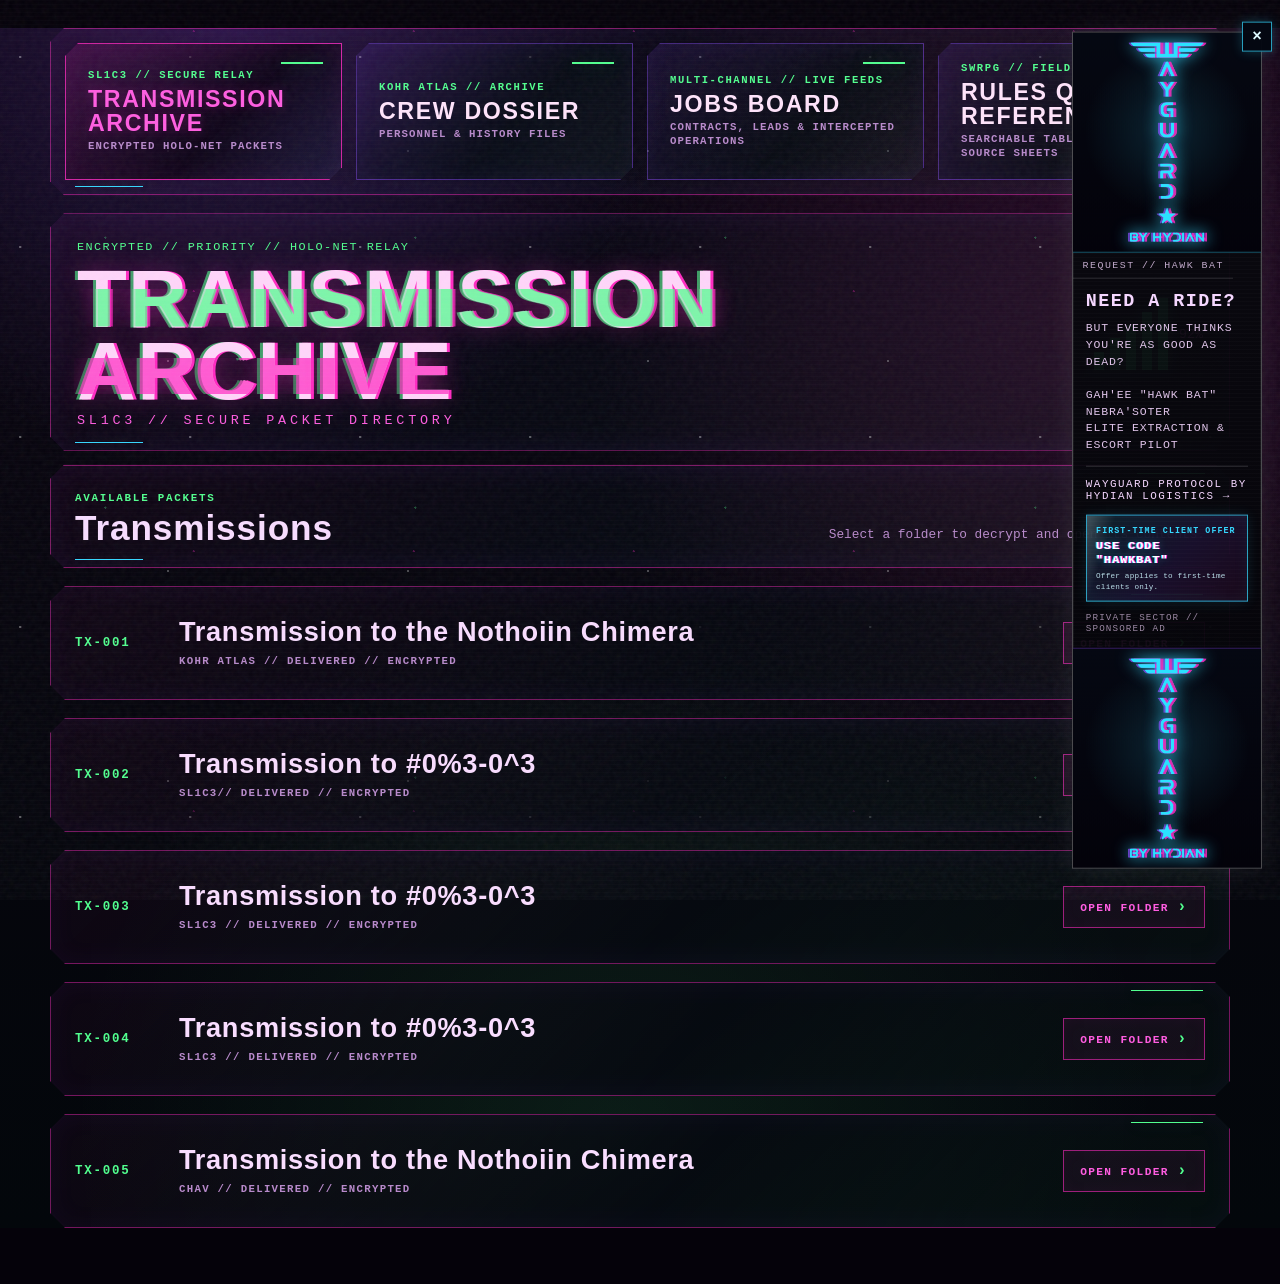
<file: index.html>
<!DOCTYPE html>
<html lang="en">
 <head>
  <meta charset="utf-8"/>
  <meta content="width=device-width, initial-scale=1" name="viewport"/>
  <meta content="#09020f" name="theme-color"/>
  <title>
   SL1C3 Transmission Archive
  </title>
  <link href="styles.css" rel="stylesheet"/>
 </head>
 <body class="archive-page">
  <aside aria-label="Hydian Logistics Wayguard Protocol advertisement" class="hawkbat-rail" id="hawkbatRail">
   <button aria-label="Dismiss Hawk Bat advertisement" class="hawkbat-rail-close" id="hawkbatRailClose" type="button">
    ×
   </button>
   <button aria-controls="hawkbatModal" aria-haspopup="dialog" class="hawkbat-ad" id="hawkbatAd" type="button">
    <span class="hawkbat-image-slot hawkbat-image-slot-top">
     <img alt="Hydian Logistics Wayguard Protocol logo" class="hawkbat-logo" src="assets/wp_logo.png"/>
    </span>
    <span class="hawkbat-ad-top">
     REQUEST // HAWK BAT
    </span>
    <span class="hawkbat-ad-body">
     <strong class="hawkbat-ad-name">
      NEED A RIDE?
     </strong>
     <span class="hawkbat-ad-tagline">
      but everyone thinks you're as good as dead?
      <br/>
      <br/>
      Gah'ee "Hawk Bat" Nebra'Soter
      <br/>
      Elite Extraction &amp; Escort Pilot
     </span>
     <span class="hawkbat-ad-cta">
      Wayguard Protocol by Hydian Logistics →
     </span>
     <span class="hawkbat-discount">
      <span class="hawkbat-discount-label">
       FIRST-TIME CLIENT OFFER
      </span>
      <strong>
       USE CODE "HAWKBAT"
      </strong>
      <small>
       Offer applies to first-time clients only.
      </small>
     </span>
     <span class="hawkbat-ad-status">
      PRIVATE SECTOR // SPONSORED AD
     </span>
    </span>
    <span class="hawkbat-image-slot hawkbat-image-slot-bottom">
     <img alt="Hydian Logistics Wayguard Protocol logo" class="hawkbat-logo" src="assets/wp_logo.png"/>
    </span>
   </button>
  </aside>
  <div aria-labelledby="hawkbatTitle" aria-modal="true" class="hawkbat-modal" hidden="" id="hawkbatModal" role="dialog">
   <div class="hawkbat-modal-card">
    <button aria-label="Close recovery transmission" class="hawkbat-close" id="hawkbatClose" type="button">
     ×
    </button>
    <h2 id="hawkbatTitle">
     Gah'ee Nebra'Soter
    </h2>
    <p class="hawkbat-modal-sub">
     WAYGUARD PROTOCOL // PILOT EN ROUTE
    </p>
    <p class="hawkbat-message">
     Oh… no… You got yourself in trouble because you made poor choices in your life, and now you’re facing the consequences of your actions. Who could’ve seen that coming? I did. - Gah’ee NebraSoter, Wayguard Pilot-Rank 1
     <br/>
     <br/>
     Thank you for contacting Hydian Logistics - Wayguard Protocol. We provide the services others dare not take.
     <br/>
     <br/>
     <li>
      If you’re currently in need of immediate emergency assistance,
      <strong>
       press 1
      </strong>
     </li>
     <li>
      For Rate inquiries,
      <strong>
       press 2
      </strong>
     </li>
     <li>
      To schedule a future service,
      <strong>
       press 3
      </strong>
     </li>
     <li>
      Returning Customers, input your
      <strong>
       membership number
      </strong>
      now
     </li>
    </p>
    <p class="hawkbat-signoff">
     ETA // SOON ENOUGH
    </p>
   </div>
  </div>
  <div aria-hidden="true" class="signal-noise">
  </div>
  <div aria-hidden="true" class="scanlines">
  </div>
  <main class="transmission-shell">
   <nav aria-label="Main archive navigation" class="primary-nav hud-frame">
    <a aria-current="page" class="nav-button active" href="index.html">
     <span class="nav-kicker">
      SL1C3 // SECURE RELAY
     </span>
     <strong>
      TRANSMISSION ARCHIVE
     </strong>
     <small>
      Encrypted Holo-Net packets
     </small>
    </a>
    <a class="nav-button" href="dossier.html">
     <span class="nav-kicker">
      KOHR ATLAS // ARCHIVE
     </span>
     <strong>
      CREW DOSSIER
     </strong>
     <small>
      Personnel &amp; history files
     </small>
    </a>
    <a class="nav-button" href="jobs.html">
     <span class="nav-kicker">
      MULTI-CHANNEL // LIVE FEEDS
     </span>
     <strong>
      JOBS BOARD
     </strong>
     <small>
      Contracts, leads &amp; intercepted operations
     </small>
    </a>
    <a class="nav-button" href="rules.html">
     <span class="nav-kicker">
      SWRPG // FIELD MANUAL
     </span>
     <strong>
      RULES QUICK REFERENCE
     </strong>
     <small>
      Searchable table rules &amp; source sheets
     </small>
    </a>
   </nav>
   <header class="masthead archive-masthead hud-frame">
    <div>
     <p class="eyebrow">
      ENCRYPTED // PRIORITY // HOLO-NET RELAY
     </p>
     <h1 class="glitch-title" data-text="TRANSMISSION ARCHIVE">
      TRANSMISSION ARCHIVE
     </h1>
     <p class="subhead">
      SL1C3 // SECURE PACKET DIRECTORY
     </p>
    </div>
    <div aria-label="signal integrity 92 percent" class="signal-meter">
     <span>
     </span>
     <span>
     </span>
     <span>
     </span>
     <span>
     </span>
     <span>
     </span>
     <small>
      92%
     </small>
    </div>
   </header>
   <section class="archive-directory-heading hud-frame">
    <div>
     <span class="directory-code">
      AVAILABLE PACKETS
     </span>
     <h2>
      Transmissions
     </h2>
    </div>
    <p>
     Select a folder to decrypt and open its contents.
    </p>
   </section>
   <section aria-label="Transmission folders" class="archive-folders">
    <!-- TX-001 // Transmission to the Nothoiin Chimera -->
    <details class="archive-folder transmission-folder">
     <summary>
      <span class="folder-index">
       TX-001
      </span>
      <span class="folder-copy">
       <strong class="folder-title">
        Transmission to the Nothoiin Chimera
       </strong>
       <small>
        KOHR ATLAS // DELIVERED // ENCRYPTED
       </small>
      </span>
      <span aria-hidden="true" class="folder-action">
      </span>
     </summary>
     <div class="folder-content transmission-content">
      <header class="masthead hud-frame">
       <div>
        <p class="eyebrow">
         ENCRYPTED // PRIORITY // HOLO-NET RELAY
        </p>
        <h1 class="glitch-title" data-text="KOHR ATLAS TRANSMISSION">
         KOHR ATLAS TRANSMISSION
        </h1>
        <p class="subhead">
         Transmission to the Nothoiin Chimera
        </p>
       </div>
       <div aria-label="signal integrity 92 percent" class="signal-meter">
        <span>
        </span>
        <span>
        </span>
        <span>
        </span>
        <span>
        </span>
        <span>
        </span>
        <small>
         92%
        </small>
       </div>
      </header>
      <section class="routing hud-frame">
       <div>
        <span>
         TO:
        </span>
        <strong>
         CAPTAIN VISTO*
        </strong>
       </div>
       <div>
        <span>
         CC:
        </span>
        KOHR ATLAS
       </div>
       <div>
        <span>
         CHANNEL:
        </span>
        NOTHOIIN CHIMERA
       </div>
       <div>
        <span>
         ENCRYPTION:
        </span>
        <em>
         VERIFIED
        </em>
       </div>
      </section>
      <section class="grid hero-grid">
       <article class="message-card hud-frame">
        <div class="section-code">
         01 // GREETING
        </div>
        <h2>
         Captain Visto,
        </h2>
        <p>
         please forward this to the rest of KOHR Atlas at your earliest convenience. Looks like I’ll be seeing you again soon. I look forward to the Nothoiin Chimera’s ardent dedication to hospitality.
        </p>
       </article>
       <figure class="glitch-media lip-media" style="--glitch-image: url('assets/kisskiss.png');">
        <img alt="Magenta lip print appearing as a corrupted holographic attachment" src="assets/kisskiss.png">
         <figcaption>
          ATTACHMENT // SIGNAL BREAKUP
         </figcaption>
        </img>
       </figure>
      </section>
      <section class="grid split-grid">
       <figure class="glitch-media" style="--glitch-image: url('assets/k-9s.png');">
        <img alt="Two K-9 series hunting droids, one purple and one pink" src="assets/k-9s.png">
         <figcaption>
          K-9 SERIES // SECURITY ESCORT
         </figcaption>
        </img>
       </figure>
       <article class="message-card hud-frame">
        <div class="section-code">
         02 // PROTECTION
        </div>
        <p>
         I hope this message finds your group of roughians in good standing. You’ll all be delighted to know that I have procured
         <strong>
          two K-9 series hunting droids
         </strong>
         as protection and am not so easily a killable target anymore.
        </p>
       </article>
      </section>
      <section class="message-card hud-frame replication">
       <div class="section-code">
        03 // REPLICATION UPDATE
       </div>
       <p>
        Wonderful news to report. We have already replicated 2 of the data spikes, and things seem to be going very smoothly with no issues. I am confident we can easily create enough for everyone in Kohr Atlas.
       </p>
      </section>
      <aside class="warning-banner" role="note">
       <span class="warning-icon">
        !
       </span>
       <p>
        <strong>
         Ojoh, don't kill me.
        </strong>
        I didn't know the following until recently; Killbolt only just told me.
       </p>
      </aside>
      <section class="mission hud-frame">
       <div class="section-code">
        04 // FINAL ASSIGNMENT
       </div>
       <div class="mission-layout">
        <div>
         <p>
          I was directed to inform you all that once we have the data spikes fully replicated, I will be joining you once again for a final assignment.
         </p>
         <p>
          The data spikes are unfortunately not just usable anywhere; it will require infiltrating a hidden
          <strong>
           ISB data vault stronghold
          </strong>
          in the fringes of
          <strong>
           Wild Space
          </strong>
          ,
          <strong>
           II-0810 Satellite Station
          </strong>
          .
         </p>
         <p>
          This is where all Holo-net monitoring and data farming is kept, and that is where you'll be able to wipe yourself from the net, making yourself a
          <strong>
           ghost in the galaxy.
          </strong>
         </p>
        </div>
        <div aria-label="II-0810 Satellite Station tactical display" class="station-graphic">
         <div class="orbit orbit-a">
         </div>
         <div class="orbit orbit-b">
         </div>
         <div class="orbit orbit-c">
         </div>
         <div class="station-core">
         </div>
         <span class="station-label">
          II-0810
          <br/>
          <small>
           SATELLITE STATION
          </small>
         </span>
        </div>
       </div>
      </section>
      <section class="grid kesh-grid">
       <article class="message-card hud-frame">
        <div class="section-code">
         05 // CHISS ARCHIVE
        </div>
        <p>
         <strong>
          Kesh:
         </strong>
         Isn’t this adorable? Who knew Chiss royalty took such cute baby pictures?
        </p>
        <p class="archive-note">
         SOURCE // CHISS DATABASE // CLASSIFIED
        </p>
       </article>
       <figure class="glitch-media" style="--glitch-image: url('assets/babykesh.png');">
        <img alt="Baby Kesh in ornate Chiss royal garments from a classified archive" src="assets/babykesh.png"/>
        <figcaption>
         ARCHIVE FEED // DATA FRAGMENTED
        </figcaption>
       </figure>
      </section>
      <section class="chess-command hud-frame">
       <span class="prompt">
        TACTICAL INSERT:
       </span>
       <strong>
        SAVRIP B4 TO A4
       </strong>
      </section>
      <footer class="signature-zone">
       <div class="signature-glitch" data-text="SL1C3">
        SL1C3
       </div>
       <div class="footer-meta">
        <span>
         END TRANSMISSION
        </span>
        <span>
         STATUS: DELIVERED // TO BE DICED ADVENTURES
        </span>
        <span>
         https://www.youtube.com/@tobedicedadv
        </span>
       </div>
      </footer>
      <section aria-label="Reply from Kesh" class="reply-thread">
       <article class="reply-card hud-frame">
        <div class="section-code">
         INCOMING // REPLY // KESH
        </div>
        <div class="reply-sender">
         <strong>
          KESH
         </strong>
         <span>
          KOHR ATLAS COMMUNICATION
         </span>
        </div>
        <p>
         <strong>
          REACTION:
         </strong>
         👍 // 👎
        </p>
        <p class="reply-message">
         <strong>
          MESSAGE:
         </strong>
         Where did you get that classified information picture??
        </p>
        <p class="reply-message">
         <strong>
          MESSAGE:
         </strong>
         that is highly inaccurate... there is way more ivory usually
        </p>
        <p class="reply-message">
         <strong>
          MESSAGE:
         </strong>
         the baby is cute though
        </p>
        <p class="archive-note reply-end">
         END TRANSMISSION
        </p>
       </article>
      </section>
     </div>
    </details>
    <!-- TX-002 // Transmission to #0%3-0^3 -->
    <details class="archive-folder transmission-folder">
     <summary>
      <span class="folder-index">
       TX-002
      </span>
      <span class="folder-copy">
       <strong class="folder-title">
        Transmission to #0%3-0^3
       </strong>
       <small>
        SL1C3// DELIVERED // ENCRYPTED
       </small>
      </span>
      <span aria-hidden="true" class="folder-action">
      </span>
     </summary>
     <div class="folder-content transmission-content">
      <header class="masthead hud-frame">
       <div>
        <p class="eyebrow">
         ENCRYPTED // PRIORITY // HOLO-NET RELAY
        </p>
        <h1 class="glitch-title" data-text="SL1C3 TRANSMISSION">
         SL1C3
         <br/>
         TRANSMISSION
        </h1>
        <p class="subhead">
         Transmission to #0%3-0^3
        </p>
       </div>
       <div aria-label="signal integrity 92 percent" class="signal-meter">
        <span>
        </span>
        <span>
        </span>
        <span>
        </span>
        <span>
        </span>
        <span>
        </span>
        <small>
         92%
        </small>
       </div>
      </header>
      <section class="routing hud-frame">
       <div>
        <span>
         TO:
        </span>
        <strong>
         SL1C3*
        </strong>
       </div>
       <div>
        <span>
         CC:
        </span>
        #0%3-0^3
       </div>
       <div>
        <span>
         CHANNEL:
        </span>
        NOTHOIIN CHIMERA
       </div>
       <div>
        <span>
         ENCRYPTION:
        </span>
        <em>
         VERIFIED
        </em>
       </div>
      </section>
      <section class="grid hero-grid">
       <article class="message-card hud-frame">
        <div class="section-code">
         01 //
        </div>
        <h2>
         Hope you're surviving,
        </h2>
        <p>
         Nearly lost a team member, Don't die on me.
        </p>
       </article>
       <figure class="glitch-media lip-media" style="--glitch-image: url('assets/kesh.png');">
        <img alt="Kesh" src="assets/kesh.png"/>
        <figcaption>
         ATTACHMENT // SIGNAL BREAKUP
        </figcaption>
       </figure>
      </section>
      <section class="chess-command hud-frame">
       <span class="prompt">
        TACTICAL INSERT:
       </span>
       <strong>
        ROOK TO G-9
       </strong>
      </section>
      <footer class="signature-zone">
       <div class="signature-kesh" data-text="KESH">
        KESH
       </div>
       <div class="footer-meta">
        <span>
         END TRANSMISSION
        </span>
        <span>
         STATUS: DELIVERED // TO BE DICED ADVENTURES
        </span>
        <span>
         https://www.youtube.com/@tobedicedadv
        </span>
       </div>
      </footer>
      <section aria-label="Reply from Kesh" class="reply-thread">
       <article class="reply-card hud-frame">
        <div class="section-code">
         INCOMING // REPLY // SL1C3
        </div>
        <div class="reply-sender">
         <strong>
          SL1C3
         </strong>
         <span>
          #0%3-0^3 COMMUNICATION
         </span>
        </div>
        <p class="reply-message">
         <strong>
          MESSAGE:
         </strong>
         Who almost died?! I have no plans to run head first into immanent danger any time soon, promise.
        </p>
        <p class="reply-message">
         <strong>
          MESSAGE: Something to cheer you up -
         </strong>
         Because I am absolutely brilliant we have managed to replicate enough data spikes for the entire crew and a few extra if needed. Currently working on reconnaissance for II-0810.
        </p>
        <p class="archive-note reply-end">
         END TRANSMISSION
        </p>
       </article>
      </section>
     </div>
    </details>
    <!-- TX-003 // Transmission to #0%3-0^3 -->
    <details class="archive-folder transmission-folder">
     <summary>
      <span class="folder-index">
       TX-003
      </span>
      <span class="folder-copy">
       <strong class="folder-title">
        Transmission to #0%3-0^3
       </strong>
       <small>
        SL1C3  // DELIVERED // ENCRYPTED
       </small>
      </span>
      <span aria-hidden="true" class="folder-action">
      </span>
     </summary>
     <div class="folder-content transmission-content">
      <header class="masthead hud-frame">
       <div>
        <p class="eyebrow">
         ENCRYPTED // PRIORITY // HOLO-NET RELAY
        </p>
        <h1 class="glitch-title" data-text="EGO TRANSMISSION">
         EGO TRANSMISSION
        </h1>
        <p class="subhead">
         Glittering Starlight // Tour Invitation
        </p>
       </div>
       <div aria-label="signal integrity 92 percent" class="signal-meter">
        <span>
        </span>
        <span>
        </span>
        <span>
        </span>
        <span>
        </span>
        <span>
        </span>
        <small>
         92%
        </small>
       </div>
      </header>
      <section class="routing hud-frame">
       <div>
        <span>
         TO:
        </span>
        <strong>
         SL1C3
        </strong>
       </div>
       <div>
        <span>
         CC:
        </span>
        KOHR ATLAS
       </div>
       <div>
        <span>
         CHANNEL:
        </span>
        PRIVATE HOLO-NET
       </div>
       <div>
        <span>
         ENCRYPTION:
        </span>
        <em>
         VERIFIED
        </em>
       </div>
      </section>
      <section class="message-card hud-frame replication">
       <div class="section-code">
        01 // RAPID PACKETS
       </div>
       <p>
        Sli
       </p>
       <p>
        SLUCDE
       </p>
       <p>
        COMEBTIO THE TOER
       </p>
       <p>
        GLITRERNG STOELLIGHT
       </p>
       <p>
        Ryloth CONTOUR
       </p>
       <p>
        WalT
       </p>
      </section>
      <section class="message-card hud-frame replication">
       <div class="section-code">
        02 // TICKET ATTACHMENT
       </div>
       <div aria-label="Glittering Starlight tour ticket" class="ticket-insert">
        <div class="ticket-row">
         <span class="ticket-label">
          ADMISSION
         </span>
         <strong class="ticket-main">
          500 CREDITS
         </strong>
        </div>
        <div class="ticket-row">
         <span class="ticket-label">
          TICKET TYPE
         </span>
         <strong class="ticket-main">
          GENERAL ADMISSION
         </strong>
        </div>
        <h3>
         GLITTERING STARLIGHT TOUR
        </h3>
        <p>
         See Isadora perform
         <em>
          Solar Fracture
         </em>
         , the breakout song that launched her into the galactic spotlight.
        </p>
        <div class="ticket-label">
         TOUR DATES
        </div>
        <p class="ticket-dates">
         RYLOTH // MONTH 4 // DAY 37
        </p>
        <p class="ticket-dates">
         TATOOINE // MONTH 4 // DAY 39
        </p>
       </div>
      </section>
      <footer class="signature-zone">
       <div class="signature-ego" data-text="EGO">
        EGO
       </div>
       <div class="footer-meta">
        <span>
         END TRANSMISSION
        </span>
        <span>
         STATUS: DELIVERED // SECURE HOLO-NET
        </span>
       </div>
      </footer>
     </div>
    </details>
    <!-- TX-004 // Transmission to #0%3-0^3 -->
    <details class="archive-folder transmission-folder">
     <summary>
      <span class="folder-index">
       TX-004
      </span>
      <span class="folder-copy">
       <strong class="folder-title">
        Transmission to #0%3-0^3
       </strong>
       <small>
        SL1C3 // DELIVERED // ENCRYPTED
       </small>
      </span>
      <span aria-hidden="true" class="folder-action">
      </span>
     </summary>
     <div class="folder-content transmission-content">
      <header class="masthead hud-frame">
       <div>
        <p class="eyebrow">
         ENCRYPTED // PRIORITY // HOLO-NET RELAY
        </p>
        <h1 class="glitch-title" data-text="KESH TRANSMISSION">
         KESH TRANSMISSION
        </h1>
        <p class="subhead">
         Unstable holo-net signal // Concert Plans
        </p>
       </div>
       <div aria-label="signal integrity 92 percent" class="signal-meter">
        <span>
        </span>
        <span>
        </span>
        <span>
        </span>
        <span>
        </span>
        <span>
        </span>
        <small>
         92%
        </small>
       </div>
      </header>
      <section class="routing hud-frame">
       <div>
        <span>
         TO:
        </span>
        <strong>
         SL1C3
        </strong>
       </div>
       <div>
        <span>
         CC:
        </span>
        KOHR ATLAS
       </div>
       <div>
        <span>
         CHANNEL:
        </span>
        PRIVATE HOLO-NET
       </div>
       <div>
        <span>
         ENCRYPTION:
        </span>
        <em>
         VERIFIED
        </em>
       </div>
      </section>
      <section class="message-card hud-frame replication">
       <div class="section-code">
        01 // VOICE TRANSCRIPTION
       </div>
       <p>
        Hello Sl-Tu'vunn, you are important, and hanbsduio... I'm seeing trails in fire right now and they're majestic, like your computer skills, stars are pretty tonight...
       </p>
       <p>
        I broke a Vibrosword, hand isn't hurt, I hurt though
       </p>
       <p>
        [streams of laughter]
       </p>
       <p>
        I agreed to see a show, I don't know much about music, not a thing where I'm from, but hakjojhsdhsdk el'cere does it sound fascinating
       </p>
      </section>
      <section class="message-card hud-frame replication">
       <div class="section-code">
        02 // CSILLAN LANGUAGE FRAGMENTS
       </div>
       <p class="packet-noise">
        [untranslated Csillan-language fragments // incoherent]
       </p>
       <p class="packet-noise">
        “Ch’ezh… khir’oh… zhe’la—”
       </p>
       <p class="packet-noise">
        “Tch’iri vel… nza’kesh… ahahaha”
       </p>
       <p class="packet-noise">
        [additional unintelligible voice-to-text; laughter detected]
       </p>
      </section>
      <footer class="signature-zone">
       <div class="signature-kesh" data-text="KESH">
        KESH
       </div>
       <div class="footer-meta">
        <span>
         END TRANSMISSION
        </span>
        <span>
         STATUS: DELIVERED // SECURE HOLO-NET
        </span>
       </div>
      </footer>
      <section aria-label="Reply from SL1C3" class="reply-thread">
       <article class="reply-card hud-frame">
        <div class="section-code">
         INCOMING // REPLY // SL1C3
        </div>
        <div class="reply-sender">
         <strong>
          SL1C3
         </strong>
         <span>
          SECURE HOLO-NET COMMUNICATION
         </span>
        </div>
        <p class="reply-message">
         <strong>
          MESSAGE:
         </strong>
         Seems like you are having a well-deserved fun time; please find some water and a comfortable bed. Ego sent me the tickets; I can take a break from reconnaissance to come to the concert. I'll see you there!
        </p>
        <p class="reply-message">
         <strong>
          MESSAGE:
         </strong>
         Should I try and hack in to upgrade our tickets to VIP?
        </p>
        <p class="archive-note reply-end">
         END TRANSMISSION
        </p>
       </article>
      </section>
     </div>
    </details>
    <!-- TX-005 // Transmission to the Nothoiin Chimera -->
    <details class="archive-folder transmission-folder">
     <summary>
      <span class="folder-index">
       TX-005
      </span>
      <span class="folder-copy">
       <strong class="folder-title">
        Transmission to the Nothoiin Chimera
       </strong>
       <small>
        CHAV // DELIVERED // ENCRYPTED
       </small>
      </span>
      <span aria-hidden="true" class="folder-action">
      </span>
     </summary>
     <div class="folder-content transmission-content">
      <header class="masthead hud-frame">
       <div>
        <p class="eyebrow">
         ENCRYPTED // PRIORITY // HOLO-NET RELAY
        </p>
        <h1 class="glitch-title" data-text="SL1C3 TRANSMISSION">
         SL1C3 TRANSMISSION
        </h1>
        <p class="subhead">
         Private correspondence // Captain Visto
        </p>
       </div>
       <div aria-label="signal integrity 92 percent" class="signal-meter">
        <span>
        </span>
        <span>
        </span>
        <span>
        </span>
        <span>
        </span>
        <span>
        </span>
        <small>
         92%
        </small>
       </div>
      </header>
      <section class="routing hud-frame">
       <div>
        <span>
         TO:
        </span>
        <strong>
         CAPTAIN VISTO
        </strong>
       </div>
       <div>
        <span>
         CC:
        </span>
        PRIVATE
       </div>
       <div>
        <span>
         CHANNEL:
        </span>
        NOTHOIIN CHIMERA
       </div>
       <div>
        <span>
         ENCRYPTION:
        </span>
        <em>
         VERIFIED
        </em>
       </div>
      </section>
      <section class="message-card hud-frame replication">
       <div class="section-code">
        01 // PRIVATE INVITATION
       </div>
       <p>
        Greetings
        <strong>
         Captain
        </strong>
        ,
       </p>
       <p>
        Ego and Kesh pinged me about the concert. I’ve gathered enough intel on the other project to take a little leave out of my schedule, so looks like I’ll be making the trip to Ryloth.
       </p>
       <p>
        Excited to catching up with you and the rest of the crew. I was poking around the ticket options and spotted some private booths. Better seats and a little privacy. Figured I’d see if you were interested in splitting one.
       </p>
       <p>
        —
       </p>
       <aside aria-label="Character roleplay context" class="roleplay-reference hud-frame">
        <span class="section-code">
         SUPPLEMENTAL ARCHIVE // ROLEPLAY CONTEXT
        </span>
        <h3>
         SL1C3 + CHAV // CONTEXT LOG
        </h3>
        <p>
         Related character roleplay and context for this private correspondence.
        </p>
        <a href="https://docs.google.com/document/d/1Kl0d4kpsun1QlcrwW1YrQOXwGSkkIil1EBwc9yl0-2A/edit?tab=t.0" rel="noopener noreferrer" target="_blank">
         OPEN ROLEPLAY TRANSCRIPT ↗
        </a>
       </aside>
      </section>
      <footer class="signature-zone">
       <div class="signature-glitch" data-text="SL1C3">
        SL1C3
       </div>
       <div class="footer-meta">
        <span>
         END TRANSMISSION
        </span>
        <span>
         STATUS: DELIVERED // SECURE HOLO-NET
        </span>
       </div>
      </footer>
      <section aria-label="Reply from CHAV" class="reply-thread">
       <article class="reply-card hud-frame">
        <div class="section-code">
         INCOMING // REPLY // CHAV
        </div>
        <div class="reply-sender">
         <strong>
          CHAV
         </strong>
         <span>
          SECURE HOLO-NET COMMUNICATION
         </span>
        </div>
        <p class="reply-message">
         <strong>
          MESSAGE:
         </strong>
         My my, that sounds incredibly tempting. I've been wondering if you would be interested in another punching lesson. Unfortunately... I kind of got my hands full with about 25 new "employees" from our most recent job out here that has quite a bit of logistics involved with it, so... I paid for the crew to go while I sort things out here. I'm sorry.
        </p>
        <p class="archive-note reply-end">
         END TRANSMISSION
        </p>
       </article>
      </section>
      <section aria-label="Reply from SL1C3" class="reply-thread">
       <article class="reply-card hud-frame">
        <div class="section-code">
         INCOMING // REPLY // SL1C3
        </div>
        <div class="reply-sender">
         <strong>
          SL1C3
         </strong>
         <span>
          SECURE HOLO-NET COMMUNICATION
         </span>
        </div>
        <p class="reply-message">
         <strong>
          MESSAGE:
         </strong>
         Well that’s thoroughly disappointing, but I’m glad you can finally outfit the Chimera properly with a full crew. Where on earth did you find 25 hooligans to join your merry band of renegades? I’ll assume my part time Astrgoation position has been filled for now. I also have some upgrades you might be interested in, but I’ll save those details for next time I see you. Ehem also just for clarity are our ‘punching lessons’ exclusive?
        </p>
        <p class="archive-note reply-end">
         END TRANSMISSION
        </p>
       </article>
      </section>
      <section aria-label="Reply from SL1C3" class="reply-thread">
       <article class="reply-card hud-frame">
        <div class="section-code">
         INCOMING // REPLY // SL1C3
        </div>
        <div class="reply-sender">
         <strong>
          SL1C3
         </strong>
         <span>
          SECURE HOLO-NET COMMUNICATION // 00:30 AFTER PREVIOUS PACKET
         </span>
        </div>
        <p class="reply-message">
         <strong>
          MESSAGE:
         </strong>
         I’m realizing that could be taken as if I wanted to bring someone else into our punching lessons and not if we are having punching lessons separately with other people.
        </p>
        <p class="archive-note reply-end">
         END TRANSMISSION
        </p>
       </article>
      </section>
      <section aria-label="Reply from SL1C3" class="reply-thread">
       <article class="reply-card hud-frame">
        <div class="section-code">
         INCOMING // REPLY // SL1C3
        </div>
        <div class="reply-sender">
         <strong>
          SL1C3
         </strong>
         <span>
          SECURE HOLO-NET COMMUNICATION // 01:00 AFTER PREVIOUS PACKET
         </span>
        </div>
        <p class="reply-message">
         <strong>
          MESSAGE:
         </strong>
         The punching lessons are sex right? This innuendo is frustrating.
        </p>
        <p class="archive-note reply-end">
         END TRANSMISSION
        </p>
       </article>
      </section>
      <section aria-label="Reply from CHAV" class="reply-thread">
       <article class="reply-card hud-frame">
        <div class="section-code">
         INCOMING // REPLY // CHAV
        </div>
        <div class="reply-sender">
         <strong>
          CHAV
         </strong>
         <span>
          SECURE HOLO-NET COMMUNICATION
         </span>
        </div>
        <div class="media-placeholder">
         <span class="section-code">
          ATTACHMENT // VIDEO FOOTAGE
         </span>
         <strong>
          PIRATE BASE ASSAULT // SURVIVORS
         </strong>
         <p>
          VIDEO FILE NOT YET ATTACHED // Insert footage here when available.
         </p>
        </div>
        <p class="reply-message">
         <strong>
          MESSAGE:
         </strong>
         the survivors.
        </p>
        <p class="reply-message">
         <strong>
          MESSAGE:
         </strong>
         RE: PUNCHING LESSONS
        </p>
        <p class="reply-message">
         <strong>
          MESSAGE:
         </strong>
         .............do you want to exclusively have sex with each other?
        </p>
        <p class="archive-note reply-end">
         END TRANSMISSION
        </p>
       </article>
      </section>
      <section aria-label="Reply from SL1C3" class="reply-thread">
       <article class="reply-card hud-frame">
        <div class="section-code">
         INCOMING // REPLY // SL1C3
        </div>
        <div class="reply-sender">
         <strong>
          SL1C3
         </strong>
         <span>
          SECURE HOLO-NET COMMUNICATION
         </span>
        </div>
        <p class="reply-message">
         <strong>
          MESSAGE:
         </strong>
         RE VIDEO:
        </p>
        <p class="reply-message">
         <strong>
          MESSAGE:
         </strong>
         Oh…that was…thorough.
        </p>
        <p class="reply-message">
         <strong>
          MESSAGE:
         </strong>
         RE PUNCHING LESSONS:
        </p>
        <p class="reply-message">
         <strong>
          MESSAGE:
         </strong>
         Me? I wasn’t insinuating I would prefer either answer! I didn’t want to make any kind of social faux pas.
        </p>
        <p class="reply-message">
         <strong>
          MESSAGE:
         </strong>
         Given your rather endearing delusions of grandeur and hubris of truly impressive proportions, I thought it best to inquire whether possessiveness was another charming Nothoiin trait.
        </p>
        <p class="reply-message">
         <strong>
          MESSAGE:
         </strong>
         If YOU wanted to be exclusive then I would be happy to oblige. I’m perfectly fine either way.
        </p>
        <p class="archive-note reply-end">
         END TRANSMISSION
        </p>
       </article>
      </section>
      <section aria-label="Reply from CHAV" class="reply-thread">
       <article class="reply-card hud-frame">
        <div class="section-code">
         INCOMING // REPLY // CHAV
        </div>
        <div class="reply-sender">
         <strong>
          CHAV
         </strong>
         <span>
          SECURE HOLO-NET COMMUNICATION
         </span>
        </div>
        <p class="reply-message">
         <strong>
          MESSAGE:
         </strong>
         I wouldn't say my traits and Nothoiin traits are exactly flying in formation. Otherwise I would've stayed back home and been oppressed by the empire.
        </p>
        <p class="reply-message">
         <strong>
          MESSAGE:
         </strong>
         Semantics.
        </p>
        <p class="reply-message">
         <strong>
          MESSAGE:
         </strong>
         Exclusivity with me would mean a lot of things. Namely traveling around the galaxy on a freighter, dodging the empire, Kesh's cooking, and whatever crazy plot Kohr Atlas is wrapped up in at the time that by all rights should get us killed. And that's not ideal for a lot of people. So, in any kind of relationship, I don't expect exclusivity.
        </p>
        <p class="reply-message">
         <strong>
          MESSAGE:
         </strong>
         On your end... You have that boss I want to eject into the nearest star. And besides that, I don't really know what your five cycle plan might be at the moment.
        </p>
        <p class="archive-note reply-end">
         END TRANSMISSION
        </p>
       </article>
      </section>
      <section aria-label="Reply from SL1C3" class="reply-thread">
       <article class="reply-card hud-frame">
        <div class="section-code">
         INCOMING // REPLY // SL1C3
        </div>
        <div class="reply-sender">
         <strong>
          SL1C3
         </strong>
         <span>
          SECURE HOLO-NET COMMUNICATION
         </span>
        </div>
        <p class="reply-message">
         <strong>
          MESSAGE:
         </strong>
         You make it sound like I’m offering a binding ceremony, but if traveling with the crew is a requirement for dating I’ll have to refrain for now. My current life plan does not account for more than a couple standard hours…it’s a work in progress. And I’ll be stationed with my current employer at least until the data spike situation is resolved, so professional working relationship it is I suppose.
        </p>
        <p class="reply-message">
         <strong>
          MESSAGE:
         </strong>
         It would have been nice to see you regardless, I wanted to introduce you to my pilot friend who is giving me transport over. Maybe next time.
        </p>
        <p class="archive-note reply-end">
         END TRANSMISSION
        </p>
       </article>
      </section>
      <section aria-label="Reply from CHAV" class="reply-thread">
       <article class="reply-card hud-frame">
        <div class="section-code">
         INCOMING // REPLY // CHAV
        </div>
        <div class="reply-sender">
         <strong>
          CHAV
         </strong>
         <span>
          SECURE HOLO-NET COMMUNICATION
         </span>
        </div>
        <p class="reply-message">
         <strong>
          MESSAGE:
         </strong>
         I didn't mean for it to come off so intense, written communication is dead. I was just emphasizing that I'm on the move a lot. So, it wouldn't be like we were meeting up for dinner every night or anything (unless you were traveling with me). But, if you wanted something more casual and the distance/time isn't a problem, then that's fine for me.
        </p>
        <p class="reply-message">
         <strong>
          MESSAGE:
         </strong>
         And for the record, exclusivity isn't part of any of what I just said. So... Go nuts?
        </p>
        <p class="reply-message">
         <strong>
          MESSAGE:
         </strong>
         You want me to meet your pilot friend? Are they also looking for punching lessons? I didn't know this talk of exclusivity was going to end with you inviting a third.
        </p>
        <p class="reply-message">
         <strong>
          MESSAGE:
         </strong>
         😜
        </p>
        <p class="archive-note reply-end">
         END TRANSMISSION
        </p>
       </article>
      </section>
      <section aria-label="Reply from SL1C3" class="reply-thread">
       <article class="reply-card hud-frame">
        <div class="section-code">
         INCOMING // REPLY // SL1C3
        </div>
        <div class="reply-sender">
         <strong>
          SL1C3
         </strong>
         <span>
          SECURE HOLO-NET COMMUNICATION
         </span>
        </div>
        <p class="reply-message">
         <strong>
          MESSAGE:
         </strong>
         I’m not really the ‘dinner every night’ kind of girl anyways. Casual sounds…nice.
        </p>
        <p class="reply-message">
         <strong>
          MESSAGE:
         </strong>
         Also, not that kind of friend you scoundrel. Though who knows maybe you two would hit it off.
        </p>
        <p class="reply-message">
         <strong>
          MESSAGE:
         </strong>
         I have some more work to finish up before I can take leave from here.
        </p>
        <p class="reply-message">
         <strong>
          MESSAGE:
         </strong>
         Safe Travels Captain. 💋
        </p>
        <p class="archive-note reply-end">
         END TRANSMISSION
        </p>
       </article>
      </section>
     </div>
    </details>
   </section>
  </main>
  <script>
   (() => {
      const rail = document.getElementById("hawkbatRail");
      const ad = document.getElementById("hawkbatAd");
      const modal = document.getElementById("hawkbatModal");
      const close = document.getElementById("hawkbatClose");
      const railClose = document.getElementById("hawkbatRailClose");

      function openHawkBat() {
        modal.hidden = false;
        close.focus();
      }

      function closeHawkBat() {
        modal.hidden = true;
        ad.focus();
      }

      ad.addEventListener("click", openHawkBat);
      close.addEventListener("click", closeHawkBat);

      railClose.addEventListener("click", (event) => {
        event.stopPropagation();
        rail.hidden = true;
      });

      modal.addEventListener("click", (event) => {
        if (event.target === modal) closeHawkBat();
      });

      document.addEventListener("keydown", (event) => {
        if (event.key === "Escape" && !modal.hidden) closeHawkBat();
      });
    })();
  </script>
 </body>
</html>
</file>
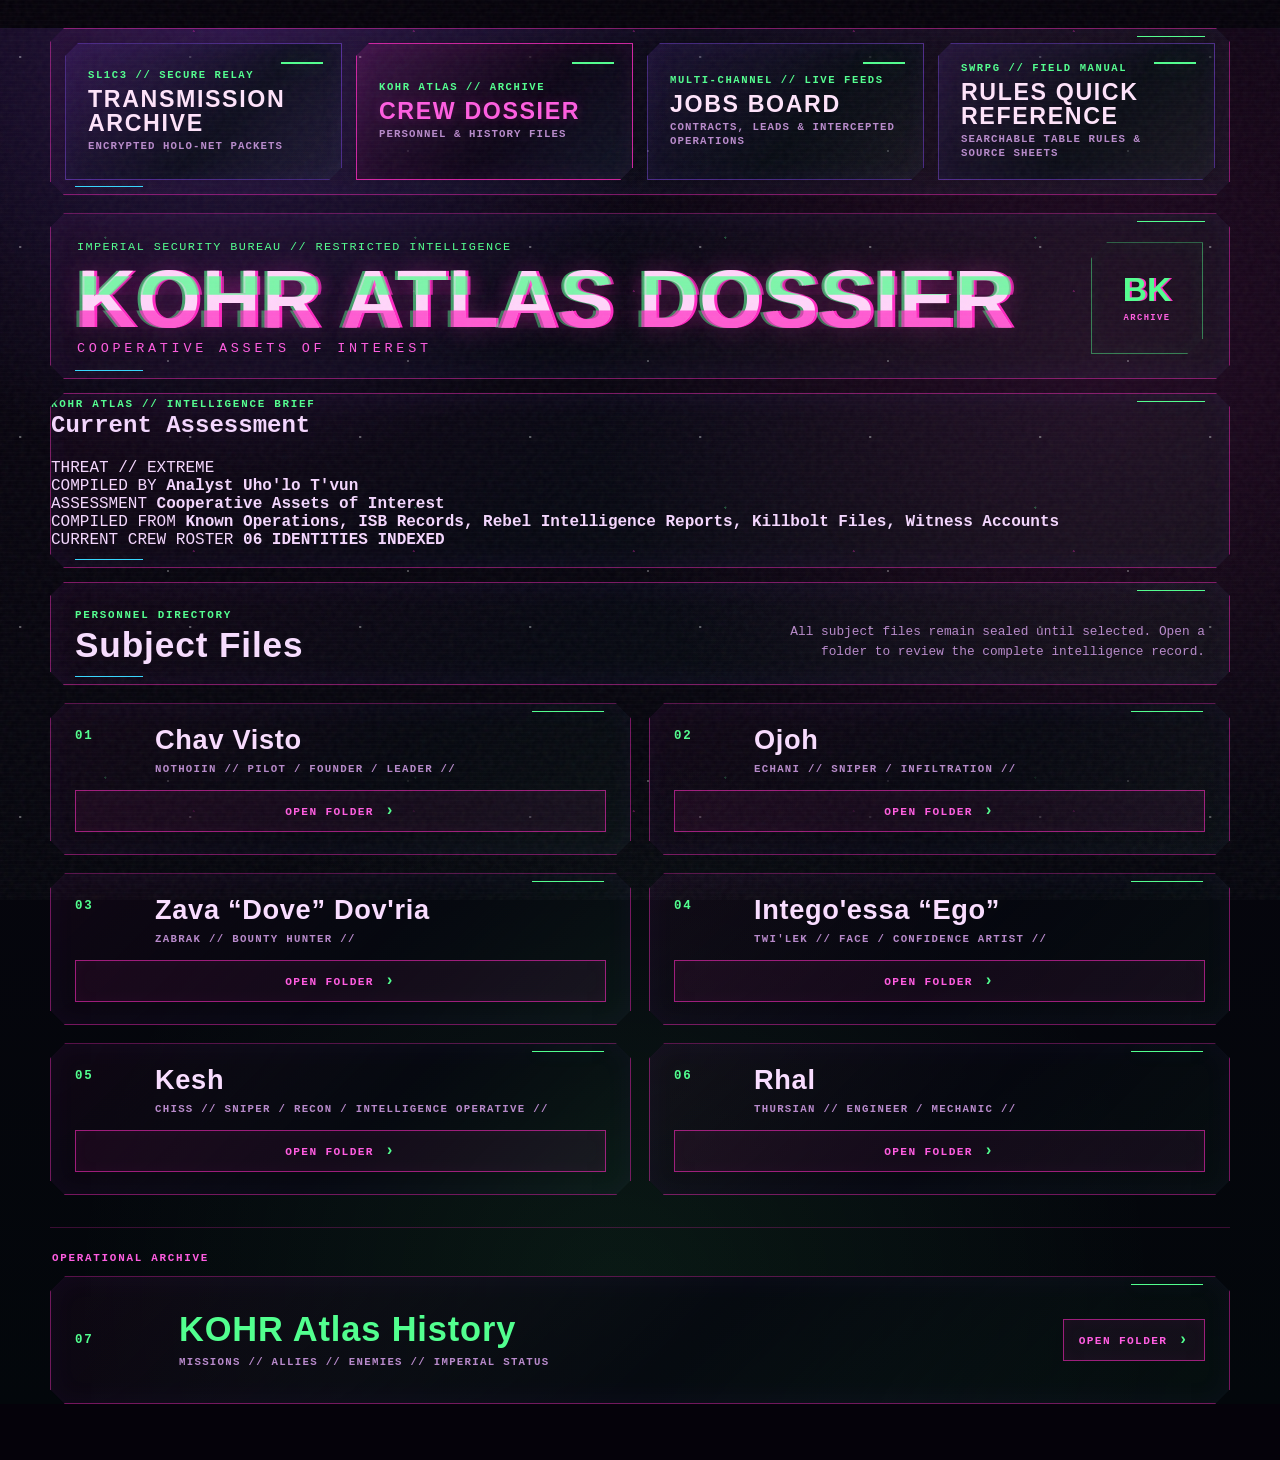
<file: dossier.html>
<!doctype html>
<html lang="en">
<head>
  <meta charset="utf-8" />
  <meta name="viewport" content="width=device-width, initial-scale=1" />
  <meta name="theme-color" content="#09020f" />
  <title>ISB Dossier: KOHR Atlas</title>
  <link rel="stylesheet" href="styles.css" />
</head>
<body class="dossier-page">
  <div class="signal-noise" aria-hidden="true"></div>
  <div class="scanlines" aria-hidden="true"></div>

  <main class="transmission-shell">
<nav class="primary-nav hud-frame" aria-label="Main archive navigation">
  <a class="nav-button" href="index.html">
    <span class="nav-kicker">SL1C3 // SECURE RELAY</span>
    <strong>TRANSMISSION ARCHIVE</strong>
    <small>Encrypted Holo-Net packets</small>
  </a>
  <a class="nav-button active" href="dossier.html" aria-current="page">
    <span class="nav-kicker">KOHR ATLAS // ARCHIVE</span>
    <strong>CREW DOSSIER</strong>
    <small>Personnel &amp; history files</small>
  </a>
  <a class="nav-button" href="jobs.html">
    <span class="nav-kicker">MULTI-CHANNEL // LIVE FEEDS</span>
    <strong>JOBS BOARD</strong>
    <small>Contracts, leads &amp; intercepted operations</small>
  </a>
  <a class="nav-button" href="rules.html">
    <span class="nav-kicker">SWRPG // FIELD MANUAL</span>
    <strong>RULES QUICK REFERENCE</strong>
    <small>Searchable table rules &amp; source sheets</small>
  </a>
</nav>

    <header class="masthead archive-masthead hud-frame">
      <div>
        <p class="eyebrow">IMPERIAL SECURITY BUREAU // RESTRICTED INTELLIGENCE</p>
        <h1 class="glitch-title dossier-display" data-text="KOHR ATLAS DOSSIER">KOHR ATLAS DOSSIER</h1>
        <p class="subhead">COOPERATIVE ASSETS OF INTEREST</p>
      </div>
      <div class="dossier-node" aria-hidden="true">
        <span>BK</span>
        <small>ARCHIVE</small>
      </div>
    </header>

    <section class="intel-brief hud-frame" aria-labelledby="brief-title">
      <div class="brief-topline">
        <div>
          <span class="directory-code">KOHR ATLAS // INTELLIGENCE BRIEF</span>
          <h2 id="brief-title">Current Assessment</h2>
        </div>
        <span class="brief-threat">THREAT // EXTREME</span>
      </div>

      <div class="brief-grid">
        <div class="brief-metadata">
          <div class="meta-row"><span>COMPILED BY</span><strong> Analyst Uho'lo T'vun</strong></div>
          <div class="meta-row"><span>ASSESSMENT</span><strong> Cooperative Assets of Interest</strong></div>
          <div class="meta-row meta-source"><span>COMPILED FROM</span><strong> Known Operations, ISB Records, Rebel Intelligence Reports, Killbolt Files, Witness Accounts</strong></div>
        </div>

        <div class="roster-panel">
          <div class="roster-heading">
            <span>CURRENT CREW ROSTER</span>
            <strong>06 IDENTITIES INDEXED</strong>
            <br>
            <br>
          </div>
          </div>
        </div>
      </div>
    </section>

    <section class="archive-directory-heading hud-frame">
      <div>
        <span class="directory-code">PERSONNEL DIRECTORY</span>
        <h2>Subject Files</h2>
      </div>
      <p>All subject files remain sealed until selected. Open a folder to review the complete intelligence record.</p>
    </section>

    <section class="dossier-folder-grid" aria-label="KOHR Atlas crew folders">
      <details class="archive-folder dossier-folder">
        <summary>
          <span class="folder-index">01</span>
          <span class="folder-copy">
            <strong class="folder-title">Chav Visto</strong>
            <small>NOTHOIIN // PILOT / FOUNDER / LEADER //</small>
          </span>
          <span class="folder-action" aria-hidden="true"></span>
        </summary>
        <div class="folder-content subject-file">
          <div class="subject-header">
            <div>
              <span class="subject-code">SUBJECT // 01</span>
              <h3>CHAV VISTO</h3>
            </div>
          </div>
          <div class="subject-facts">
            <div><span>SPECIES</span><strong>Nothoiin</strong></div>
            <div><span>ROLE</span><strong>Pilot / Founder / Leader</strong></div>
          </div>
          <div class="intel-columns">
            <section class="intel-block">
              <h4>Known History</h4>
              <ul>
                <li>Former Imperial Naval Academy cadet.</li>
                <li>Expelled after theft/crash of prototype vessel.</li>
                <li>Former ISB operative under alias <strong>Agent Lancer</strong>.</li>
                <li>Former Rebel Commander known as <strong>Golden Ghost</strong>.</li>
                <li>Founder of KOHR Atlas.</li>
                <li>Survivor of Killbolt's cortex bomb.</li>
              </ul>
            </section>
            <section class="intel-block">
              <h4>Notable Operations</h4>
              <ul>
                <li>Jewel of Yavin theft.</li>
                <li>Battle of Nothoiin.</li>
                <li>Multiple prison breaks.</li>
                <li>Imperial station raid.</li>
                <li>Slave liberation operations.</li>
              </ul>
            </section>
            <section class="intel-block strengths">
              <h4>Strengths</h4>
              <ul>
                <li>Elite pilot.</li>
                <li>Exceptional improviser.</li>
                <li>Natural leadership ability.</li>
                <li>High social influence.</li>
                <li>Operates effectively under extreme pressure.</li>
              </ul>
            </section>
            <section class="intel-block weaknesses">
              <h4>Weaknesses</h4>
              <ul>
                <li>Protects crew at personal cost.</li>
                <li>Competitive.</li>
                <li>Refuses to retreat when prudent.</li>
              </ul>
            </section>
          </div>
          <div class="assessment-grid">
            <blockquote><span>ANALYST REMARKS</span>Subject demonstrates an alarming tendency to survive situations that should result in termination.</blockquote>
            <blockquote class="uho-note"><span>UHO ASSESSMENT</span>Former ISB. Former Rebel Commander. Extremely dangerous. Potential source of intelligence regarding Killbolt.</blockquote>
          </div>
        </div>
      </details>

      <details class="archive-folder dossier-folder">
        <summary>
          <span class="folder-index">02</span>
          <span class="folder-copy">
            <strong class="folder-title">Ojoh</strong>
            <small>ECHANI // SNIPER / INFILTRATION //</small>
          </span>
          <span class="folder-action" aria-hidden="true"></span>
        </summary>
        <div class="folder-content subject-file">
          <div class="subject-header">
            <div><span class="subject-code">SUBJECT // 02</span><h3>OJOH</h3></div>
          </div>
          <div class="subject-facts">
            <div><span>SPECIES</span><strong>Echani</strong></div>
            <div><span>ROLE</span><strong>Sniper / Infiltration Specialist</strong></div>
            <div><span>FORCE SENSITIVE</span><strong>Potential from visual feeds, unconfirmed</strong></div>
          </div>
          <div class="intel-columns">
            <section class="intel-block">
              <h4>Known History</h4>
              <ul>
                <li>One of “The Brothers.”</li>
                <li>Former Pathfinder.</li>
                <li>Former Krill Squad / Nexu Prowlers.</li>
                <li>Officially listed deceased after Yavin.</li>
                <li>Subject of long-term Killbolt investigation.</li>
              </ul>
            </section>
            <section class="intel-block">
              <h4>Known Activities</h4>
              <ul>
                <li>Imperial station infiltration.</li>
                <li>Successfully impersonated an Imperial Moff.</li>
                <li>Numerous anti-Imperial operations.</li>
              </ul>
            </section>
            <section class="intel-block strengths">
              <h4>Strengths</h4>
              <ul>
                <li>Reconnaissance.</li>
                <li>Sniping.</li>
                <li>Stealth.</li>
                <li>Patience.</li>
                <li>Force sensitivity.</li>
              </ul>
            </section>
            <section class="intel-block weaknesses">
              <h4>Weaknesses</h4>
              <ul>
                <li>Loyalty to crew.</li>
                <li>Loyalty to Rhal.</li>
              </ul>
            </section>
          </div>
          <div class="assessment-grid">
            <blockquote><span>ANALYST REMARKS</span>Subject routinely exceeds projected operational capability.</blockquote>
            <blockquote class="uho-note"><span>UHO ASSESSMENT</span>Highly effective insurgent operative. Force sensitivity introduces significant unpredictability.</blockquote>
          </div>
        </div>
      </details>

      <details class="archive-folder dossier-folder">
        <summary>
          <span class="folder-index">03</span>
          <span class="folder-copy">
            <strong class="folder-title">Zava “Dove” Dov'ria</strong>
            <small>ZABRAK // BOUNTY HUNTER //</small>
          </span>
          <span class="folder-action" aria-hidden="true"></span>
        </summary>
        <div class="folder-content subject-file">
          <div class="subject-header">
            <div><span class="subject-code">SUBJECT // 03</span><h3>ZAVA “DOVE” DOV'RIA</h3></div>
          </div>
          <div class="subject-facts">
            <div><span>SPECIES</span><strong>Zabrak</strong></div>
            <div><span>ROLE</span><strong>Bounty Hunter</strong></div>
          </div>
          <div class="intel-columns">
            <section class="intel-block">
              <h4>Known History</h4>
              <ul>
                <li>Professional bounty hunter.</li>
                <li>Early KOHR Atlas associate.</li>
                <li>Extensive underworld connections.</li>
                <li>Significant Hutt-world experience.</li>
              </ul>
            </section>
            <section class="intel-block">
              <h4>Notable Intelligence</h4>
              <ul>
                <li>Assisted in slave liberation operations.</li>
                <li>Maintains numerous criminal and mercenary contacts.</li>
                <li>Possesses potentially valuable information on Hutt activities.</li>
              </ul>
            </section>
            <section class="intel-block strengths">
              <h4>Strengths</h4>
              <ul><li>Combat.</li><li>Tracking.</li><li>Survival.</li><li>Underworld intelligence.</li></ul>
            </section>
            <section class="intel-block weaknesses">
              <h4>Weaknesses</h4>
              <ul><li>Pride.</li><li>Independence.</li></ul>
            </section>
          </div>
          <div class="outstanding-note"><span>OUTSTANDING NOTE</span>Crew continues referencing a 60,000 credit debt owed to Chav.</div>
          <div class="assessment-grid">
            <blockquote><span>ANALYST REMARKS</span>Subject's network may be more dangerous than the subject herself.</blockquote>
            <blockquote class="uho-note"><span>UHO ASSESSMENT</span>Skilled hunter. Valuable source of underworld intelligence.</blockquote>
          </div>
        </div>
      </details>

      <details class="archive-folder dossier-folder">
        <summary>
          <span class="folder-index">04</span>
          <span class="folder-copy">
            <strong class="folder-title">Intego'essa “Ego”</strong>
            <small>TWI'LEK // FACE / CONFIDENCE ARTIST //</small>
          </span>
          <span class="folder-action" aria-hidden="true"></span>
        </summary>
        <div class="folder-content subject-file">
          <div class="subject-header">
            <div><span class="subject-code">SUBJECT // 04</span><h3>INTEGO'ESSA “EGO”</h3></div>
          </div>
          <div class="subject-facts">
            <div><span>SPECIES</span><strong>Twi'lek</strong></div>
            <div><span>ROLE</span><strong>Face / Confidence Artist</strong></div>
          </div>
          <div class="intel-columns">
            <section class="intel-block">
              <h4>Known History</h4>
              <ul>
                <li>Longtime associate of Dove.</li>
                <li>Joined during Jewel of Yavin operation.</li>
                <li>Instrumental in social infiltration operations.</li>
              </ul>
            </section>
            <section class="intel-block">
              <h4>Notable Operations</h4>
              <ul>
                <li>Assisted Jewel of Yavin infiltration.</li>
                <li>Multiple confidence schemes.</li>
                <li>Numerous successful negotiations.</li>
              </ul>
            </section>
            <section class="intel-block strengths">
              <h4>Strengths</h4>
              <ul><li>Negotiation.</li><li>Deception.</li><li>Social engineering.</li><li>Persuasion.</li></ul>
            </section>
            <section class="intel-block weaknesses">
              <h4>Weaknesses</h4>
              <ul>
                <li>Emotional attachments.</li>
                <li>Preference for diplomacy over direct action.</li>
                <li>Documented attraction to Ojoh.</li>
              </ul>
            </section>
          </div>
          <div class="assessment-grid">
            <blockquote><span>ANALYST REMARKS</span>Subject weaponizes trust more effectively than most weaponize blasters.</blockquote>
            <blockquote class="uho-note"><span>UHO ASSESSMENT</span>Professional liar. Verification recommended.</blockquote>
          </div>
        </div>
      </details>

      <details class="archive-folder dossier-folder">
        <summary>
          <span class="folder-index">05</span>
          <span class="folder-copy">
            <strong class="folder-title">Kesh</strong>
            <small>CHISS // SNIPER / RECON / INTELLIGENCE OPERATIVE //</small>
          </span>
          <span class="folder-action" aria-hidden="true"></span>
        </summary>
        <div class="folder-content subject-file">
          <div class="subject-header">
            <div><span class="subject-code">SUBJECT // 05</span><h3>KESH</h3></div>
          </div>
          <div class="subject-facts">
            <div><span>SPECIES</span><strong>Chiss</strong></div>
            <div><span>ROLE</span><strong>Sniper / Recon / Intelligence Operative</strong></div>
          </div>
          <div class="intel-columns">
            <section class="intel-block">
              <h4>Known History</h4>
              <ul>
                <li>Appeared alongside Auruk Squad.</li>
                <li>Background remains largely classified or unknown.</li>
                <li>Demonstrates professional intelligence tradecraft.</li>
              </ul>
            </section>
            <section class="intel-block">
              <h4>Investigation Leads</h4>
              <ul>
                <li>Auruk Squad records.</li>
                <li>Chiss Ascendancy connections.</li>
                <li>Original mission parameters.</li>
              </ul>
            </section>
            <section class="intel-block strengths">
              <h4>Strengths</h4>
              <ul>
                <li>Counter-surveillance.</li>
                <li>Reconnaissance.</li>
                <li>Long-range marksmanship.</li>
                <li>Operational planning.</li>
              </ul>
            </section>
            <section class="intel-block weaknesses">
              <h4>Weaknesses</h4>
              <ul><li>Unknown agenda.</li><li>Incomplete intelligence profile.</li></ul>
            </section>
          </div>
          <div class="assessment-grid">
            <blockquote><span>ANALYST REMARKS</span>Subject behaves like a trained intelligence operative rather than a mercenary.</blockquote>
            <blockquote class="uho-note"><span>UHO ASSESSMENT</span>Most professionally familiar individual within crew structure. Continue observation.</blockquote>
          </div>
        </div>
      </details>

      <details class="archive-folder dossier-folder">
        <summary>
          <span class="folder-index">06</span>
          <span class="folder-copy">
            <strong class="folder-title">Rhal</strong>
            <small>THURSIAN // ENGINEER / MECHANIC //</small>
          </span>
          <span class="folder-action" aria-hidden="true"></span>
        </summary>
        <div class="folder-content subject-file">
          <div class="subject-header">
            <div><span class="subject-code">SUBJECT // 06</span><h3>RHAL</h3></div>
          </div>
          <div class="subject-facts">
            <div><span>SPECIES</span><strong>Thursian</strong></div>
            <div><span>ROLE</span><strong>Engineer / Mechanic</strong></div>
            <div><span>FORCE SENSITIVE</span><strong>Potential from visual feeds, unconfirmed</strong></div>
          </div>
          <div class="intel-columns">
            <section class="intel-block">
              <h4>Known History</h4>
              <ul>
                <li>Adopted brother of Ojoh.</li>
                <li>Former Rebel operative.</li>
                <li>Former Pathfinder.</li>
                <li>Former Krill Squad / Nexu Prowlers.</li>
                <li>Officially presumed dead after Yavin.</li>
              </ul>
            </section>
            <section class="intel-block strengths">
              <h4>Strengths</h4>
              <ul><li>Engineering.</li><li>Repairs.</li><li>Improvisation.</li><li>Technical problem solving.</li></ul>
            </section>
            <section class="intel-block weaknesses">
              <h4>Weaknesses</h4>
              <ul><li>Temper.</li><li>Stubbornness.</li><li>Loyalty to Ojoh.</li></ul>
            </section>
          </div>
          <div class="assessment-grid">
            <blockquote><span>ANALYST REMARKS</span>Underestimating technical specialists remains one of the Empire's most common mistakes.</blockquote>
            <blockquote class="uho-note"><span>UHO ASSESSMENT</span>Mechanic on paper. Operational force multiplier in practice.</blockquote>
          </div>
        </div>
      </details>
    </section>

    <section class="history-section" aria-label="KOHR Atlas history folder">
      <div class="history-label">OPERATIONAL ARCHIVE</div>
      <details class="archive-folder history-folder">
        <summary>
          <span class="folder-index">07</span>
          <span class="folder-copy">
            <strong class="folder-title">KOHR Atlas History</strong>
            <small>MISSIONS // ALLIES // ENEMIES // IMPERIAL STATUS</small>
          </span>
          <span class="folder-action" aria-hidden="true"></span>
        </summary>
        <div class="folder-content history-file">
          <section class="history-overview">
            <div class="history-title-row">
              <div><span class="subject-code">KOHR ATLAS // OPERATIONAL RECORD</span><h3>Job History</h3></div>
              <span class="threat-badge extreme">EXTREME</span>
            </div>

            <div class="classification-grid">
              <article class="classification-card success-card">
                <h4>Major Successes</h4>
                <ul>
                  <li>Jewel of Yavin theft.</li>
                  <li>Belsavis prison break.</li>
                  <li>Imperial station raid.</li>
                  <li>Battle of Nothoiin.</li>
                  <li>Slave liberation on Batuu.</li>
                  <li>Multiple successful Rebel operations.</li>
                </ul>
              </article>
              <article class="classification-card failure-card">
                <h4>Major Failures</h4>
                <ul>
                  <li>Droid Mine catastrophe.</li>
                  <li>Watcher 7 Incident.</li>
                  <li>Crew capture by Imperial forces.</li>
                </ul>
              </article>
              <article class="classification-card imperial-card">
                <h4>Imperial Classification</h4>
                <ul><li>Terrorists</li><li>Insurgents</li><li>Rebel operatives</li><li>Prison breakers</li><li>Fleet action participants</li></ul>
              </article>
              <article class="classification-card rebel-card">
                <h4>Rebel Classification</h4>
                <ul><li>Heroes</li><li>Privateers</li><li>Special operators</li><li>Valuable assets</li></ul>
              </article>
            </div>
          </section>

          <section class="history-group">
            <div class="history-group-heading"><span>01</span><h3>Known Operations</h3></div>
            <div class="operation-grid">
              <article class="operation-card">
                <span class="op-code">OP // 01</span><h4>Droid Uprising Mine Job</h4>
                <dl><div><dt>CLIENT</dt><dd>Unnamed Hutt</dd></div><div><dt>OBJECTIVE</dt><dd>Restore mining operation.</dd></div><div><dt>PROFIT</dt><dd>~100,000+ credits</dd></div></dl>
                <h5>Outcome</h5><ul><li>Droid uprising destroyed</li><li>Miners mostly killed</li><li>Vault robbed</li><li>Hutt shorted payment</li></ul>
              </article>

              <article class="operation-card featured-op">
                <span class="op-code">OP // 02</span><h4>Jewel of Yavin</h4>
                <dl><div><dt>CLIENT</dt><dd>Pantoran Benefactor</dd></div><div><dt>LOCATION</dt><dd>Bespin</dd></div><div><dt>OBJECTIVE</dt><dd>Steal Jewel of Yavin</dd></div></dl>
                <h5>Outcome</h5><ul><li>Chav wins Cloud Car Grand Prix</li><li>Crew gains auction access</li><li>Gem stolen</li><li>2.5 million credits intercepted</li><li>Rival framed</li><li>Huge payday</li></ul>
              </article>

              <article class="operation-card">
                <span class="op-code">OP // 03</span><h4>Derelict Vessel Expedition</h4>
                <dl><div><dt>LOCATION</dt><dd>The Wheel</dd></div><div><dt>OBJECTIVE</dt><dd>Recover Mandalorian artifact</dd></div></dl>
                <h5>Outcome</h5><ul><li>Chav critically injured</li><li>Cybernetic arm acquired</li><li>Archie leaves with artifact and beskar</li></ul>
              </article>

              <article class="operation-card">
                <span class="op-code">OP // 04</span><h4>Cortex Bomb Crisis</h4>
                <dl><div><dt>OBJECTIVE</dt><dd>Remove Killbolt's cortex bomb from Chav</dd></div></dl>
                <h5>Outcome</h5><ul><li>Killbolt exposed</li><li>ISO-Tech incident</li><li>TIE Squadron destroyed</li><li>Dr. Kratala rescued</li></ul>
              </article>

              <article class="operation-card">
                <span class="op-code">OP // 05</span><h4>Hospital Extraction</h4>
                <dl><div><dt>OBJECTIVE</dt><dd>Save Dr. Kratala</dd></div></dl>
                <h5>Outcome</h5><ul><li>Emergency surgery successful</li><li>Imperial authorities evaded</li><li>Doctor extracted</li></ul>
              </article>

              <article class="operation-card compact-op">
                <span class="op-code">OP // 06</span><h4>Rebel Tank Theft</h4>
                <dl><div><dt>LOCATION</dt><dd>Falleen</dd></div><div><dt>OUTCOME</dt><dd>Success</dd></div></dl>
              </article>

              <article class="operation-card compact-op">
                <span class="op-code">OP // 07</span><h4>Batuu Slave Liberation</h4>
                <dl><div><dt>CLIENT</dt><dd>Hondo Ohnaka</dd></div><div><dt>OUTCOME</dt><dd>~300 slaves freed</dd></div></dl>
              </article>

              <article class="operation-card">
                <span class="op-code">OP // 08</span><h4>Imperial Station Raid</h4>
                <dl><div><dt>OBJECTIVE</dt><dd>Rescue Rebel prisoner</dd></div></dl>
                <h5>Outcome</h5><ul><li>Ojoh impersonates Moff</li><li>Prisoner recovered</li><li>Station destroyed</li><li>Black Sun framed Killbolt</li></ul>
              </article>

              <article class="operation-card compact-op">
                <span class="op-code">OP // 09</span><h4>Belsavis Prison Break</h4>
                <dl><div><dt>OBJECTIVE</dt><dd>Free prisoners</dd></div><div><dt>OUTCOME</dt><dd>Success</dd></div></dl>
              </article>

              <article class="operation-card featured-op">
                <span class="op-code">OP // 10</span><h4>Battle of Nothoiin</h4>
                <h5>Outcome</h5><ul><li>Admiral Tazin killed</li><li>Saber Squadron destroyed</li><li>Assertor-Class Dreadnought crippled/destroyed</li><li>Rebel victory</li></ul>
              </article>

              <article class="operation-card danger-op">
                <span class="op-code">OP // 11</span><h4>Watcher 7 Incident</h4>
                <h5>Outcome</h5><ul><li>Rebel fleet annihilated</li><li>Entire crew captured</li><li>Escaped captivity</li><li>Final break with Killbolt</li></ul>
              </article>
            </div>
          </section>

          <section class="history-group">
            <div class="history-group-heading"><span>02</span><h3>Allies</h3></div>
            <div class="contact-grid allies-grid">
              <article class="contact-card"><span>STRONG ALLY</span><h4>Dr. Kratala</h4><p>ISO-Tech surgeon.<br>Saved Chav's life.</p></article>
              <article class="contact-card"><span>STRONG ALLY</span><h4>Hondo Ohnaka</h4><p>Mutual business interests.</p></article>
              <article class="contact-card"><span>STRONG ALLY</span><h4>Rebel Alliance</h4><p>Current operational partners.</p></article>
              <article class="contact-card"><span>STRONG ALLY</span><h4>Various Hutt Contacts</h4><p>Mostly through Dove and Chav.</p></article>
            </div>
          </section>

          <section class="history-group">
            <div class="history-group-heading hostile-heading"><span>03</span><h3>Enemies</h3></div>
            <div class="contact-grid enemies-grid">
              <article class="contact-card enemy-contact"><span>HOSTILE</span><h4>Killbolt</h4><p>Former ally.<br>Current status: Extremely hostile.<br>Knows nearly everything about crew.</p></article>
              <article class="contact-card enemy-contact"><span>PRIMARY ANTAGONIST</span><h4>Watcher 7</h4><p>Responsible for:</p><ul><li>Rebel fleet destruction</li><li>Crew capture</li></ul></article>
              <article class="contact-card enemy-contact"><span>IMPERIAL TARGETING</span><h4>Imperial Security Bureau</h4><p>Targets:</p><ul><li>Chav</li><li>Uho'lo</li><li>Dove</li></ul></article>
              <article class="contact-card enemy-contact"><span>HOSTILE CONTACTS</span><h4>Surviving Hutts</h4><p>Several have been:</p><ul><li>Robbed</li><li>Manipulated</li><li>Humiliated</li></ul></article>
              <article class="contact-card enemy-contact"><span>LIKELY RETALIATION</span><h4>Admiral Tazin Loyalists</h4><p>Likely remaining Imperial personnel seeking revenge.</p></article>
            </div>
          </section>

          <section class="wanted-panel">
            <div><span class="subject-code">IMPERIAL WANTED STATUS</span><h3>Active Classification</h3></div>
            <p>Crew members involved in:</p>
            <div class="wanted-tags"><span>REBELLION</span><span>PRISON BREAKS</span><span>FLEET ACTIONS</span><span>TERRORISM // IMPERIAL CLASSIFICATION</span></div>
          </section>
        </div>
      </details>
    </section>
  </main>
</body>
</html>
</file>
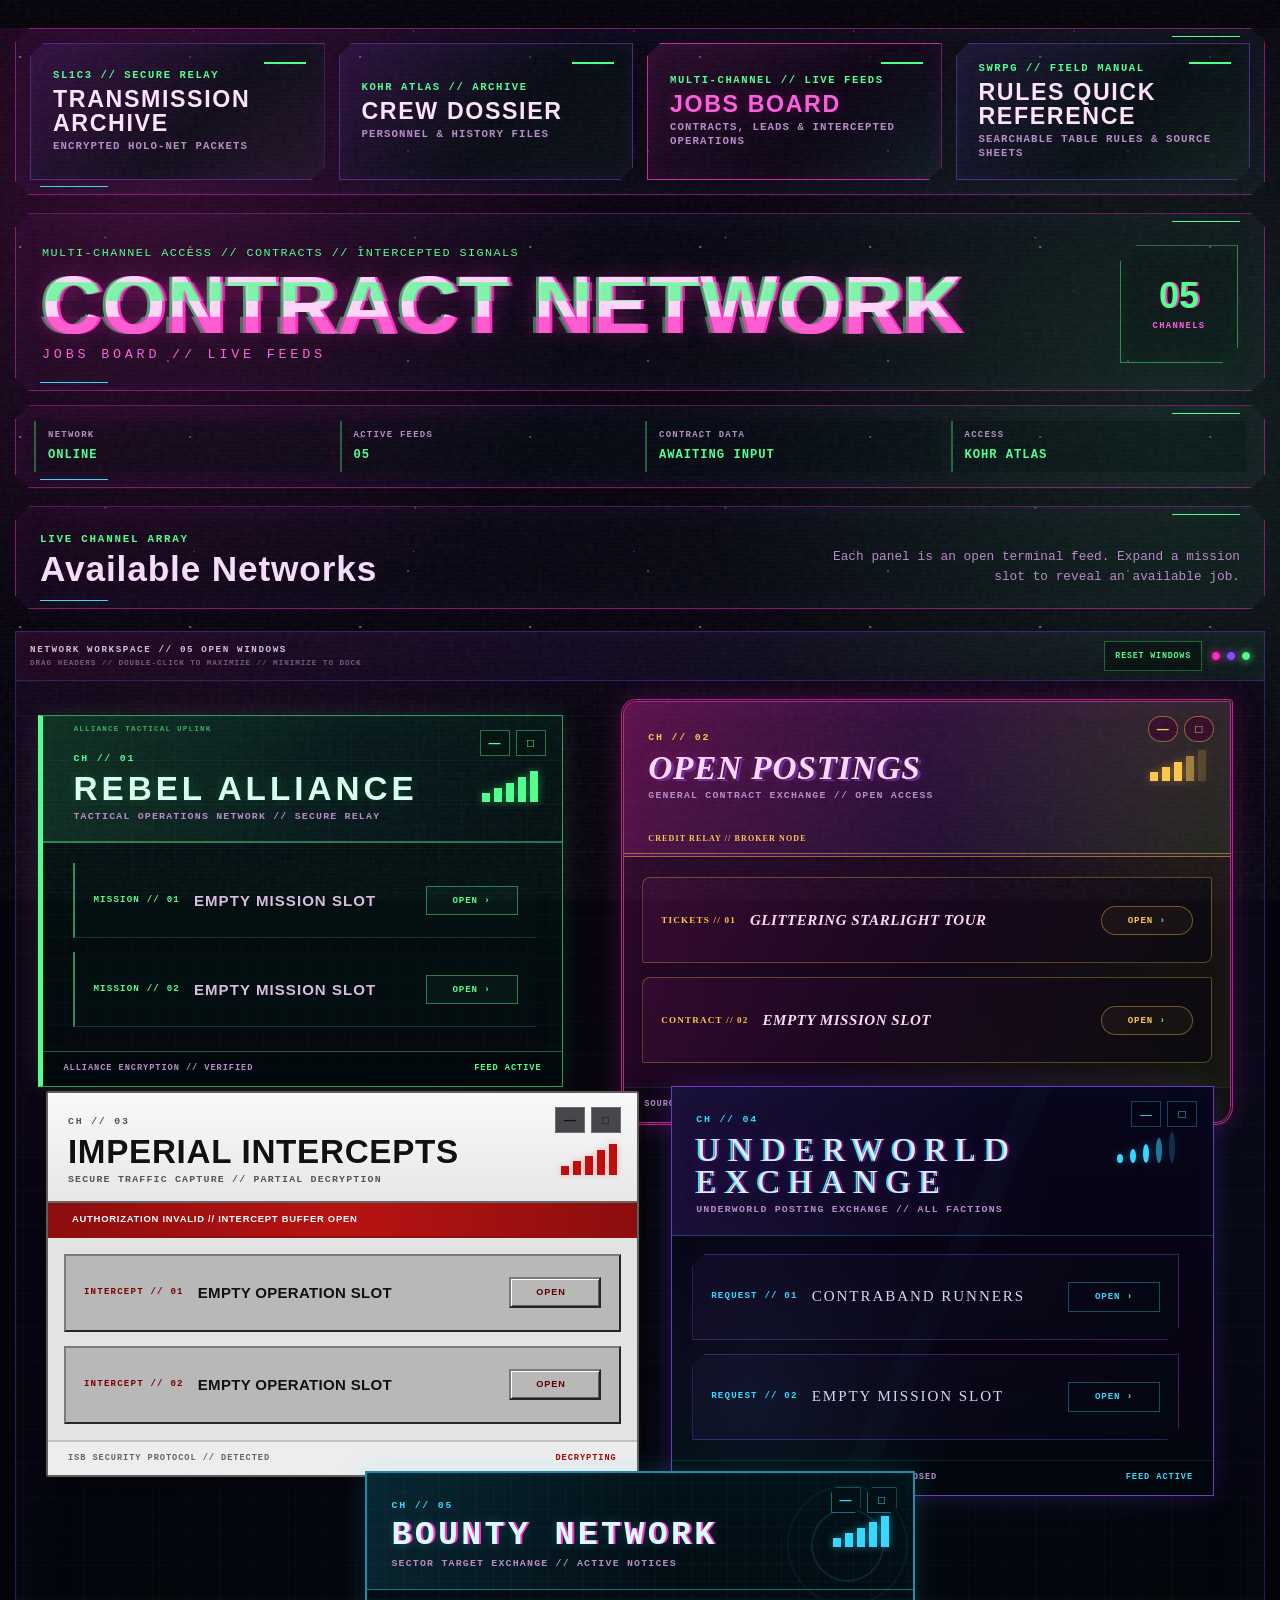
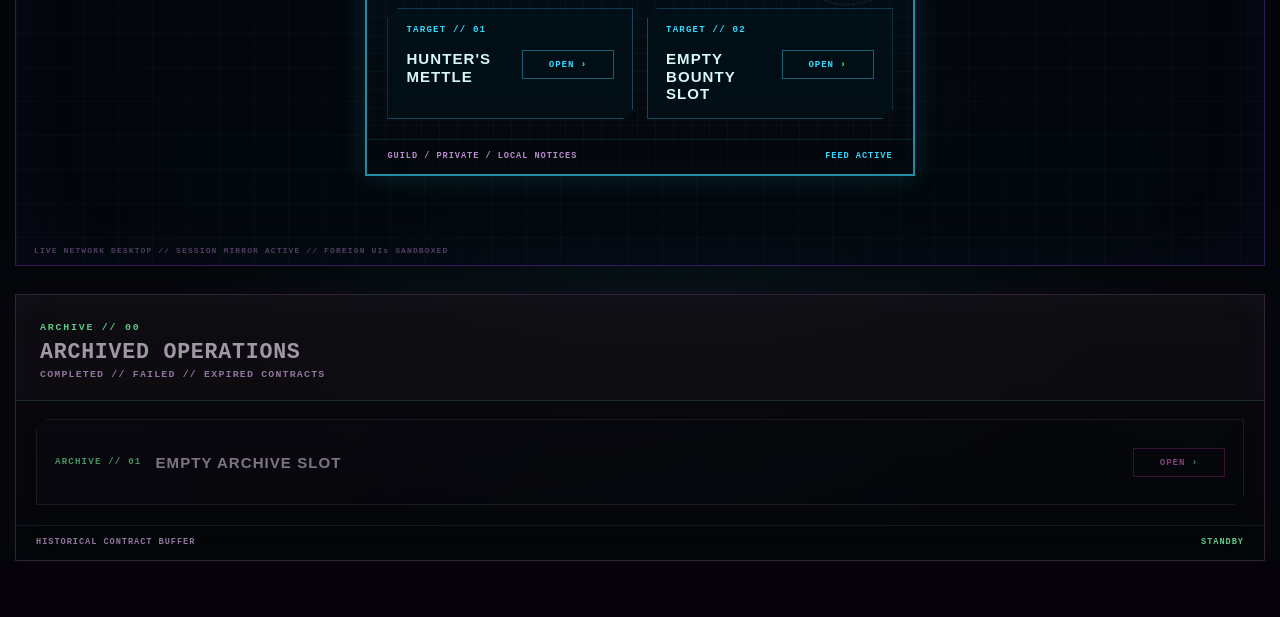
<file: jobs.html>
<!doctype html>
<html lang="en">
<head>
  <meta charset="utf-8" />
  <meta name="viewport" content="width=device-width, initial-scale=1" />
  <meta name="theme-color" content="#09020f" />
  <title>Contract Network // Jobs Board</title>
  <link rel="stylesheet" href="styles.css" />
</head>
<body class="jobs-page">
  <div class="signal-noise" aria-hidden="true"></div>
  <div class="scanlines" aria-hidden="true"></div>

  <main class="transmission-shell jobs-shell">

    <!-- =====================================================
         MAIN SITE NAVIGATION
         This is the JOBS BOARD version, so that button is active.
         ===================================================== -->
    <nav class="primary-nav hud-frame" aria-label="Main archive navigation">
      <a class="nav-button" href="index.html">
        <span class="nav-kicker">SL1C3 // SECURE RELAY</span>
        <strong>TRANSMISSION ARCHIVE</strong>
        <small>Encrypted Holo-Net packets</small>
      </a>
      <a class="nav-button" href="dossier.html">
        <span class="nav-kicker">KOHR ATLAS // ARCHIVE</span>
        <strong>CREW DOSSIER</strong>
        <small>Personnel &amp; history files</small>
      </a>
      <a class="nav-button active" href="jobs.html" aria-current="page">
        <span class="nav-kicker">MULTI-CHANNEL // LIVE FEEDS</span>
        <strong>JOBS BOARD</strong>
        <small>Contracts, leads &amp; intercepted operations</small>
      </a>
      <a class="nav-button" href="rules.html">
        <span class="nav-kicker">SWRPG // FIELD MANUAL</span>
        <strong>RULES QUICK REFERENCE</strong>
        <small>Searchable table rules &amp; source sheets</small>
      </a>
    </nav>

    <header class="masthead archive-masthead jobs-masthead hud-frame">
      <div>
        <p class="eyebrow">MULTI-CHANNEL ACCESS // CONTRACTS // INTERCEPTED SIGNALS</p>
        <h1 class="glitch-title dossier-display" data-text="CONTRACT NETWORK">CONTRACT NETWORK</h1>
        <p class="subhead">JOBS BOARD // LIVE FEEDS</p>
      </div>
      <div class="jobs-node" aria-hidden="true">
        <span>05</span>
        <small>CHANNELS</small>
      </div>
    </header>

    <section class="jobs-status-strip hud-frame" aria-label="Contract network status">
      <div><span>NETWORK</span><strong>ONLINE</strong></div>
      <div><span>ACTIVE FEEDS</span><strong>05</strong></div>
      <div><span>CONTRACT DATA</span><strong>AWAITING INPUT</strong></div>
      <div><span>ACCESS</span><strong>KOHR ATLAS</strong></div>
    </section>

    <section class="archive-directory-heading hud-frame jobs-heading">
      <div>
        <span class="directory-code">LIVE CHANNEL ARRAY</span>
        <h2>Available Networks</h2>
      </div>
      <p>Each panel is an open terminal feed. Expand a mission slot to reveal an available job.</p>
    </section>

    <div class="network-workspace-bar">
      <div class="workspace-title">
        <span>NETWORK WORKSPACE // 05 OPEN WINDOWS</span>
        <small>DRAG HEADERS // DOUBLE-CLICK TO MAXIMIZE // MINIMIZE TO DOCK</small>
      </div>
      <div class="workspace-tools">
        <div class="window-dock" id="windowDock" aria-label="Minimized terminal windows"></div>
        <button class="workspace-reset" id="resetWindows" type="button">RESET WINDOWS</button>
        <div class="workspace-lights" aria-hidden="true"><i></i><i></i><i></i></div>
      </div>
    </div>

    <section class="multi-terminal-grid" aria-label="Faction contract terminals">

      <!-- =====================================================
           FACTION TERMINAL 01 — REBEL ALLIANCE
           Add, remove, or duplicate MISSION TEMPLATE blocks below.
           ===================================================== -->
      <article class="faction-terminal terminal-rebel hud-frame terminal-wide" data-window-id="rebel" data-window-title="Rebel Alliance">
        <header class="terminal-header">
          <div>
            <span class="terminal-channel">CH // 01</span>
            <h2>REBEL ALLIANCE</h2>
            <p>TACTICAL OPERATIONS NETWORK // SECURE RELAY</p>
          </div>
          <div class="terminal-signal" aria-hidden="true"><i></i><i></i><i></i><i></i><i></i></div>
        </header>

        <div class="terminal-feed">
          <!-- ================= MISSION TEMPLATE START =================
               REBEL ALLIANCE MISSION SLOT 01
               Replace the placeholder title and fields below.
               Duplicate this entire <details> block to add another mission.
               ========================================================= -->
          <details class="job-slot">
            <summary>
              <span class="job-slot-code">MISSION // 01</span>
              <span class="job-slot-title">EMPTY MISSION SLOT</span>
              <span class="job-slot-action"></span>
            </summary>
            <div class="job-slot-body">
              <div class="job-fields">
                <div><span>EMPLOYER</span><strong>[ ADD EMPLOYER ]</strong></div>
                <div><span>LOCATION</span><strong>[ ADD LOCATION ]</strong></div>
                <div><span>REWARD</span><strong>[ ADD REWARD ]</strong></div>
                <div><span>STATUS</span><strong>[ AVAILABLE / NEW / ACTIVE ]</strong></div>
              </div>
              <section class="job-text-block"><h3>Briefing</h3><p>[ ADD PLAYER-FACING MISSION BRIEFING HERE ]</p></section>
              <section class="job-text-block"><h3>Known Intelligence</h3><p>[ ADD KNOWN INFORMATION HERE ]</p></section>
              <section class="job-text-block"><h3>Leads</h3><p>[ ADD PEOPLE, LOCATIONS, SIGNALS, OR INVESTIGATION LEADS HERE ]</p></section>
            </div>
          </details>
          <!-- ================== MISSION TEMPLATE END ================== -->

          <!-- ================= MISSION TEMPLATE START =================
               REBEL ALLIANCE MISSION SLOT 02
               ========================================================= -->
          <details class="job-slot">
            <summary><span class="job-slot-code">MISSION // 02</span><span class="job-slot-title">EMPTY MISSION SLOT</span><span class="job-slot-action"></span></summary>
            <div class="job-slot-body"><p class="template-note">[ DUPLICATE THE FULL MISSION TEMPLATE ABOVE OR ADD JOB CONTENT HERE ]</p></div>
          </details>
          <!-- ================== MISSION TEMPLATE END ================== -->
        </div>

        <footer class="terminal-footer"><span>ALLIANCE ENCRYPTION // VERIFIED</span><b>FEED ACTIVE</b></footer>
      </article>

      <!-- =====================================================
           FACTION TERMINAL 02 — OPEN POSTINGS
           ===================================================== -->
      <article class="faction-terminal terminal-hutt hud-frame" data-window-id="hutt" data-window-title="Open Postings">
        <header class="terminal-header">
          <div><span class="terminal-channel">CH // 02</span><h2>OPEN POSTINGS</h2><p>GENERAL CONTRACT EXCHANGE // OPEN ACCESS</p></div>
          <div class="terminal-signal signal-mid" aria-hidden="true"><i></i><i></i><i></i><i></i><i></i></div>
        </header>
        <div class="terminal-feed">
          <!-- ================= MISSION TEMPLATE START =================
               OPEN POSTING SLOT 01
               Duplicate this <details> block for additional open postings.
               ========================================================= -->
          <details class="job-slot">
  <summary>
    <span class="job-slot-code">TICKETS // 01</span>
    <span class="job-slot-title">GLITTERING STARLIGHT TOUR</span>
    <span class="job-slot-action"></span>
  </summary>

  <div class="job-slot-body">
    <div class="job-fields">
      <div>
        <span>PERFORMER</span>
        <strong>ISADORA</strong>
      </div>

      <div>
        <span>FEATURED SONG</span>
        <strong>SOLAR FRACTURE</strong>
      </div>

      <div>
        <span>ADMISSION</span>
        <strong>500 CREDITS</strong>
      </div>

      <div>
        <span>TICKET TYPE</span>
        <strong>GENERAL ADMISSION</strong>
      </div>
    </div>

    <section class="job-text-block">
      <h3>Glittering Starlight Tour</h3>
      <p>
        See Isadora perform <strong>Solar Fracture</strong>, the breakout song
        that launched her into the galactic spotlight.
      </p>
    </section>

    <section class="job-text-block">
      <h3>Tour Dates</h3>
      <p>
        <strong>RYLOTH</strong> // MONTH 4 // DAY 37<br>
        <strong>TATOOINE</strong> // MONTH 4 // DAY 39
      </p>
    </section>

    <section class="job-text-block">
      <h3>Ticket Information</h3>
      <p>
        General Admission // <strong>500 CREDITS</strong><br>
        VIP box tickets with celebrity signing // <strong>1500 CREDITS</strong>
      </p>
    </section>
  </div>
</details>
          <!-- ================== MISSION TEMPLATE END ================== -->

          <!-- ================= MISSION TEMPLATE START =================
               OPEN POSTING SLOT 02
               ========================================================= -->
          <details class="job-slot"><summary><span class="job-slot-code">CONTRACT // 02</span><span class="job-slot-title">EMPTY MISSION SLOT</span><span class="job-slot-action"></span></summary><div class="job-slot-body"><p class="template-note">[ ADD CONTRACT CONTENT HERE ]</p></div></details>
          <!-- ================== MISSION TEMPLATE END ================== -->
        </div>
        <footer class="terminal-footer"><span>SOURCE AUTHENTICATION // VARIABLE</span><b>FEED ACTIVE</b></footer>
      </article>

      <!-- =====================================================
           FACTION TERMINAL 03 — IMPERIAL INTERCEPTS
           These are intercepted operations, not necessarily jobs offered
           directly to KOHR Atlas.
           ===================================================== -->
      <article class="faction-terminal terminal-imperial hud-frame terminal-wide terminal-offset" data-window-id="imperial" data-window-title="Imperial Intercepts">
        <header class="terminal-header">
          <div><span class="terminal-channel">CH // 03</span><h2>IMPERIAL INTERCEPTS</h2><p>SECURE TRAFFIC CAPTURE // PARTIAL DECRYPTION</p></div>
          <div class="terminal-signal signal-corrupt" aria-hidden="true"><i></i><i></i><i></i><i></i><i></i></div>
        </header>
        <div class="terminal-alert-line">AUTHORIZATION INVALID // INTERCEPT BUFFER OPEN</div>
        <div class="terminal-feed">
          <!-- ================= MISSION TEMPLATE START =================
               IMPERIAL INTERCEPT SLOT 01
               Use this for Imperial operations the players may investigate,
               sabotage, intercept, or exploit.
               ========================================================= -->
          <details class="job-slot">
            <summary><span class="job-slot-code">INTERCEPT // 01</span><span class="job-slot-title">EMPTY OPERATION SLOT</span><span class="job-slot-action"></span></summary>
            <div class="job-slot-body">
              <div class="job-fields"><div><span>ORIGIN</span><strong>[ ADD IMPERIAL SOURCE ]</strong></div><div><span>LOCATION</span><strong>[ ADD LOCATION ]</strong></div><div><span>DECRYPTION</span><strong>[ ADD % / STATUS ]</strong></div><div><span>PRIORITY</span><strong>[ ADD PRIORITY ]</strong></div></div>
              <section class="job-text-block"><h3>Recovered Intelligence</h3><p>[ ADD THE INTERCEPTED INFORMATION HERE ]</p></section>
              <section class="job-text-block"><h3>Potential Leads</h3><p>[ ADD WAYS THE CREW COULD INTERFERE OR INVESTIGATE ]</p></section>
            </div>
          </details>
          <!-- ================== MISSION TEMPLATE END ================== -->

          <!-- ================= MISSION TEMPLATE START =================
               IMPERIAL INTERCEPT SLOT 02
               ========================================================= -->
          <details class="job-slot"><summary><span class="job-slot-code">INTERCEPT // 02</span><span class="job-slot-title">EMPTY OPERATION SLOT</span><span class="job-slot-action"></span></summary><div class="job-slot-body"><p class="template-note">[ ADD INTERCEPTED OPERATION HERE ]</p></div></details>
          <!-- ================== MISSION TEMPLATE END ================== -->
        </div>
        <footer class="terminal-footer"><span>ISB SECURITY PROTOCOL // DETECTED</span><b>DECRYPTING</b></footer>
      </article>

      <!-- =====================================================
           FACTION TERMINAL 04 — UNDERWORLD EXCHANGE
           ===================================================== -->
      <article class="faction-terminal terminal-blacksun hud-frame" data-window-id="blacksun" data-window-title="Underworld Exchange">
        <header class="terminal-header">
          <div><span class="terminal-channel">CH // 04</span><h2>UNDERWORLD EXCHANGE</h2><p>UNDERWORLD POSTING EXCHANGE // ALL FACTIONS</p></div>
          <div class="terminal-signal signal-mid" aria-hidden="true"><i></i><i></i><i></i><i></i><i></i></div>
        </header>
        <div class="terminal-feed">
          <!-- ================= MISSION TEMPLATE START =================
               UNDERWORLD POSTING SLOT 01
               ========================================================= -->
          <details class="job-slot"><summary><span class="job-slot-code">REQUEST // 01</span><span class="job-slot-title">Contraband Runners</span><span class="job-slot-action"></span></summary><div class="job-slot-body"><div class="job-fields"><div><span>CLIENT</span><strong>[ Captain Tren Valoway ]</strong></div><div><span>LOCATION</span><strong>[ Naboo ]</strong></div><div><span>PAYMENT</span><strong>[ 198,000 credits ]</strong></div><div><span>STATUS</span><strong>[ OPEN ]</strong></div></div><section class="job-text-block"><h3>Request</h3><p>[ Job: Smuggling 15 Personal Stealth Field generators. <br> Target: Shre’Kavar Mandalorian Clan Leader Clan Fett <br> Target Location: Nevarro <br> Mission Parameters: Don’t lose the cargo/don’t get caught through Trandoshan pirate controlled space. Protect millions of credits worth of product. ]</p></section><section class="job-text-block"><h3>Known Intelligence</h3><p>[ Pointmen: Yorrick ]</p></section></div></details>
          <!-- ================== MISSION TEMPLATE END ================== -->

          <!-- ================= MISSION TEMPLATE START =================
               UNDERWORLD POSTING SLOT 02
               ========================================================= -->
          <details class="job-slot"><summary><span class="job-slot-code">REQUEST // 02</span><span class="job-slot-title">EMPTY MISSION SLOT</span><span class="job-slot-action"></span></summary><div class="job-slot-body"><p class="template-note">[ ADD REQUEST CONTENT HERE ]</p></div></details>
          <!-- ================== MISSION TEMPLATE END ================== -->
        </div>
        <footer class="terminal-footer"><span>ROUTING MASKED // PAYMENT CHANNEL CLOSED</span><b>FEED ACTIVE</b></footer>
      </article>

      <!-- =====================================================
           FACTION TERMINAL 05 — BOUNTY NETWORK
           ===================================================== -->
      <article class="faction-terminal terminal-bounty hud-frame terminal-wide" data-window-id="bounty" data-window-title="Bounty Network">
        <header class="terminal-header">
          <div><span class="terminal-channel">CH // 05</span><h2>BOUNTY NETWORK</h2><p>SECTOR TARGET EXCHANGE // ACTIVE NOTICES</p></div>
          <div class="terminal-signal" aria-hidden="true"><i></i><i></i><i></i><i></i><i></i></div>
        </header>
        <div class="terminal-feed job-slot-grid">
          <!-- ================= MISSION TEMPLATE START =================
               BOUNTY / TARGET SLOT 01
               ========================================================= -->
          <details class="job-slot"><summary><span class="job-slot-code">TARGET // 01</span><span class="job-slot-title">Hunter's Mettle</span><span class="job-slot-action"></span></summary><div class="job-slot-body"><div class="job-fields"><div><span>TARGET</span><strong>[ Zakeg ]</strong></div><div><span>LAST KNOWN</span><strong>[ Dxun Hunting Grounds ]</strong></div><div><span>REWARD</span><strong>[  25,000 ]</strong></div><div><span>CONDITION</span><strong>[ DEAD ]</strong></div></div><section class="job-text-block"><h3>Notice</h3><p>[ Point of Contact: K'aren Ordo // Hunt and kill a notorious Zakeg, an infamous creature that is resistant to blaster fire and rumored to deflect lightsaber blows. Taking the beast down requires cunning and skill. ]</p></section><section class="job-text-block"><h3>Known Associates</h3><p>[ UNKNOWN ]</p></section></div></details>
          <!-- ================== MISSION TEMPLATE END ================== -->

          <!-- ================= MISSION TEMPLATE START =================
               BOUNTY / TARGET SLOT 02
               ========================================================= -->
          <details class="job-slot"><summary><span class="job-slot-code">TARGET // 02</span><span class="job-slot-title">EMPTY BOUNTY SLOT</span><span class="job-slot-action"></span></summary><div class="job-slot-body"><p class="template-note">[ ADD BOUNTY CONTENT HERE ]</p></div></details>
          <!-- ================== MISSION TEMPLATE END ================== -->
        </div>
        <footer class="terminal-footer"><span>GUILD / PRIVATE / LOCAL NOTICES</span><b>FEED ACTIVE</b></footer>
      </article>


    </section>

    <!-- =====================================================
         ARCHIVED OPERATIONS
         Keep completed / failed / expired jobs here later.
         ===================================================== -->
    <section class="jobs-archive-section">
      <article class="faction-terminal terminal-archive hud-frame terminal-wide">
        <header class="terminal-header">
          <div><span class="terminal-channel">ARCHIVE // 00</span><h2>ARCHIVED OPERATIONS</h2><p>COMPLETED // FAILED // EXPIRED CONTRACTS</p></div>
        </header>
        <div class="terminal-feed">
          <!-- ================= ARCHIVED MISSION TEMPLATE START =================
               Move completed jobs here later, or duplicate this placeholder.
               ================================================================ -->
          <details class="job-slot archived-slot"><summary><span class="job-slot-code">ARCHIVE // 01</span><span class="job-slot-title">EMPTY ARCHIVE SLOT</span><span class="job-slot-action"></span></summary><div class="job-slot-body"><p class="template-note">[ MOVE COMPLETED / FAILED / EXPIRED MISSION CONTENT HERE ]</p></div></details>
          <!-- ================== ARCHIVED MISSION TEMPLATE END ================== -->
        </div>
        <footer class="terminal-footer"><span>HISTORICAL CONTRACT BUFFER</span><b>STANDBY</b></footer>
      </article>
    </section>

  </main>
  <script>
(() => {
  const workspace = document.querySelector('.multi-terminal-grid');
  const dock = document.getElementById('windowDock');
  const resetButton = document.getElementById('resetWindows');
  if (!workspace || !dock) return;

  const terminals = [...workspace.querySelectorAll('.faction-terminal[data-window-id]')];
  const desktopQuery = window.matchMedia('(min-width: 901px)');
  const STORAGE_KEY = 'kohr-atlas-job-window-layout-v3';

  /*
   * DEFAULT DESKTOP COMPOSITION
   * -------------------------------
   * Matches the intended two-column screenshot arrangement:
   * Rebel / Hutt on top, Imperial / Black Sun in the middle,
   * Bounty / Unknown Signals on the bottom. Values are proportional
   * to the workspace width so the composition scales cleanly.
   */
  const DEFAULT_LAYOUT = {
    rebel:    { left: 0.018, top: 34,  width: 0.420 },
    hutt:     { left: 0.485, top: 18,  width: 0.490 },
    imperial: { left: 0.024, top: 410, width: 0.475 },
    blacksun: { left: 0.525, top: 405, width: 0.435 },
    bounty:   { left: 0.280, top: 790, width: 0.440 }
  };

  let desktopMode = false;
  let topZ = 40;

  const safeLoad = () => {
    try { return JSON.parse(localStorage.getItem(STORAGE_KEY) || '{}'); }
    catch { return {}; }
  };

  const safeSave = (state) => {
    try { localStorage.setItem(STORAGE_KEY, JSON.stringify(state)); }
    catch { /* Storage is optional; window controls still work without it. */ }
  };

  /*
   * MOVEMENT SHELL
   * -------------------------------
   * The faction terminal itself keeps ALL of its faction CSS.
   * This wrapper alone is translated while dragging, which prevents
   * drag transforms from fighting with decorative terminal effects.
   */
  const makeWindowShell = (terminal) => {
    if (terminal.parentElement?.classList.contains('window-position')) {
      return terminal.parentElement;
    }

    const shell = document.createElement('div');
    shell.className = 'window-position';
    shell.dataset.windowId = terminal.dataset.windowId;
    shell.dataset.windowTitle = terminal.dataset.windowTitle || terminal.dataset.windowId;
    terminal.parentNode.insertBefore(shell, terminal);
    shell.appendChild(terminal);
    return shell;
  };

  const shells = terminals.map(makeWindowShell);

  const getTerminal = (shell) => shell.querySelector('.faction-terminal');

  const setOffset = (shell, x, y) => {
    shell.dataset.x = String(x);
    shell.dataset.y = String(y);
    shell.style.setProperty('--window-x', `${x}px`);
    shell.style.setProperty('--window-y', `${y}px`);
  };

  const getOffset = (shell) => ({
    x: Number(shell.dataset.x || 0),
    y: Number(shell.dataset.y || 0)
  });

  const bringToFront = (shell) => {
    topZ += 1;
    shell.style.zIndex = String(topZ);
  };

  const readState = () => {
    const state = {};
    shells.forEach(shell => {
      const { x, y } = getOffset(shell);
      state[shell.dataset.windowId] = {
        x,
        y,
        minimized: shell.classList.contains('is-minimized'),
        z: Number(shell.style.zIndex || 1)
      };
    });
    return state;
  };

  const saveState = () => {
    if (desktopMode) safeSave(readState());
  };

  const updateWorkspaceHeight = () => {
    if (!desktopMode) return;

    const workspaceRect = workspace.getBoundingClientRect();
    let bottom = 0;

    shells.forEach(shell => {
      if (shell.classList.contains('is-minimized')) return;
      const rect = shell.getBoundingClientRect();
      bottom = Math.max(bottom, rect.bottom - workspaceRect.top);
    });

    workspace.style.height = `${Math.max(860, Math.ceil(bottom + 90))}px`;
  };

  const restoreButtonFor = (shell) => {
    const id = shell.dataset.windowId;
    let button = dock.querySelector(`[data-restore-window="${id}"]`);

    if (!button) {
      button = document.createElement('button');
      button.type = 'button';
      button.className = 'dock-window-button';
      button.dataset.restoreWindow = id;
      button.textContent = shell.dataset.windowTitle || id;
      button.addEventListener('click', () => restoreMinimized(shell));
      dock.appendChild(button);
    }

    button.hidden = false;
  };

  const hideRestoreButton = (shell) => {
    const button = dock.querySelector(`[data-restore-window="${shell.dataset.windowId}"]`);
    if (button) button.hidden = true;
  };

  const minimize = (shell) => {
    if (!desktopMode) return;
    shell.classList.remove('is-maximized');
    shell.classList.add('is-minimized');
    restoreButtonFor(shell);
    updateWorkspaceHeight();
    saveState();
  };

  const restoreMinimized = (shell) => {
    shell.classList.remove('is-minimized');
    hideRestoreButton(shell);
    bringToFront(shell);
    updateWorkspaceHeight();
    saveState();
  };

  const toggleMaximize = (shell) => {
    if (!desktopMode) return;

    const terminal = getTerminal(shell);
    const maxButton = terminal?.querySelector('[data-window-action="maximize"]');
    const isMaximized = shell.classList.toggle('is-maximized');

    if (maxButton) {
      maxButton.textContent = isMaximized ? '❐' : '□';
      maxButton.setAttribute('aria-label', `${isMaximized ? 'Restore' : 'Maximize'} ${shell.dataset.windowTitle}`);
    }

    bringToFront(shell);
    updateWorkspaceHeight();
    saveState();
  };

  const startDrag = (event, shell, handle) => {
    if (!desktopMode || shell.classList.contains('is-maximized')) return;
    if (event.button !== 0 || event.target.closest('button, a, summary, input, textarea, select')) return;

    event.preventDefault();
    bringToFront(shell);
    shell.classList.add('is-window-dragging');

    const pointerId = event.pointerId;
    const startPointerX = event.clientX;
    const startPointerY = event.clientY;
    const startOffset = getOffset(shell);
    const baseLeft = Number(shell.dataset.baseLeft || 0);
    const baseTop = Number(shell.dataset.baseTop || 0);
    const shellWidth = shell.offsetWidth;

    let nextX = startOffset.x;
    let nextY = startOffset.y;
    let frame = 0;

    handle.setPointerCapture(pointerId);

    const paint = () => {
      frame = 0;
      setOffset(shell, nextX, nextY);
    };

    const move = (ev) => {
      const rawX = startOffset.x + (ev.clientX - startPointerX);
      const rawY = startOffset.y + (ev.clientY - startPointerY);

      const minX = -baseLeft;
      const maxX = Math.max(minX, workspace.clientWidth - baseLeft - shellWidth);
      const minY = -baseTop;

      nextX = Math.max(minX, Math.min(maxX, rawX));
      nextY = Math.max(minY, rawY);

      if (!frame) frame = requestAnimationFrame(paint);
    };

    const end = () => {
      if (frame) {
        cancelAnimationFrame(frame);
        paint();
      }

      shell.classList.remove('is-window-dragging');
      handle.removeEventListener('pointermove', move);
      handle.removeEventListener('pointerup', end);
      handle.removeEventListener('pointercancel', end);

      updateWorkspaceHeight();
      saveState();
    };

    handle.addEventListener('pointermove', move);
    handle.addEventListener('pointerup', end);
    handle.addEventListener('pointercancel', end);
  };

  const injectWindowChrome = (shell) => {
    const terminal = getTerminal(shell);
    const header = terminal?.querySelector('.terminal-header');
    if (!terminal || !header || header.querySelector('.window-controls')) return;

    header.classList.add('window-drag-handle');
    header.title = 'Drag this terminal';

    const controls = document.createElement('div');
    controls.className = 'window-controls';
    controls.innerHTML = `
      <button type="button" data-window-action="minimize" aria-label="Minimize ${shell.dataset.windowTitle}">—</button>
      <button type="button" data-window-action="maximize" aria-label="Maximize ${shell.dataset.windowTitle}">□</button>`;
    header.appendChild(controls);

    controls.querySelector('[data-window-action="minimize"]').addEventListener('click', (event) => {
      event.stopPropagation();
      minimize(shell);
    });

    controls.querySelector('[data-window-action="maximize"]').addEventListener('click', (event) => {
      event.stopPropagation();
      toggleMaximize(shell);
    });

    header.addEventListener('dblclick', (event) => {
      if (event.target.closest('button, a, summary, input, textarea, select')) return;
      toggleMaximize(shell);
    });

    header.addEventListener('pointerdown', (event) => startDrag(event, shell, header));
    terminal.addEventListener('pointerdown', () => desktopMode && bringToFront(shell));
  };

  const enterDesktopMode = () => {
    if (desktopMode) return;

    desktopMode = true;
    workspace.classList.add('is-window-desktop');

    const workspaceWidth = workspace.clientWidth;

    shells.forEach(shell => {
      const id = shell.dataset.windowId;
      const preset = DEFAULT_LAYOUT[id] || { left: 0.03, top: 40, width: 0.44 };

      const width = Math.min(workspaceWidth, Math.max(360, workspaceWidth * preset.width));
      const left = Math.max(0, Math.min(workspaceWidth - width, workspaceWidth * preset.left));
      const top = Math.max(0, preset.top);

      shell.classList.add('is-desktop-window');
      shell.style.left = `${left}px`;
      shell.style.top = `${top}px`;
      shell.style.width = `${width}px`;
      shell.dataset.baseLeft = String(left);
      shell.dataset.baseTop = String(top);
      shell.dataset.defaultLeft = String(left);
      shell.dataset.defaultTop = String(top);
      shell.dataset.defaultWidth = String(width);
      setOffset(shell, 0, 0);
      bringToFront(shell);
    });

    const saved = safeLoad();
    shells.forEach(shell => {
      const state = saved[shell.dataset.windowId];
      if (!state) return;

      const baseLeft = Number(shell.dataset.baseLeft || 0);
      const baseTop = Number(shell.dataset.baseTop || 0);
      const maxX = Math.max(-baseLeft, workspace.clientWidth - baseLeft - shell.offsetWidth);
      const x = Math.max(-baseLeft, Math.min(maxX, Number(state.x || 0)));
      const y = Math.max(-baseTop, Number(state.y || 0));

      setOffset(shell, x, y);
      if (state.z) shell.style.zIndex = String(state.z);

      if (state.minimized) {
        shell.classList.add('is-minimized');
        restoreButtonFor(shell);
      }
    });

    updateWorkspaceHeight();
  };

  const leaveDesktopMode = () => {
    if (!desktopMode) return;
    desktopMode = false;

    workspace.classList.remove('is-window-desktop');
    workspace.style.height = '';
    dock.innerHTML = '';

    shells.forEach(shell => {
      shell.classList.remove('is-desktop-window', 'is-minimized', 'is-maximized', 'is-window-dragging');
      shell.style.left = '';
      shell.style.top = '';
      shell.style.width = '';
      shell.style.zIndex = '';
      shell.style.removeProperty('--window-x');
      shell.style.removeProperty('--window-y');
      delete shell.dataset.x;
      delete shell.dataset.y;
      delete shell.dataset.baseLeft;
      delete shell.dataset.baseTop;

      const maxButton = getTerminal(shell)?.querySelector('[data-window-action="maximize"]');
      if (maxButton) {
        maxButton.textContent = '□';
        maxButton.setAttribute('aria-label', `Maximize ${shell.dataset.windowTitle}`);
      }
    });
  };

  const resetLayout = () => {
    try { localStorage.removeItem(STORAGE_KEY); } catch {}

    if (!desktopMode) return;

    shells.forEach(shell => {
      shell.classList.remove('is-minimized', 'is-maximized');
      hideRestoreButton(shell);

      const defaultLeft = Number(shell.dataset.defaultLeft || shell.dataset.baseLeft || 0);
      const defaultTop = Number(shell.dataset.defaultTop || shell.dataset.baseTop || 0);
      const defaultWidth = Number(shell.dataset.defaultWidth || shell.offsetWidth);

      shell.style.left = `${defaultLeft}px`;
      shell.style.top = `${defaultTop}px`;
      shell.style.width = `${defaultWidth}px`;
      shell.dataset.baseLeft = String(defaultLeft);
      shell.dataset.baseTop = String(defaultTop);
      setOffset(shell, 0, 0);
      bringToFront(shell);

      const maxButton = getTerminal(shell)?.querySelector('[data-window-action="maximize"]');
      if (maxButton) maxButton.textContent = '□';
    });

    updateWorkspaceHeight();
  };

  shells.forEach(injectWindowChrome);
  resetButton?.addEventListener('click', resetLayout);

  const syncMode = () => desktopQuery.matches ? enterDesktopMode() : leaveDesktopMode();
  syncMode();
  desktopQuery.addEventListener?.('change', syncMode);
})();
  </script>
</body>
</html>
</file>
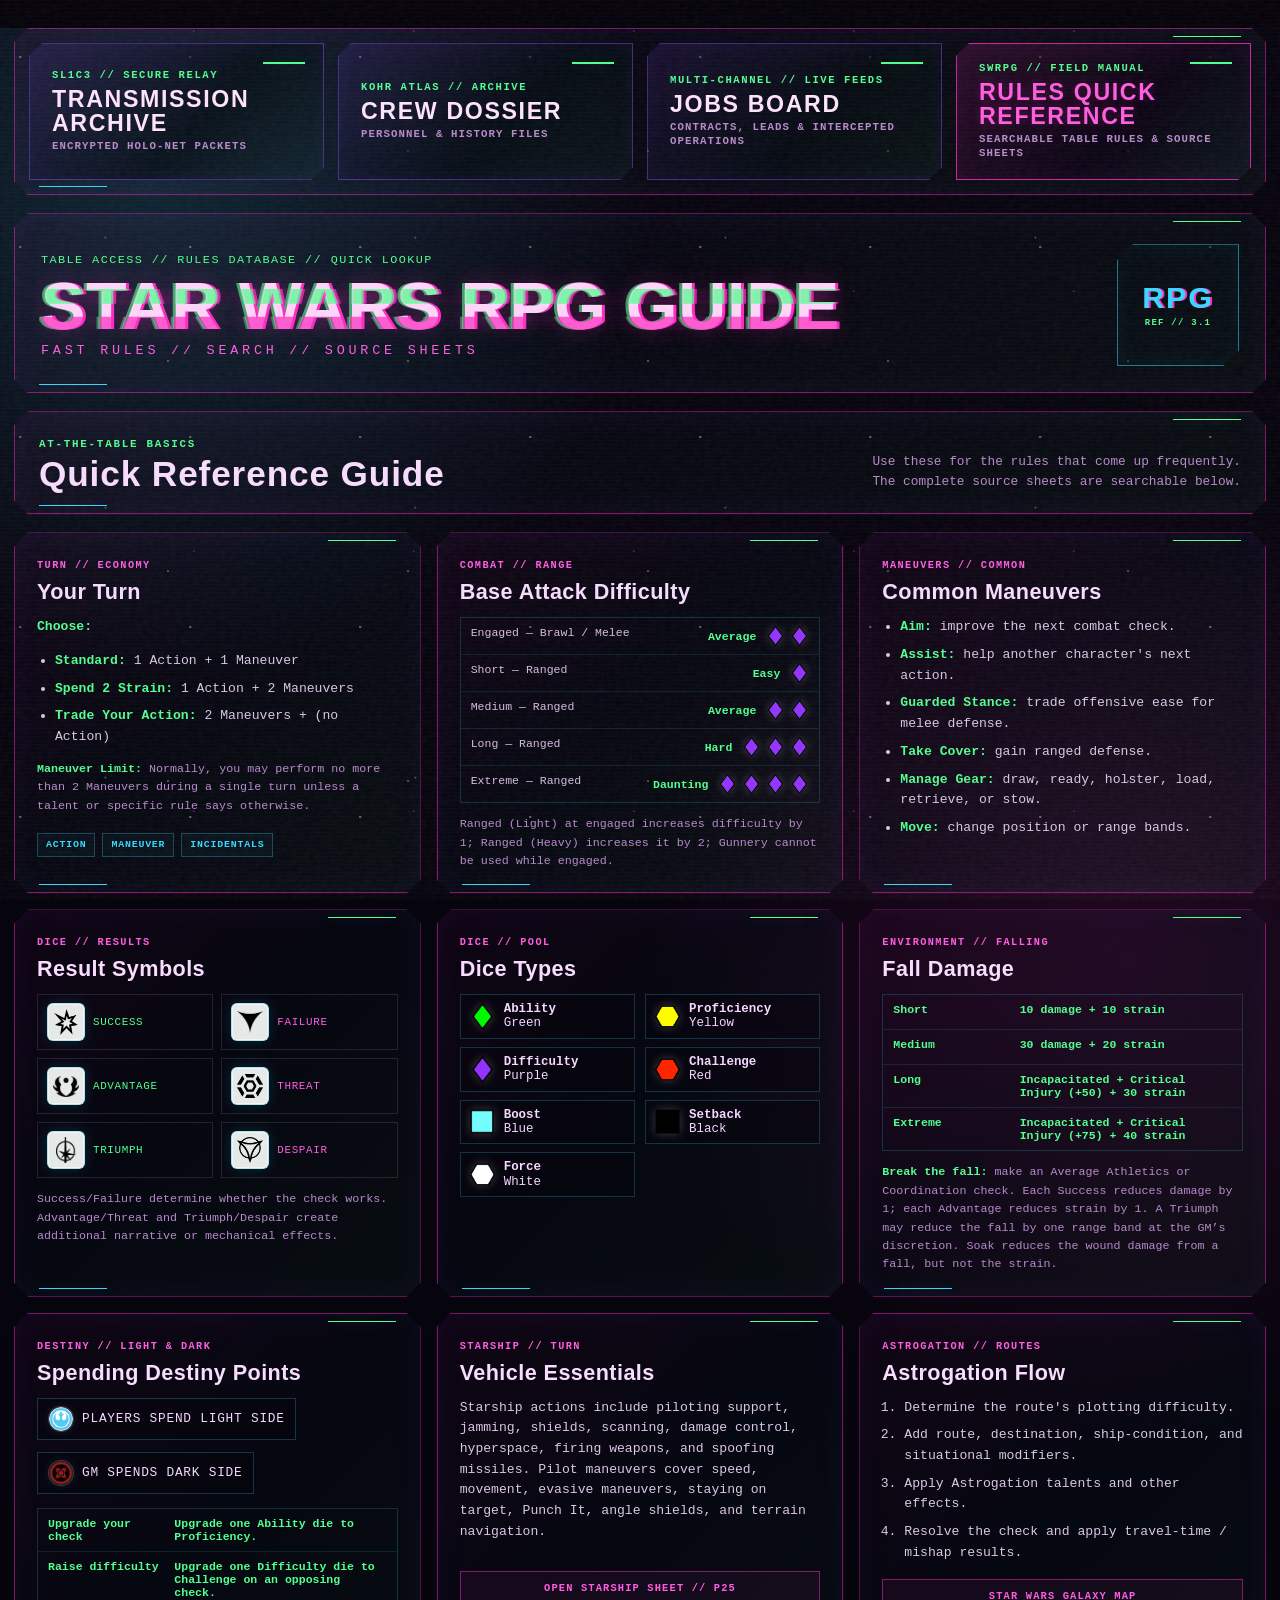
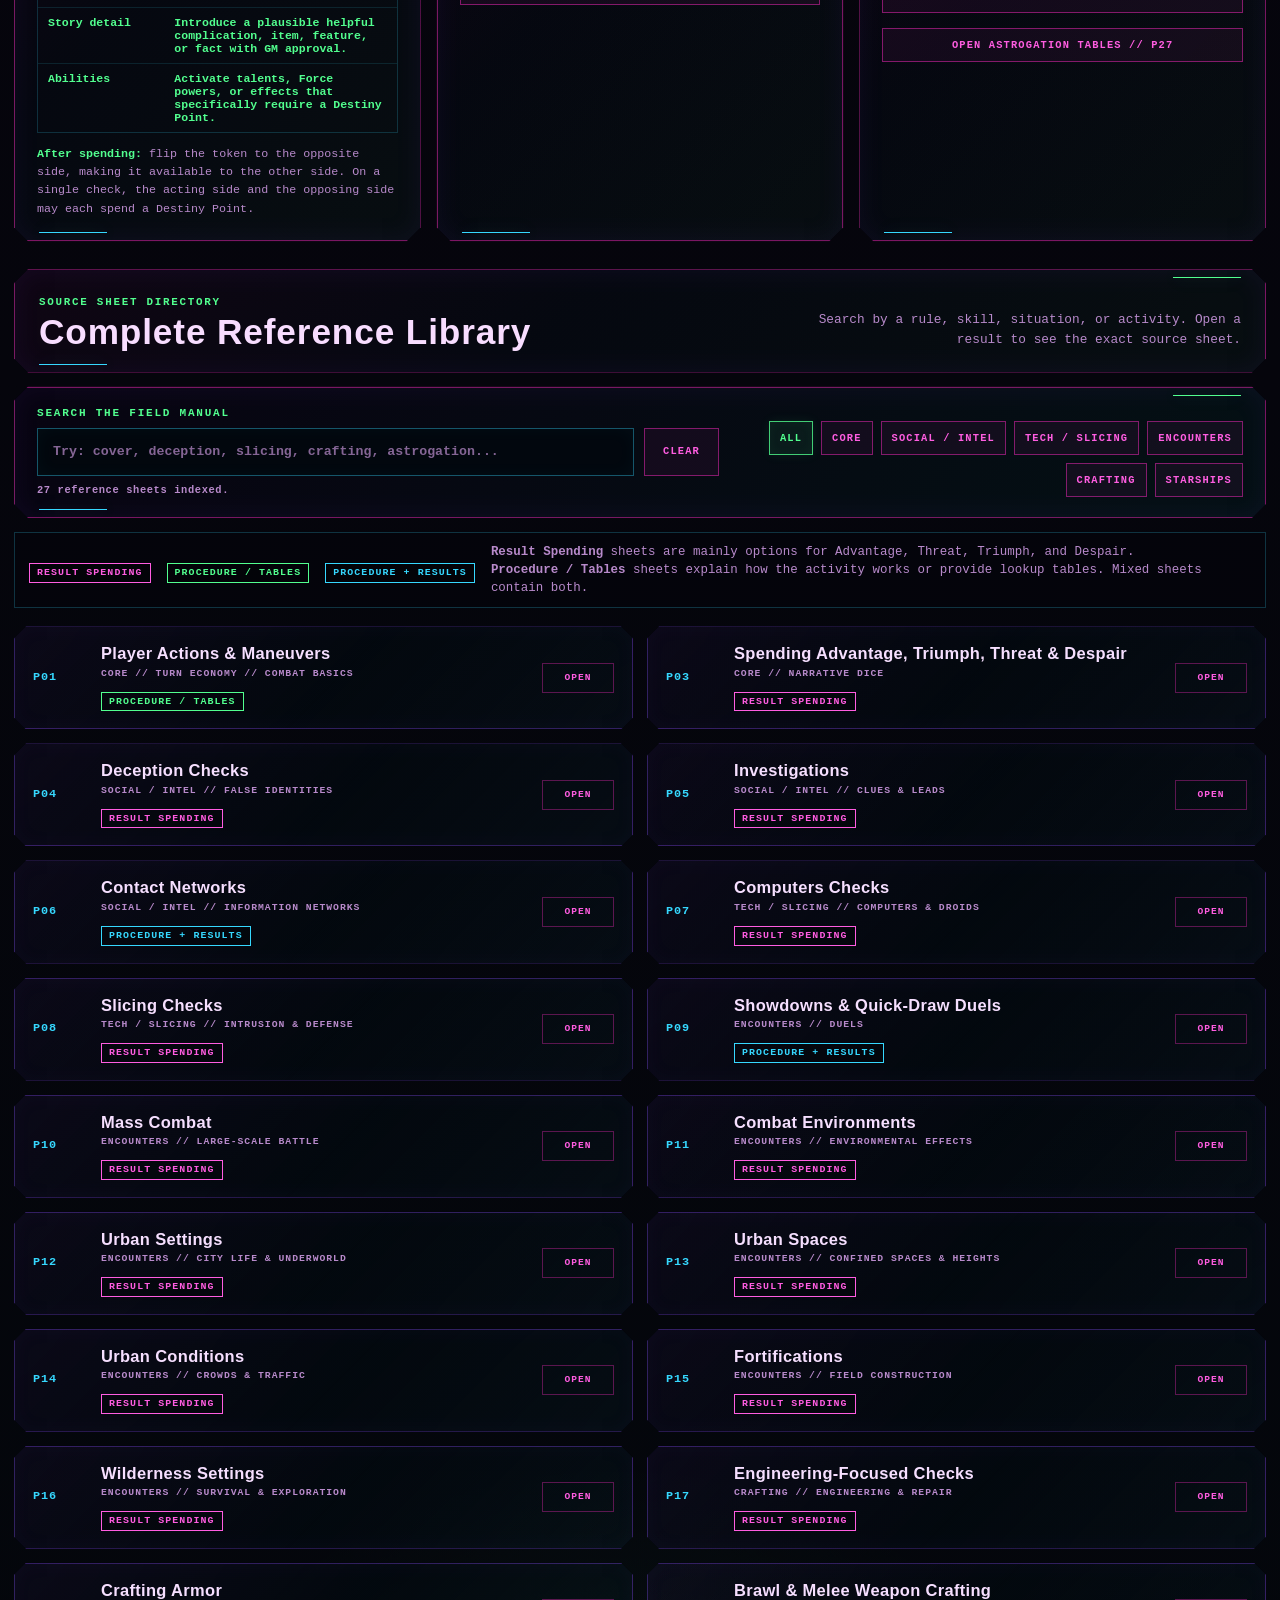
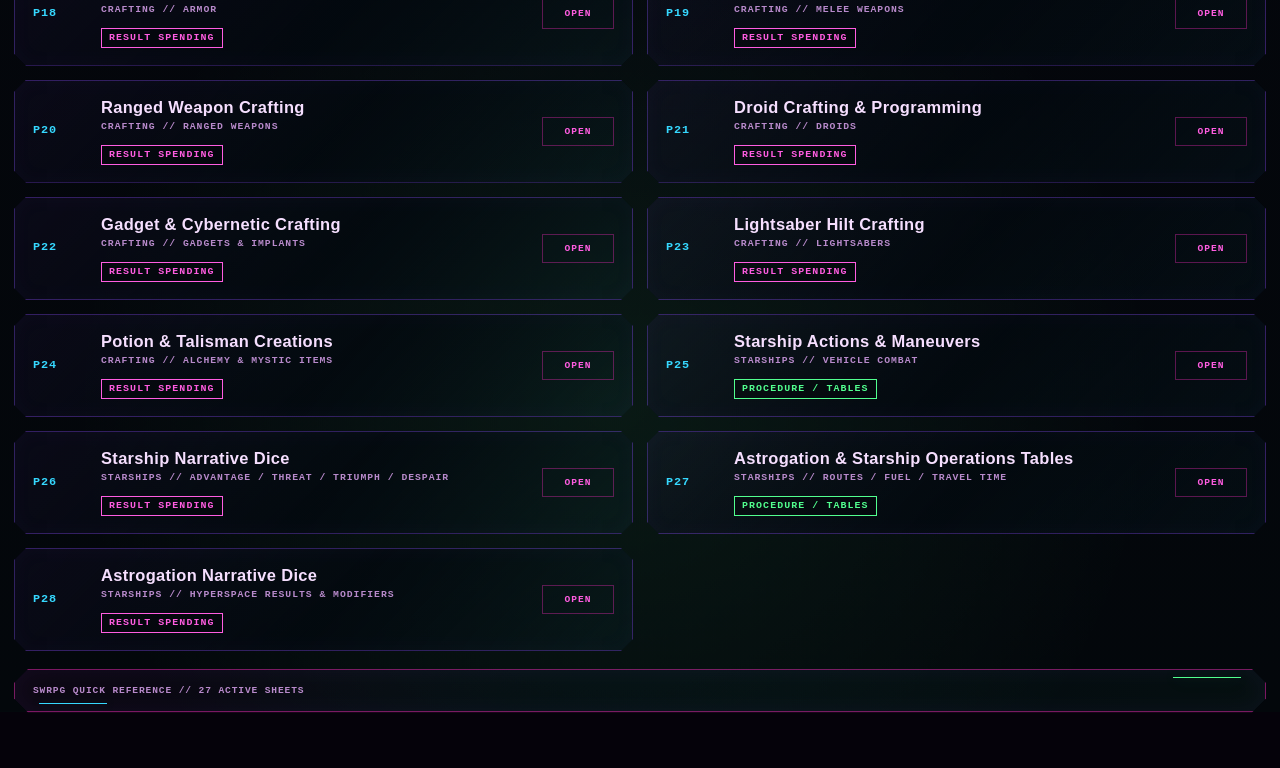
<file: rules.html>
<!DOCTYPE html>

<html lang="en">
<head>
<meta charset="utf-8"/>
<meta content="width=device-width, initial-scale=1" name="viewport"/>
<meta content="#09020f" name="theme-color"/>
<title>SWRPG Rules Quick Reference</title>
<link href="styles.css" rel="stylesheet"/>
</head>
<body class="rules-page">
<div aria-hidden="true" class="signal-noise"></div>
<div aria-hidden="true" class="scanlines"></div>
<main class="transmission-shell rules-shell">
<nav class="primary-nav hud-frame" aria-label="Main archive navigation">
  <a class="nav-button" href="index.html" aria-current="page">
    <span class="nav-kicker">SL1C3 // SECURE RELAY</span>
    <strong>TRANSMISSION ARCHIVE</strong>
    <small>Encrypted Holo-Net packets</small>
  </a>
  <a class="nav-button" href="dossier.html">
    <span class="nav-kicker">KOHR ATLAS // ARCHIVE</span>
    <strong>CREW DOSSIER</strong>
    <small>Personnel &amp; history files</small>
  </a>
  <a class="nav-button" href="jobs.html">
    <span class="nav-kicker">MULTI-CHANNEL // LIVE FEEDS</span>
    <strong>JOBS BOARD</strong>
    <small>Contracts, leads &amp; intercepted operations</small>
  </a>
  <a class="nav-button active" href="rules.html" aria-current="page">
    <span class="nav-kicker">SWRPG // FIELD MANUAL</span>
    <strong>RULES QUICK REFERENCE</strong>
    <small>Searchable table rules &amp; source sheets</small>
  </a>
</nav>
<header class="masthead archive-masthead hud-frame rules-masthead">
<div>
<p class="eyebrow">TABLE ACCESS // RULES DATABASE // QUICK LOOKUP</p>
<h1 class="glitch-title dossier-display" data-text="SWRPG FIELD MANUAL">STAR WARS RPG GUIDE</h1>
<p class="subhead">FAST RULES // SEARCH // SOURCE SHEETS</p>
</div>
<div aria-hidden="true" class="rules-node">
<span>RPG</span>
<small>REF // 3.1</small>
</div>
</header>
<section class="archive-directory-heading hud-frame rules-heading">
<div>
<span class="directory-code">AT-THE-TABLE BASICS</span>
<h2>Quick Reference Guide</h2>
</div>
<p>Use these for the rules that come up frequently. <BR>The complete source sheets are searchable below.</p>
</section>
<section aria-label="Frequently used rules" class="rules-quick-grid">
<article class="rules-quick-card hud-frame">
<span class="quick-code">TURN // ECONOMY</span>
<h3>Your Turn</h3>
<p><strong>Choose:</strong></p>

<ul class="quick-list">
  <li><strong>Standard:</strong> 1 Action + 1 Maneuver</li>
  <li><strong>Spend 2 Strain:</strong> 1 Action + 2 Maneuvers</li>
  <li><strong>Trade Your Action:</strong> 2 Maneuvers + (no Action)</li>
</ul>

<p class="quick-note">
  <strong>Maneuver Limit:</strong> Normally, you may perform no more than 
  2 Maneuvers during a single turn unless a talent or specific rule says otherwise.
</p>
<div class="quick-pills"><span>Action</span><span>Maneuver</span><span>Incidentals</span></div>
</article>
<article class="rules-quick-card hud-frame">
<span class="quick-code">COMBAT // RANGE</span>
<h3>Base Attack Difficulty</h3>
<div aria-label="Base attack difficulty by range" class="mini-table" role="table">
<div><span>Engaged — Brawl / Melee</span><strong class="difficulty-result"><span class="difficulty-name">Average</span><img alt="Difficulty die" class="swrpg-icon" src="assets/difficulty.png"/><img alt="Difficulty die" class="swrpg-icon" src="assets/difficulty.png"/></strong></div>
<div><span>Short — Ranged</span><strong class="difficulty-result"><span class="difficulty-name">Easy</span><img alt="1 Difficulty die" class="swrpg-icon" src="assets/difficulty.png"/></strong></div>
<div><span>Medium — Ranged</span><strong class="difficulty-result"><span class="difficulty-name">Average</span><img alt="Difficulty die" class="swrpg-icon" src="assets/difficulty.png"/><img alt="Difficulty die" class="swrpg-icon" src="assets/difficulty.png"/></strong></div>
<div><span>Long — Ranged</span><strong class="difficulty-result"><span class="difficulty-name">Hard</span><img alt="Difficulty die" class="swrpg-icon" src="assets/difficulty.png"/><img alt="Difficulty die" class="swrpg-icon" src="assets/difficulty.png"/><img alt="Difficulty die" class="swrpg-icon" src="assets/difficulty.png"/></strong></div>
<div><span>Extreme — Ranged</span><strong class="difficulty-result"><span class="difficulty-name">Daunting</span><img alt="Difficulty die" class="swrpg-icon" src="assets/difficulty.png"/><img alt="Difficulty die" class="swrpg-icon" src="assets/difficulty.png"/><img alt="Difficulty die" class="swrpg-icon" src="assets/difficulty.png"/><img alt="Difficulty die" class="swrpg-icon" src="assets/difficulty.png"/></strong></div>
</div>
<p class="quick-note">Ranged (Light) at engaged increases difficulty by 1; Ranged (Heavy) increases it by 2; Gunnery cannot be used while engaged.</p>
</article>
<article class="rules-quick-card hud-frame">
<span class="quick-code">MANEUVERS // COMMON</span>
<h3>Common Maneuvers</h3>
<ul class="quick-list">
<li><strong>Aim:</strong> improve the next combat check.</li>
<li><strong>Assist:</strong> help another character's next action.</li>
<li><strong>Guarded Stance:</strong> trade offensive ease for melee defense.</li>
<li><strong>Take Cover:</strong> gain ranged defense.</li>
<li><strong>Manage Gear:</strong> draw, ready, holster, load, retrieve, or stow.</li>
<li><strong>Move:</strong> change position or range bands.</li>
</ul>
</article>
<article class="rules-quick-card hud-frame">
<span class="quick-code">DICE // RESULTS</span>
<h3>Result Symbols</h3>
<div class="symbol-grid">
<span class="symbol success"><img alt="Success symbol" class="swrpg-icon" src="assets/success.png" title="Success symbol"/> Success</span>
<span class="symbol failure"><img alt="Failure symbol" class="swrpg-icon" src="assets/failure.png" title="Failure symbol"/> Failure</span>
<span class="symbol advantage"><img alt="Advantage symbol" class="swrpg-icon" src="assets/advantage.png" title="Advantage symbol"/> Advantage</span>
<span class="symbol threat"><img alt="Threat symbol" class="swrpg-icon" src="assets/threat.png" title="Threat symbol"/> Threat</span>
<span class="symbol triumph"><img alt="Triumph symbol" class="swrpg-icon" src="assets/triumph.png" title="Triumph symbol"/> Triumph</span>
<span class="symbol despair"><img alt="Despair symbol" class="swrpg-icon" src="assets/despair.png" title="Despair symbol"/> Despair</span>
</div>
<p class="quick-note">Success/Failure determine whether the check works. Advantage/Threat and Triumph/Despair create additional narrative or mechanical effects.</p>
</article>
<article class="rules-quick-card hud-frame">
<span class="quick-code">DICE // POOL</span>
<h3>Dice Types</h3>
<div aria-label="SWRPG dice types" class="dice-legend">
<div class="die-key"><img alt="Ability die" class="swrpg-icon" src="assets/ability.png"/><span><strong>Ability</strong><br/>Green</span></div>
<div class="die-key"><img alt="Proficiency die" class="swrpg-icon" src="assets/proficiency.png"/><span><strong>Proficiency</strong><br/>Yellow</span></div>
<div class="die-key"><img alt="Difficulty die" class="swrpg-icon" src="assets/difficulty.png"/><span><strong>Difficulty</strong><br/>Purple</span></div>
<div class="die-key"><img alt="Challenge die" class="swrpg-icon" src="assets/challenge.png"/><span><strong>Challenge</strong><br/>Red</span></div>
<div class="die-key"><img alt="Boost die" class="swrpg-icon" src="assets/boost.png"/><span><strong>Boost</strong><br/>Blue</span></div>
<div class="die-key"><img alt="Setback die" class="swrpg-icon" src="assets/setback.png"/><span><strong>Setback</strong><br/>Black</span></div>
<div class="die-key"><img alt="Force die" class="swrpg-icon" src="assets/force.png"/><span><strong>Force</strong><br/>White</span></div>
</div>
</article><article class="rules-quick-card hud-frame">
<span class="quick-code">ENVIRONMENT // FALLING</span>
<h3>Fall Damage</h3>
<div aria-label="Falling damage by range" class="mini-table fall-table" role="table">
<div><span>Short</span><strong>10 damage + 10 strain</strong></div>
<div><span>Medium</span><strong>30 damage + 20 strain</strong></div>
<div><span>Long</span><strong>Incapacitated + Critical Injury (+50) + 30 strain</strong></div>
<div><span>Extreme</span><strong>Incapacitated + Critical Injury (+75) + 40 strain</strong></div>
</div>
<p class="quick-note"><strong>Break the fall:</strong> make an Average Athletics or Coordination check. Each Success reduces damage by 1; each Advantage reduces strain by 1. A Triumph may reduce the fall by one range band at the GM’s discretion. Soak reduces the wound damage from a fall, but not the strain.</p>
</article><article class="rules-quick-card hud-frame">
<span class="quick-code">DESTINY // LIGHT &amp; DARK</span>
<h3>Spending Destiny Points</h3>
<div aria-label="Destiny Point sides" class="destiny-pair">
<span class="destiny-side"><img alt="Light Side Destiny Point" class="swrpg-icon destiny-icon" src="assets/lightside.png"/> Players spend Light Side</span>
<span class="destiny-side"><img alt="Dark Side Destiny Point" class="swrpg-icon destiny-icon" src="assets/darkside.png"/> GM spends Dark Side</span>
</div>
<div class="mini-table destiny-table">
<div><span>Upgrade your check</span><strong>Upgrade one Ability die to Proficiency.</strong></div>
<div><span>Raise difficulty</span><strong>Upgrade one Difficulty die to Challenge on an opposing check.</strong></div>
<div><span>Story detail</span><strong>Introduce a plausible helpful complication, item, feature, or fact with GM approval.</strong></div>
<div><span>Abilities</span><strong>Activate talents, Force powers, or effects that specifically require a Destiny Point.</strong></div>
</div>
<p class="quick-note"><strong>After spending:</strong> flip the token to the opposite side, making it available to the other side. On a single check, the acting side and the opposing side may each spend a Destiny Point.</p>
</article>
<article class="rules-quick-card hud-frame">
<span class="quick-code">STARSHIP // TURN</span>
<h3>Vehicle Essentials</h3>
<p>Starship actions include piloting support, jamming, shields, scanning, damage control, hyperspace, firing weapons, and spoofing missiles. Pilot maneuvers cover speed, movement, evasive maneuvers, staying on target, Punch It, angle shields, and terrain navigation.</p>
<button class="inline-source" data-open-page="25" type="button">OPEN STARSHIP SHEET // P25</button>
</article>
<article class="rules-quick-card hud-frame">
  <span class="quick-code">ASTROGATION // ROUTES</span>
  <h3>Astrogation Flow</h3>

  <ol class="quick-list numbered">
    <li>Determine the route's plotting difficulty.</li>
    <li>Add route, destination, ship-condition, and situational modifiers.</li>
    <li>Apply Astrogation talents and other effects.</li>
    <li>Resolve the check and apply travel-time / mishap results.</li>
  </ol>

 <button
  class="inline-source"
  type="button"
  onclick="window.open('https://galaxydiceroller.com/', '_blank')"
>
STAR WARS GALAXY MAP
</button>

  <button
    class="inline-source"
    data-open-page="27"
    type="button"
  >
    OPEN ASTROGATION TABLES // P27
  </button>
</article>
</section>
<section class="archive-directory-heading hud-frame rules-heading rules-library-heading">
<div>
<span class="directory-code">SOURCE SHEET DIRECTORY</span>
<h2>Complete Reference Library</h2>
</div>
<p>Search by a rule, skill, situation, or activity. Open a result to see the exact source sheet.</p>
</section>
<section aria-labelledby="rules-search-label" class="rules-control hud-frame">
<div class="rules-search-wrap">
<label for="ruleSearch" id="rules-search-label">SEARCH THE FIELD MANUAL</label>
<div class="rules-search-row">
<input autocomplete="off" id="ruleSearch" placeholder="Try: cover, deception, slicing, crafting, astrogation..." type="search"/>
<button class="rules-command" id="clearSearch" type="button">CLEAR</button>
</div>
<p aria-live="polite" class="rules-search-status" id="searchStatus">27 reference sheets indexed.</p>
</div>
<div aria-label="Filter reference sheets by category" class="rules-filter-wrap">
<button class="rules-filter active" data-filter="all" type="button">ALL</button>
<button class="rules-filter" data-filter="core" type="button">CORE</button>
<button class="rules-filter" data-filter="social" type="button">SOCIAL / INTEL</button>
<button class="rules-filter" data-filter="tech" type="button">TECH / SLICING</button>
<button class="rules-filter" data-filter="encounters" type="button">ENCOUNTERS</button>
<button class="rules-filter" data-filter="crafting" type="button">CRAFTING</button>
<button class="rules-filter" data-filter="starships" type="button">STARSHIPS</button>
</div>
</section><div aria-label="Reference sheet type labels" class="source-type-legend">
<span class="source-type-badge result-spending">RESULT SPENDING</span>
<span class="source-type-badge procedure">PROCEDURE / TABLES</span>
<span class="source-type-badge mixed">PROCEDURE + RESULTS</span>
<p><strong>Result Spending</strong> sheets are mainly options for Advantage, Threat, Triumph, and Despair. <br><strong>Procedure / Tables</strong> sheets explain how the activity works or provide lookup tables. Mixed sheets contain both.</p>
</div>
<section aria-label="SWRPG reference sheets" class="rule-library" id="ruleLibrary">
<details class="rule-source" data-category="core" data-page="1" data-search="player actions maneuvers turn action economy attack difficulty range brawl melee ranged aim assist guarded stance cover gear move prone preparation procedure rules tables steps lookup">
<summary><span class="source-page">P01</span><span class="source-copy"><strong>Player Actions &amp; Maneuvers</strong><small>CORE // TURN ECONOMY // COMBAT BASICS</small><span class="source-type-badge procedure">PROCEDURE / TABLES</span></span><span class="source-action">OPEN</span></summary>
<div class="source-body"><p>Actions, maneuvers, attack difficulties, engaged-range rules, movement, cover, gear, prone, and preparation.</p><button class="source-image-button" data-open-page="1" type="button"><img alt="SWRPG player actions and maneuvers reference sheet, page 1" loading="lazy" src="assets/swrpg/page-01.webp"/></button></div>
</details>
<details class="rule-source" data-category="core" data-page="3" data-search="spending advantage triumph threat despair narrative dice strain critical injury weapon qualities maneuver defense equipment ammo result spending advantage threat triumph despair dice symbols narrative results">
<summary><span class="source-page">P03</span><span class="source-copy"><strong>Spending Advantage, Triumph, Threat &amp; Despair</strong><small>CORE // NARRATIVE DICE</small><span class="source-type-badge result-spending">RESULT SPENDING</span></span><span class="source-action">OPEN</span></summary>
<div class="source-body"><p>The universal spending options for narrative dice results before more specialized tables are applied.</p><button class="source-image-button" data-open-page="3" type="button"><img alt="SWRPG advantage triumph threat and despair spending reference sheet, page 3" loading="lazy" src="assets/swrpg/page-03.webp"/></button></div>
</details>
<details class="rule-source" data-category="social" data-page="4" data-search="deception checks cover identity forgery disguise lies alibi bluff false identity social paranoia blackmail deep cover result spending advantage threat triumph despair dice symbols narrative results">
<summary><span class="source-page">P04</span><span class="source-copy"><strong>Deception Checks</strong><small>SOCIAL / INTEL // FALSE IDENTITIES</small><span class="source-type-badge result-spending">RESULT SPENDING</span></span><span class="source-action">OPEN</span></summary>
<div class="source-body"><p>Special narrative-dice spends for deceptive operations, cover identities, forged documents, bluffing, and compromised legends.</p><button class="source-image-button" data-open-page="4" type="button"><img alt="SWRPG deception check spending reference sheet, page 4" loading="lazy" src="assets/swrpg/page-04.webp"/></button></div>
</details>
<details class="rule-source" data-category="social" data-page="5" data-search="investigation clues leads red herring source information hostile source follow-up lead case evidence perception knowledge investigation result spending advantage threat triumph despair dice symbols narrative results">
<summary><span class="source-page">P05</span><span class="source-copy"><strong>Investigations</strong><small>SOCIAL / INTEL // CLUES &amp; LEADS</small><span class="source-type-badge result-spending">RESULT SPENDING</span></span><span class="source-action">OPEN</span></summary>
<div class="source-body"><p>Options for leads, sources, red herrings, interference, clue discovery, and investigative complications.</p><button class="source-image-button" data-open-page="5" type="button"><img alt="SWRPG investigation spending reference sheet, page 5" loading="lazy" src="assets/swrpg/page-05.webp"/></button></div>
</details>
<details class="rule-source" data-category="social" data-page="6" data-search="contact networks contacts scope expertise information obscurity research favors compensation network connections investigation procedure rules tables result spending advantage threat triumph despair dice symbols">
<summary><span class="source-page">P06</span><span class="source-copy"><strong>Contact Networks</strong><small>SOCIAL / INTEL // INFORMATION NETWORKS</small><span class="source-type-badge mixed">PROCEDURE + RESULTS</span></span><span class="source-action">OPEN</span></summary>
<div class="source-body"><p>Contact-network outcomes plus the Scope and Expertise ratings used to represent who the network can reach and what it knows.</p><button class="source-image-button" data-open-page="6" type="button"><img alt="SWRPG contact network reference sheet, page 6" loading="lazy" src="assets/swrpg/page-06.webp"/></button></div>
</details>
<details class="rule-source" data-category="tech" data-page="7" data-search="computers computer checks droid programming reprogram repair data coding system terminal access electronic information slicing adjacent result spending advantage threat triumph despair dice symbols narrative results">
<summary><span class="source-page">P07</span><span class="source-copy"><strong>Computers Checks</strong><small>TECH / SLICING // COMPUTERS &amp; DROIDS</small><span class="source-type-badge result-spending">RESULT SPENDING</span></span><span class="source-action">OPEN</span></summary>
<div class="source-body"><p>Computer-system and droid-programming result spends: better access, useful data, errors, overloads, crashes, wipes, and security complications.</p><button class="source-image-button" data-open-page="7" type="button"><img alt="SWRPG computer checks reference sheet, page 7" loading="lazy" src="assets/swrpg/page-07.webp"/></button></div>
</details>
<details class="rule-source" data-category="tech" data-page="8" data-search="slicing slicer intruder defender access system expel user trace user enact command lockdown backdoor signature encryption security computers result spending advantage threat triumph despair dice symbols narrative results">
<summary><span class="source-page">P08</span><span class="source-copy"><strong>Slicing Checks</strong><small>TECH / SLICING // INTRUSION &amp; DEFENSE</small><span class="source-type-badge result-spending">RESULT SPENDING</span></span><span class="source-action">OPEN</span></summary>
<div class="source-body"><p>Slicing-specific outcomes for intruders and defenders, including signatures, backdoors, lockdowns, commands, decoys, and encryption.</p><button class="source-image-button" data-open-page="8" type="button"><img alt="SWRPG slicing checks reference sheet, page 8" loading="lazy" src="assets/swrpg/page-08.webp"/></button></div>
</details>
<details class="rule-source" data-category="encounters" data-page="9" data-search="showdown duel quick draw face off draw intimidate size up cool perception streetwise deception coercion discipline initiative critical injury procedure rules tables result spending advantage threat triumph despair dice symbols">
<summary><span class="source-page">P09</span><span class="source-copy"><strong>Showdowns &amp; Quick-Draw Duels</strong><small>ENCOUNTERS // DUELS</small><span class="source-type-badge mixed">PROCEDURE + RESULTS</span></span><span class="source-action">OPEN</span></summary>
<div class="source-body"><p>Two-step showdown procedure: Face Off, then Draw, with duel-specific narrative-dice spends and initiative effects.</p><button class="source-image-button" data-open-page="9" type="button"><img alt="SWRPG showdown and quick draw reference sheet, page 9" loading="lazy" src="assets/swrpg/page-09.webp"/></button></div>
</details>
<details class="rule-source" data-category="encounters" data-page="10" data-search="mass combat army battle force commander leadership reinforcements battlefield duty heroism war troops strength communications traitor result spending advantage threat triumph despair dice symbols narrative results">
<summary><span class="source-page">P10</span><span class="source-copy"><strong>Mass Combat</strong><small>ENCOUNTERS // LARGE-SCALE BATTLE</small><span class="source-type-badge result-spending">RESULT SPENDING</span></span><span class="source-action">OPEN</span></summary>
<div class="source-body"><p>Battlefield-scale results for forces, commanders, terrain, reinforcements, heroic moments, communications, casualties, and shifts in force strength.</p><button class="source-image-button" data-open-page="10" type="button"><img alt="SWRPG mass combat spending reference sheet, page 10" loading="lazy" src="assets/swrpg/page-10.webp"/></button></div>
</details>
<details class="rule-source" data-category="encounters" data-page="11" data-search="combat environments urban combat starship interior wilderness cover debris gravity vacuum darkness zero gravity weather terrain environment collateral result spending advantage threat triumph despair dice symbols narrative results">
<summary><span class="source-page">P11</span><span class="source-copy"><strong>Combat Environments</strong><small>ENCOUNTERS // ENVIRONMENTAL EFFECTS</small><span class="source-type-badge result-spending">RESULT SPENDING</span></span><span class="source-action">OPEN</span></summary>
<div class="source-body"><p>Environmental complications and opportunities for urban combat, ship interiors, wilderness, debris, gravity, darkness, vacuum, and dangerous terrain.</p><button class="source-image-button" data-open-page="11" type="button"><img alt="SWRPG combat environments reference sheet, page 11" loading="lazy" src="assets/swrpg/page-11.webp"/></button></div>
</details>
<details class="rule-source" data-category="encounters" data-page="12" data-search="urban settings city streetwise underworld crowds criminals law enforcement city hideout shop street food contacts headquarters hq result spending advantage threat triumph despair dice symbols narrative results">
<summary><span class="source-page">P12</span><span class="source-copy"><strong>Urban Settings</strong><small>ENCOUNTERS // CITY LIFE &amp; UNDERWORLD</small><span class="source-type-badge result-spending">RESULT SPENDING</span></span><span class="source-action">OPEN</span></summary>
<div class="source-body"><p>City and underworld outcomes: unwanted attention, mistaken identities, contacts, hidden shops, street food, hideouts, HQs, and local information.</p><button class="source-image-button" data-open-page="12" type="button"><img alt="SWRPG urban settings reference sheet, page 12" loading="lazy" src="assets/swrpg/page-12.webp"/></button></div>
</details>
<details class="rule-source" data-category="encounters" data-page="13" data-search="urban spaces confined spaces heights elevation tight passage high ground fall vertigo cramped cover vantage point city terrain result spending advantage threat triumph despair dice symbols narrative results">
<summary><span class="source-page">P13</span><span class="source-copy"><strong>Urban Spaces</strong><small>ENCOUNTERS // CONFINED SPACES &amp; HEIGHTS</small><span class="source-type-badge result-spending">RESULT SPENDING</span></span><span class="source-action">OPEN</span></summary>
<div class="source-body"><p>Confined-space and elevation effects including tight passages, getting stuck, falling hazards, high ground, concealment, and vantage points.</p><button class="source-image-button" data-open-page="13" type="button"><img alt="SWRPG urban spaces reference sheet, page 13" loading="lazy" src="assets/swrpg/page-13.webp"/></button></div>
</details>
<details class="rule-source" data-category="encounters" data-page="14" data-search="urban conditions crowds traffic pedestrians vehicles speeder jostled crowd carry concealment street accident traffic gap fast lane city chase result spending advantage threat triumph despair dice symbols narrative results">
<summary><span class="source-page">P14</span><span class="source-copy"><strong>Urban Conditions</strong><small>ENCOUNTERS // CROWDS &amp; TRAFFIC</small><span class="source-type-badge result-spending">RESULT SPENDING</span></span><span class="source-action">OPEN</span></summary>
<div class="source-body"><p>Crowds and traffic: difficult movement, concealment, accidents, free movement, pursuit complications, friendly bystanders, and passing speeders.</p><button class="source-image-button" data-open-page="14" type="button"><img alt="SWRPG urban conditions reference sheet, page 14" loading="lazy" src="assets/swrpg/page-14.webp"/></button></div>
</details>
<details class="rule-source" data-category="encounters" data-page="15" data-search="fortifications fortification construction cover defense armor occupancy turret camouflage reinforced protection engineering battlefield emplacements result spending advantage threat triumph despair dice symbols narrative results">
<summary><span class="source-page">P15</span><span class="source-copy"><strong>Fortifications</strong><small>ENCOUNTERS // FIELD CONSTRUCTION</small><span class="source-type-badge result-spending">RESULT SPENDING</span></span><span class="source-action">OPEN</span></summary>
<div class="source-body"><p>Fortification-construction outcomes for protection, capacity, defense, armor, features, flaws, lifespan, and construction effort.</p><button class="source-image-button" data-open-page="15" type="button"><img alt="SWRPG fortifications reference sheet, page 15" loading="lazy" src="assets/swrpg/page-15.webp"/></button></div>
</details>
<details class="rule-source" data-category="encounters" data-page="16" data-search="wilderness survival outdoors shelter foraging tracking weather animals campsite trail food water medicine resilience stealth survival result spending advantage threat triumph despair dice symbols narrative results">
<summary><span class="source-page">P16</span><span class="source-copy"><strong>Wilderness Settings</strong><small>ENCOUNTERS // SURVIVAL &amp; EXPLORATION</small><span class="source-type-badge result-spending">RESULT SPENDING</span></span><span class="source-action">OPEN</span></summary>
<div class="source-body"><p>Outdoor survival results for trails, shelter, weather, foraging, tracking, animals, supplies, native medicine, and campsites.</p><button class="source-image-button" data-open-page="16" type="button"><img alt="SWRPG wilderness settings reference sheet, page 16" loading="lazy" src="assets/swrpg/page-16.webp"/></button></div>
</details>
<details class="rule-source" data-category="crafting" data-page="17" data-search="engineering mechanics repair maintenance modification salvage reverse engineering hard points equipment item technology tools planning engineer crafting result spending advantage threat triumph despair dice symbols narrative results">
<summary><span class="source-page">P17</span><span class="source-copy"><strong>Engineering-Focused Checks</strong><small>CRAFTING // ENGINEERING &amp; REPAIR</small><span class="source-type-badge result-spending">RESULT SPENDING</span></span><span class="source-action">OPEN</span></summary>
<div class="source-body"><p>Engineering-focused outcomes for repairs, modifications, salvage, efficiency, reverse engineering, system limits, equipment failures, and future projects.</p><button class="source-image-button" data-open-page="17" type="button"><img alt="SWRPG engineering focused checks reference sheet, page 17" loading="lazy" src="assets/swrpg/page-17.webp"/></button></div>
</details>
<details class="rule-source" data-category="crafting" data-page="18" data-search="crafting armor armor crafting soak ranged defense melee defense hard point attachment sealable lightweight schematic materials encumbrance result spending advantage threat triumph despair dice symbols narrative results">
<summary><span class="source-page">P18</span><span class="source-copy"><strong>Crafting Armor</strong><small>CRAFTING // ARMOR</small><span class="source-type-badge result-spending">RESULT SPENDING</span></span><span class="source-action">OPEN</span></summary>
<div class="source-body"><p>Armor-crafting improvements and flaws: encumbrance, fit, defense, soak, hard points, attachments, materials, schematics, and durability.</p><button class="source-image-button" data-open-page="18" type="button"><img alt="SWRPG armor crafting reference sheet, page 18" loading="lazy" src="assets/swrpg/page-18.webp"/></button></div>
</details>
<details class="rule-source" data-category="crafting" data-page="19" data-search="brawl melee weapon crafting weapons defensive pierce vicious stun ensnare deflection accurate sunder concussive damage critical hard points result spending advantage threat triumph despair dice symbols narrative results">
<summary><span class="source-page">P19</span><span class="source-copy"><strong>Brawl &amp; Melee Weapon Crafting</strong><small>CRAFTING // MELEE WEAPONS</small><span class="source-type-badge result-spending">RESULT SPENDING</span></span><span class="source-action">OPEN</span></summary>
<div class="source-body"><p>Melee and brawl weapon improvements and flaws including qualities, damage, critical rating, hard points, durability, weight, and schematics.</p><button class="source-image-button" data-open-page="19" type="button"><img alt="SWRPG brawl and melee weapon crafting reference sheet, page 19" loading="lazy" src="assets/swrpg/page-19.webp"/></button></div>
</details>
<details class="rule-source" data-category="crafting" data-page="20" data-search="ranged weapon crafting guns blaster firearm accurate damage critical range ammo disorient hard points repair expensive customize ranged weapons result spending advantage threat triumph despair dice symbols narrative results">
<summary><span class="source-page">P20</span><span class="source-copy"><strong>Ranged Weapon Crafting</strong><small>CRAFTING // RANGED WEAPONS</small><span class="source-type-badge result-spending">RESULT SPENDING</span></span><span class="source-action">OPEN</span></summary>
<div class="source-body"><p>Ranged-weapon crafting outcomes covering accuracy, damage, criticals, range, ammo, handling, hard points, modifications, repair, and material use.</p><button class="source-image-button" data-open-page="20" type="button"><img alt="SWRPG ranged weapon crafting reference sheet, page 20" loading="lazy" src="assets/swrpg/page-20.webp"/></button></div>
</details>
<details class="rule-source" data-category="crafting" data-page="21" data-search="droid crafting programming chassis personality cybernetics soak defense wound threshold silhouette traits knowledge programming robot result spending advantage threat triumph despair dice symbols narrative results">
<summary><span class="source-page">P21</span><span class="source-copy"><strong>Droid Crafting &amp; Programming</strong><small>CRAFTING // DROIDS</small><span class="source-type-badge result-spending">RESULT SPENDING</span></span><span class="source-action">OPEN</span></summary>
<div class="source-body"><p>Droid chassis and personality outcomes, defenses, characteristics, cybernetics, programming limits, quirks, flaws, and schematics.</p><button class="source-image-button" data-open-page="21" type="button"><img alt="SWRPG droid crafting and programming reference sheet, page 21" loading="lazy" src="assets/swrpg/page-21.webp"/></button></div>
</details>
<details class="rule-source" data-category="crafting" data-page="22" data-search="gadget cybernetic crafting gadgets cybernetics implant item encumbrance hard points repair fragile integrated tool equipment technology result spending advantage threat triumph despair dice symbols narrative results">
<summary><span class="source-page">P22</span><span class="source-copy"><strong>Gadget &amp; Cybernetic Crafting</strong><small>CRAFTING // GADGETS &amp; IMPLANTS</small><span class="source-type-badge result-spending">RESULT SPENDING</span></span><span class="source-action">OPEN</span></summary>
<div class="source-body"><p>Gadget and cybernetic crafting options for size, concealment, durability, repair, integrated functions, hard points, materials, and special features.</p><button class="source-image-button" data-open-page="22" type="button"><img alt="SWRPG gadget and cybernetic crafting reference sheet, page 22" loading="lazy" src="assets/swrpg/page-22.webp"/></button></div>
</details>
<details class="rule-source" data-category="crafting" data-page="23" data-search="lightsaber hilt crafting lightsaber saber hilt crossguard counterweight disguised unwieldy cumbersome emitter grip attachment force jedi result spending advantage threat triumph despair dice symbols narrative results">
<summary><span class="source-page">P23</span><span class="source-copy"><strong>Lightsaber Hilt Crafting</strong><small>CRAFTING // LIGHTSABERS</small><span class="source-type-badge result-spending">RESULT SPENDING</span></span><span class="source-action">OPEN</span></summary>
<div class="source-body"><p>Lightsaber-hilt crafting improvements and drawbacks, including weight, grips, crossguards, emitters, concealment, repair, and construction effort.</p><button class="source-image-button" data-open-page="23" type="button"><img alt="SWRPG lightsaber hilt crafting reference sheet, page 23" loading="lazy" src="assets/swrpg/page-23.webp"/></button></div>
</details>
<details class="rule-source" data-category="crafting" data-page="24" data-search="potion talisman creation alchemy potions talismans beneficial harmful wound strain duration ingredients force crafting mystic result spending advantage threat triumph despair dice symbols narrative results">
<summary><span class="source-page">P24</span><span class="source-copy"><strong>Potion &amp; Talisman Creations</strong><small>CRAFTING // ALCHEMY &amp; MYSTIC ITEMS</small><span class="source-type-badge result-spending">RESULT SPENDING</span></span><span class="source-action">OPEN</span></summary>
<div class="source-body"><p>Potion and talisman creation outcomes, including healing or harmful effects, duration, ingredients, side effects, and item improvements.</p><button class="source-image-button" data-open-page="24" type="button"><img alt="SWRPG potion and talisman creation reference sheet, page 24" loading="lazy" src="assets/swrpg/page-24.webp"/></button></div>
</details>
<details class="rule-source" data-category="starships" data-page="25" data-search="starship actions maneuvers ship vehicle pilot piloting plot course co-pilot jam boost shields scan enemy systems damage control hyperspace fire weapon missiles accelerate fly drive speed evasive stay on target punch it angle deflector shields astromech procedure rules tables steps lookup">
<summary><span class="source-page">P25</span><span class="source-copy"><strong>Starship Actions &amp; Maneuvers</strong><small>STARSHIPS // VEHICLE COMBAT</small><span class="source-type-badge procedure">PROCEDURE / TABLES</span></span><span class="source-action">OPEN</span></summary>
<div class="source-body"><p>Starship actions and maneuvers, attack difficulty by silhouette, astromech actions, and astromech maneuvers.</p><button class="source-image-button" data-open-page="25" type="button"><img alt="SWRPG starship actions and maneuvers reference sheet, page 25" loading="lazy" src="assets/swrpg/page-25.webp"/></button></div>
</details>
<details class="rule-source" data-category="starships" data-page="26" data-search="starships advantage triumph threat despair asteroid debris field nebula gas anomaly large space battle collisions ship combat gunnery piloting hull trauma system strain result spending advantage threat triumph despair dice symbols narrative results">
<summary><span class="source-page">P26</span><span class="source-copy"><strong>Starship Narrative Dice</strong><small>STARSHIPS // ADVANTAGE / THREAT / TRIUMPH / DESPAIR</small><span class="source-type-badge result-spending">RESULT SPENDING</span></span><span class="source-action">OPEN</span></summary>
<div class="source-body"><p>Starship-specific result spending, plus special tables for asteroid/debris fields, nebulae/gas anomalies, and large space battles.</p><button class="source-image-button" data-open-page="26" type="button"><img alt="SWRPG starship narrative dice reference sheet, page 26" loading="lazy" src="assets/swrpg/page-26.webp"/></button></div>
</details>
<details class="rule-source" data-category="starships" data-page="27" data-search="astrogation starship operations tables formula difficulty fuel consumption travel duration hyperdrive plotting route trade route starport destination microjump mis-jump calculation procedure rules tables steps lookup">
<summary><span class="source-page">P27</span><span class="source-copy"><strong>Astrogation &amp; Starship Operations Tables</strong><small>STARSHIPS // ROUTES / FUEL / TRAVEL TIME</small><span class="source-type-badge procedure">PROCEDURE / TABLES</span></span><span class="source-action">OPEN</span></summary>
<div class="source-body"><p>Astrogation formula, route difficulty, trade-route modifiers, ship-condition modifiers, fuel use, travel duration, microjumps, mis-jumps, and result interpretation.</p><button class="source-image-button" data-open-page="27" type="button"><img alt="SWRPG astrogation and starship operations tables, page 27" loading="lazy" src="assets/swrpg/page-27.webp"/></button></div>
</details>
<details class="rule-source" data-category="starships" data-page="28" data-search="astrogation advantage triumph threat despair hyperdrive mishap travel time shortcut route mynocks debris gravity shadow modifiers misjump hyperspace result spending advantage threat triumph despair dice symbols narrative results">
<summary><span class="source-page">P28</span><span class="source-copy"><strong>Astrogation Narrative Dice</strong><small>STARSHIPS // HYPERSPACE RESULTS &amp; MODIFIERS</small><span class="source-type-badge result-spending">RESULT SPENDING</span></span><span class="source-action">OPEN</span></summary>
<div class="source-body"><p>Astrogation-specific narrative spends, hyperspace mishaps, travel-time changes, route shortcuts, and expanded Astrogation modifiers.</p><button class="source-image-button" data-open-page="28" type="button"><img alt="SWRPG astrogation narrative dice reference sheet, page 28" loading="lazy" src="assets/swrpg/page-28.webp"/></button></div>
</details>
</section>
<footer class="rules-footer hud-frame">
<span>SWRPG QUICK REFERENCE // 27 ACTIVE SHEETS</span>
<span></span>
</footer>
</main>
<dialog aria-labelledby="viewerTitle" class="rules-viewer" id="rulesViewer">
<div class="viewer-bar">
<div><span class="directory-code">SOURCE SHEET</span><strong id="viewerTitle">REFERENCE PAGE</strong></div>
<button aria-label="Close source sheet" id="viewerClose" type="button">×</button>
</div>
<div class="viewer-stage">
<img alt="" id="viewerImage">
</img></div>
</dialog>
<script>
    (() => {
      const search = document.getElementById('ruleSearch');
      const clear = document.getElementById('clearSearch');
      const status = document.getElementById('searchStatus');
      const sources = [...document.querySelectorAll('.rule-source')];
      const filters = [...document.querySelectorAll('.rules-filter')];
      let activeFilter = 'all';

      const normalize = value => value.toLowerCase().trim();

      function applyFilters() {
        const q = normalize(search.value);
        let visible = 0;
        sources.forEach(source => {
          const categoryOK = activeFilter === 'all' || source.dataset.category === activeFilter;
          const haystack = normalize(`${source.dataset.search} ${source.textContent}`);
          const searchOK = !q || haystack.includes(q);
          const show = categoryOK && searchOK;
          source.hidden = !show;
          if (show) visible += 1;
        });
        const noun = visible === 1 ? 'reference sheet' : 'reference sheets';
        status.textContent = `${visible} ${noun} shown${q ? ` for “${search.value.trim()}”` : ''}.`;
      }

      search.addEventListener('input', applyFilters);
      clear.addEventListener('click', () => {
        search.value = '';
        search.focus();
        applyFilters();
      });

      filters.forEach(button => {
        button.addEventListener('click', () => {
          activeFilter = button.dataset.filter;
          filters.forEach(item => item.classList.toggle('active', item === button));
          applyFilters();
        });
      });

      const viewer = document.getElementById('rulesViewer');
      const viewerImage = document.getElementById('viewerImage');
      const viewerTitle = document.getElementById('viewerTitle');
      const viewerClose = document.getElementById('viewerClose');

      function openPage(page) {
        const source = sources.find(item => Number(item.dataset.page) === Number(page));
        const title = source?.querySelector('.source-copy strong')?.textContent || 'Reference Page';
        const src = `assets/swrpg/page-${String(page).padStart(2, '0')}.webp`;
        viewerTitle.textContent = `P${String(page).padStart(2, '0')} // ${title}`;
        viewerImage.src = src;
        viewerImage.alt = `${title}, SWRPG reference page ${page}`;
        if (typeof viewer.showModal === 'function') viewer.showModal();
        else viewer.setAttribute('open', '');
      }

      document.addEventListener('click', event => {
        const trigger = event.target.closest('[data-open-page]');
        if (!trigger) return;
        event.preventDefault();
        openPage(trigger.dataset.openPage);
      });

      viewerClose.addEventListener('click', () => viewer.close());
      viewer.addEventListener('click', event => {
        if (event.target === viewer) viewer.close();
      });
      viewer.addEventListener('close', () => {
        viewerImage.removeAttribute('src');
        viewerImage.alt = '';
      });

      document.querySelectorAll('.rule-source').forEach(item => {
        item.addEventListener('toggle', () => {
          const action = item.querySelector('.source-action');
          if (action) action.textContent = item.open ? 'CLOSE' : 'OPEN';
        });
      });
    })();
  </script>
</body>
</html>
</file>
<file: styles.css>
:root {
  --bg: #05020a;
  --panel: rgba(11, 4, 21, .80);
  --panel-2: rgba(4, 20, 22, .72);
  --pink: #ff2bc2;
  --pink-hot: #ff5de1;
  --purple: #8c4dff;
  --green: #52ff8f;
  --cyan: #36d8ff;
  --text: #f5d7ff;
  --muted: #b88acb;
  --line: rgba(255, 43, 194, .55);
  --shadow-pink: 0 0 18px rgba(255, 43, 194, .36);
  --shadow-green: 0 0 18px rgba(82, 255, 143, .28);
  font-family: "Courier New", ui-monospace, SFMono-Regular, Menlo, Consolas, monospace;
}

* { box-sizing: border-box; }
html { background: var(--bg); }
body {
  margin: 0;
  min-height: 100vh;
  color: var(--text);
  background:
    radial-gradient(circle at 18% 0%, rgba(142, 77, 255, .20), transparent 28rem),
    radial-gradient(circle at 86% 24%, rgba(255, 43, 194, .12), transparent 32rem),
    radial-gradient(circle at 48% 92%, rgba(82, 255, 143, .09), transparent 34rem),
    linear-gradient(180deg, #09030f 0%, #03070b 100%);
  overflow-x: hidden;
}

body::before {
  content: "";
  position: fixed;
  inset: 0;
  pointer-events: none;
  z-index: 0;
  opacity: .42;
  background-image:
    radial-gradient(circle at 12% 30%, rgba(255,255,255,.85) 0 1px, transparent 1.3px),
    radial-gradient(circle at 70% 72%, rgba(255,255,255,.65) 0 1px, transparent 1.3px),
    radial-gradient(circle at 34% 88%, rgba(82,255,143,.7) 0 1px, transparent 1.2px),
    radial-gradient(circle at 88% 12%, rgba(255,43,194,.7) 0 1px, transparent 1.2px);
  background-size: 170px 190px, 240px 210px, 310px 270px, 220px 260px;
}

.signal-noise,
.scanlines {
  position: fixed;
  inset: 0;
  pointer-events: none;
}

.signal-noise {
  z-index: 50;
  opacity: .09;
  background-image: url("data:image/svg+xml,%3Csvg viewBox='0 0 180 180' xmlns='http://www.w3.org/2000/svg'%3E%3Cfilter id='n'%3E%3CfeTurbulence type='fractalNoise' baseFrequency='.9' numOctaves='4' stitchTiles='stitch'/%3E%3C/filter%3E%3Crect width='100%25' height='100%25' filter='url(%23n)' opacity='.55'/%3E%3C/svg%3E");
  animation: noiseShift .16s steps(3) infinite;
}

.scanlines {
  z-index: 49;
  opacity: .13;
  background: repeating-linear-gradient(0deg, transparent 0 3px, rgba(255,255,255,.13) 4px);
  mix-blend-mode: screen;
}

.transmission-shell {
  width: min(1180px, calc(100% - 28px));
  margin: 28px auto 56px;
  position: relative;
  z-index: 2;
}

.hud-frame {
  position: relative;
  border: 1px solid rgba(255, 43, 194, .46);
  background: linear-gradient(135deg, rgba(255,43,194,.045), rgba(54,216,255,.02) 44%, rgba(82,255,143,.04));
  box-shadow: inset 0 0 28px rgba(140, 77, 255, .07), var(--shadow-pink);
  clip-path: polygon(14px 0, calc(100% - 14px) 0, 100% 14px, 100% calc(100% - 14px), calc(100% - 14px) 100%, 14px 100%, 0 calc(100% - 14px), 0 14px);
}

.hud-frame::before,
.hud-frame::after {
  content: "";
  position: absolute;
  width: 68px;
  height: 1px;
  background: var(--green);
  box-shadow: var(--shadow-green);
}
.hud-frame::before { top: 7px; right: 24px; }
.hud-frame::after { bottom: 7px; left: 24px; background: var(--cyan); }

.masthead {
  min-height: 156px;
  padding: 26px 26px 22px;
  display: flex;
  gap: 30px;
  align-items: center;
  justify-content: space-between;
  overflow: hidden;
}

.masthead::marker { content: ""; }
.eyebrow,
.section-code,
.archive-note,
.footer-meta,
.routing,
figcaption,
.prompt {
  text-transform: uppercase;
  letter-spacing: .12em;
}
.eyebrow { color: var(--green); font-size: .74rem; margin: 0 0 9px; }
.subhead { color: var(--pink-hot); letter-spacing: .28em; text-transform: uppercase; margin: 6px 0 0; font-size: .84rem; }

h1, h2, p { margin-top: 0; }
h1 {
  margin-bottom: 0;
  font-size: clamp(2rem, 7vw, 5.1rem);
  line-height: .88;
  letter-spacing: -.04em;
  color: #ffd6fa;
  text-shadow: 3px 0 0 var(--pink), -3px 0 0 rgba(82,255,143,.6), 0 0 25px rgba(255,43,194,.3);
}

.glitch-title { position: relative; animation: titleFlicker 5.3s infinite; }
.glitch-title::before,
.glitch-title::after {
  content: attr(data-text);
  position: absolute;
  inset: 0;
  overflow: hidden;
  pointer-events: none;
}
.glitch-title::before {
  color: var(--green);
  transform: translate(2px, 0);
  clip-path: inset(18% 0 56% 0);
  opacity: .75;
  animation: titleSliceA 2.6s steps(2) infinite;
}
.glitch-title::after {
  color: var(--pink);
  transform: translate(-3px, 0);
  clip-path: inset(66% 0 9% 0);
  opacity: .72;
  animation: titleSliceB 3.4s steps(2) infinite;
}

.signal-meter { display: flex; align-items: end; gap: 6px; min-width: 110px; justify-content: end; }
.signal-meter span { width: 10px; background: var(--green); box-shadow: 0 0 12px rgba(82,255,143,.55); }
.signal-meter span:nth-child(1){height:18px}.signal-meter span:nth-child(2){height:32px}.signal-meter span:nth-child(3){height:45px}.signal-meter span:nth-child(4){height:58px}.signal-meter span:nth-child(5){height:72px}
.signal-meter small { align-self: center; color: var(--pink-hot); margin-left: 5px; }

.routing {
  margin-top: 12px;
  padding: 15px 20px;
  display: grid;
  grid-template-columns: repeat(2, minmax(0, 1fr));
  gap: 8px 24px;
  font-size: .82rem;
}
.routing span { color: var(--muted); }
.routing strong, .routing em { color: var(--green); font-style: normal; }

.grid { display: grid; gap: 14px; margin-top: 14px; }
.hero-grid { grid-template-columns: 1.35fr .65fr; }
.split-grid, .kesh-grid { grid-template-columns: 1fr 1fr; }

.message-card { padding: 24px; }
.message-card h2 { color: var(--green); font-size: 1.18rem; margin-bottom: 14px; }
.message-card p,
.mission p {
  color: #e5c4ee;
  font-size: 1rem;
  line-height: 1.72;
  margin-bottom: 14px;
}
.message-card strong,
.mission strong { color: var(--green); }
.section-code { color: var(--pink-hot); font-weight: 700; margin-bottom: 14px; font-size: .78rem; }

.glitch-media {
  min-height: 250px;
  position: relative;
  margin: 0;
  overflow: hidden;
  border: 1px solid rgba(54,216,255,.55);
  background: #07020e;
  box-shadow: 0 0 22px rgba(140,77,255,.25);
  clip-path: polygon(16px 0, 100% 0, 100% calc(100% - 16px), calc(100% - 16px) 100%, 0 100%, 0 16px);
}
.glitch-media img {
  width: 100%;
  height: 100%;
  min-height: 250px;
  display: block;
  object-fit: cover;
  filter: none;
  animation: mediaFlicker 6.8s steps(1) infinite;
}
.glitch-media::before,
.glitch-media::after {
  content: "";
  position: absolute;
  inset: 0;
  background-image: var(--glitch-image);
  background-size: cover;
  background-position: center;
  pointer-events: none;
  mix-blend-mode: screen;
  z-index: 2;
}
.glitch-media::before {
  opacity: .42;
  transform: translateX(8px);
  filter: hue-rotate(30deg) saturate(1.7);
  clip-path: inset(70% 20% 50% 0);
  animation: glitchBandA 1.2s steps(2) infinite;
}
.glitch-media::after {
  opacity: .38;
  transform: translateX(-8px);
  filter: saturate(1.8);
  animation: glitchBandB 2.5s steps(2) infinite;
}
.glitch-media figcaption {
  position: absolute;
  right: 10px;
  bottom: 8px;
  z-index: 4;
  padding: 5px 8px;
  background: rgba(4,5,10,.78);
  color: var(--green);
  font-size: .64rem;
}
.lip-media img { object-position: center; }

.replication { margin-top: 14px; }

.warning-banner {
  margin: 14px 0;
  padding: 18px 22px;
  border: 1px solid rgba(255, 43, 194, .82);
  background: linear-gradient(90deg, rgba(255,20,95,.18), rgba(255,43,194,.09), rgba(82,255,143,.03));
  display: flex;
  gap: 18px;
  align-items: center;
  box-shadow: 0 0 20px rgba(255,43,194,.22), inset 0 0 30px rgba(255,0,85,.05);
  animation: alertFlash 1.8s steps(2) infinite;
}
.warning-banner p { margin: 0; text-transform: uppercase; letter-spacing: .08em; line-height: 1.5; color: #ffd1f6; }
.warning-banner strong { color: white; text-shadow: 0 0 12px var(--pink); }
.warning-icon {
  flex: 0 0 46px;
  height: 46px;
  display: grid;
  place-items: center;
  border: 2px solid var(--pink-hot);
  color: var(--pink-hot);
  clip-path: polygon(50% 0, 100% 100%, 0 100%);
  padding-top: 9px;
  font-weight: 900;
  font-size: 1.4rem;
}

.mission { padding: 24px; }
.mission-layout { display: grid; grid-template-columns: 1.3fr .7fr; gap: 24px; align-items: stretch; }
.station-graphic {
  min-height: 320px;
  position: relative;
  overflow: hidden;
  border: 1px solid rgba(82,255,143,.28);
  background:
    radial-gradient(circle at center, rgba(255,43,194,.22) 0 3%, transparent 3.5%),
    radial-gradient(circle at center, rgba(54,216,255,.07), transparent 55%),
    repeating-radial-gradient(circle at center, transparent 0 34px, rgba(82,255,143,.16) 35px 36px, transparent 37px 67px);
}
.station-graphic::after {
  content: "WILD SPACE // ISB DATA VAULT";
  position: absolute;
  right: 10px;
  top: 10px;
  color: var(--green);
  font-size: .64rem;
  letter-spacing: .1em;
}
.orbit {
  position: absolute;
  left: 50%; top: 50%;
  border: 1px solid rgba(255,43,194,.35);
  border-radius: 50%;
  transform: translate(-50%,-50%);
}
.orbit-a { width: 76%; aspect-ratio: 1; animation: spin 18s linear infinite; }
.orbit-b { width: 56%; aspect-ratio: 1; border-color: rgba(54,216,255,.4); animation: spinReverse 12s linear infinite; }
.orbit-c { width: 34%; aspect-ratio: 1; border-style: dashed; border-color: rgba(82,255,143,.55); animation: spin 7s linear infinite; }
.station-core {
  position: absolute;
  width: 52px; height: 52px;
  left: 50%; top: 50%; transform: translate(-50%,-50%) rotate(45deg);
  border: 2px solid var(--pink);
  box-shadow: 0 0 25px rgba(255,43,194,.6), inset 0 0 18px rgba(82,255,143,.25);
}
.station-label {
  position: absolute;
  left: 18px; bottom: 18px;
  color: var(--pink-hot);
  font-size: 1.5rem;
  font-weight: 800;
  text-shadow: 0 0 10px rgba(255,43,194,.5);
}
.station-label small { color: var(--green); font-size: .62rem; letter-spacing: .12em; }

.archive-note { color: var(--cyan) !important; font-size: .72rem !important; }

.chess-command {
  margin-top: 14px;
  min-height: 104px;
  padding: 20px 24px;
  display: flex;
  gap: 20px;
  align-items: center;
  justify-content: space-between;
  background: linear-gradient(90deg, rgba(5,20,10,.75), rgba(12,3,20,.88));
}
.chess-command .prompt { color: var(--muted); font-size: .78rem; }
.chess-command strong {
  color: var(--green);
  font-size: clamp(1.5rem, 5vw, 1.7rem);
  line-height: .9;
  letter-spacing: .03em;
  text-shadow: 3px 0 0 rgba(255,43,194,.38), -2px 0 0 rgba(54,216,255,.5), 0 0 22px rgba(82,255,143,.38);
  animation: chessGlitch 3.1s steps(2) infinite;
}

.signature-zone {
  margin-top: 18px;
  padding: 30px 12px 18px;
  border-top: 1px solid rgba(255,43,194,.35);
  display: grid;
  grid-template-columns: auto 1fr;
  align-items: end;
  gap: 36px;
}
.signature-glitch {
  position: relative;
  display: inline-block;
  font-size: clamp(3.6rem, 10vw, 8rem);
  line-height: .78;
  font-weight: 900;
  font-style: italic;
  letter-spacing: -.08em;
  color: var(--pink);
  transform: skew(-9deg) rotate(-2deg);
  text-shadow: 4px 4px 0 rgba(140,77,255,.75), -3px 0 0 rgba(82,255,143,.45), 0 0 20px rgba(255,43,194,.45);
  animation: sigFlicker 4.4s steps(1) infinite;
}
.signature-glitch::before,
.signature-glitch::after {
  content: attr(data-text);
  position: absolute;
  inset: 0;
}
.signature-glitch::before { color: var(--green); clip-path: inset(12% 0 70% 0); transform: translateX(7px); opacity: .55; animation: sigSlice 1.9s steps(2) infinite; }
.signature-glitch::after { color: var(--purple); clip-path: inset(62% 0 5% 0); transform: translateX(-8px); opacity: .7; animation: sigSlice 2.7s steps(2) reverse infinite; }
.footer-meta { color: var(--green); display: flex; flex-direction: column; gap: 8px; font-size: .67rem; align-items: flex-end; text-align: right; }
.footer-meta span:first-child { color: var(--pink-hot); }

@keyframes noiseShift { 0%{transform:translate(0)}25%{transform:translate(2%,-1%)}50%{transform:translate(-1%,2%)}75%{transform:translate(1%,1%)}100%{transform:translate(0)} }
@keyframes titleFlicker { 0%,9%,11%,54%,56%,100%{opacity:1}10%,55%{opacity:.34} }
@keyframes titleSliceA { 0%,85%,100%{transform:translate(2px,0)}88%{transform:translate(12px,-2px)}91%{transform:translate(-7px,2px)} }
@keyframes titleSliceB { 0%,80%,100%{transform:translate(-3px,0)}84%{transform:translate(-12px,1px)}88%{transform:translate(8px,-1px)} }
@keyframes mediaFlicker { 0%,7%,8%,46%,47%,76%,78%,100%{opacity:1;filter:saturate(1.18) contrast(1.07)} 7.3%,46.5%,77%{opacity:.28;filter:saturate(1.8) contrast(1.3) hue-rotate(12deg)} }
@keyframes glitchBandA {
  0%,70%,100% {
    clip-path: inset(35% 0 50% 0);
  }

  73% {
    clip-path: inset(42% 0 43% 0);
  }

  78% {
    clip-path: inset(31% 0 55% 0);
  }
}
@keyframes glitchBandB {
  0%,62%,100% {
    clip-path: inset(50% 0 35% 0);
  }

  66% {
    clip-path: inset(46% 0 38% 0);
  }

  70% {
    clip-path: inset(55% 0 30% 0);
  }
}
@keyframes alertFlash { 0%,45%,100%{filter:none}47%{filter:brightness(1.7)}49%{filter:brightness(.68)}51%{filter:none} }
@keyframes spin { to{transform:translate(-50%,-50%) rotate(360deg)} }
@keyframes spinReverse { to{transform:translate(-50%,-50%) rotate(-360deg)} }
@keyframes chessGlitch { 0%,88%,100%{transform:none;filter:none}90%{transform:translateX(8px);filter:hue-rotate(60deg)}92%{transform:translateX(-6px)}94%{transform:none} }
@keyframes sigFlicker { 0%,13%,15%,49%,51%,100%{opacity:1}14%,50%{opacity:.2} }
@keyframes sigSlice { 0%,72%,100%{transform:translateX(7px)}76%{transform:translateX(-12px)}80%{transform:translateX(15px)} }

@media (prefers-reduced-motion: reduce) {
  *, *::before, *::after { animation-duration: .001ms !important; animation-iteration-count: 1 !important; }
}

@media (max-width: 850px) {
  .masthead { align-items: flex-start; }
  .signal-meter { display: none; }
  .hero-grid, .split-grid, .kesh-grid, .mission-layout { grid-template-columns: 1fr; }
  .routing { grid-template-columns: 1fr; }
  .signature-zone { grid-template-columns: 1fr; }
  .footer-meta { align-items: flex-start; text-align: left; }
  .chess-command { align-items: flex-start; flex-direction: column; }
}

@media (max-width: 560px) {
  .transmission-shell { width: min(100% - 16px, 1180px); margin-top: 8px; }
  .masthead, .message-card, .mission { padding: 18px; }
  .warning-banner { padding: 16px; align-items: flex-start; }
  .warning-icon { flex-basis: 38px; width: 38px; height: 38px; }
  .message-card p, .mission p { font-size: .93rem; line-height: 1.62; }
  .station-graphic { min-height: 260px; }
}




/* =========================================================
   ARCHIVE STRUCTURE — built on the original transmission UI
   ========================================================= */

.primary-nav {
  margin-bottom: 18px;
  padding: 14px;
  display: grid;
  grid-template-columns: repeat(2, minmax(0, 1fr));
  gap: 14px;
}

.nav-button {
  min-height: 92px;
  padding: 18px 22px;
  display: flex;
  flex-direction: column;
  justify-content: center;
  gap: 5px;
  position: relative;
  overflow: hidden;
  text-decoration: none;
  border: 1px solid rgba(140,77,255,.42);
  background: linear-gradient(135deg, rgba(140,77,255,.12), rgba(5,12,18,.72) 58%, rgba(82,255,143,.04));
  box-shadow: inset 0 0 24px rgba(140,77,255,.06);
  clip-path: polygon(13px 0, 100% 0, 100% calc(100% - 13px), calc(100% - 13px) 100%, 0 100%, 0 13px);
  transition: transform .18s ease, border-color .18s ease, box-shadow .18s ease, background .18s ease;
}

.nav-button::after {
  content: "";
  position: absolute;
  right: 18px;
  top: 18px;
  width: 42px;
  height: 2px;
  background: var(--green);
  box-shadow: var(--shadow-green);
}

.nav-button:hover,
.nav-button:focus-visible {
  transform: translateY(-2px);
  border-color: rgba(82,255,143,.74);
  box-shadow: 0 0 20px rgba(82,255,143,.13), inset 0 0 24px rgba(82,255,143,.04);
  outline: none;
}

.nav-button.active {
  border-color: rgba(255,43,194,.78);
  background: linear-gradient(135deg, rgba(255,43,194,.13), rgba(12,4,20,.88) 58%, rgba(54,216,255,.05));
  box-shadow: 0 0 20px rgba(255,43,194,.18), inset 0 0 24px rgba(255,43,194,.07);
}

.nav-kicker {
  color: var(--green);
  font: 700 .66rem/1.2 "Courier New", monospace;
  letter-spacing: .15em;
  text-transform: uppercase;
}

.nav-button strong {
  color: #ffe4fb;
  font: 800 clamp(1.05rem, 2vw, 1.45rem)/1.05 "Arial Narrow", "Helvetica Neue", Arial, sans-serif;
  letter-spacing: .07em;
  text-transform: uppercase;
}

.nav-button small {
  color: var(--muted);
  font: 700 .67rem/1.3 "Courier New", monospace;
  letter-spacing: .1em;
  text-transform: uppercase;
}

.nav-button.active strong { color: var(--pink-hot); text-shadow: 0 0 12px rgba(255,43,194,.26); }

.archive-masthead { margin-bottom: 14px; }
.archive-masthead h1,
.dossier-display {
  font-family: Impact, Haettenschweiler, "Arial Narrow Bold", sans-serif;
  font-weight: 800;
  letter-spacing: .015em;
}

.archive-directory-heading {
  margin-top: 14px;
  padding: 22px 24px;
  display: flex;
  justify-content: space-between;
  align-items: end;
  gap: 28px;
}

.archive-directory-heading h2 {
  margin: 4px 0 0;
  color: #f8ddff;
  font: 800 clamp(1.5rem, 3vw, 2.2rem)/1 "Arial Narrow", "Helvetica Neue", Arial, sans-serif;
  letter-spacing: .025em;
}

.archive-directory-heading p {
  max-width: 430px;
  margin: 0;
  color: var(--muted);
  font-size: .8rem;
  line-height: 1.55;
  text-align: right;
}

.directory-code,
.history-label {
  color: var(--green);
  font-size: .68rem;
  font-weight: 800;
  letter-spacing: .16em;
  text-transform: uppercase;
}

.archive-folders {
  margin-top: 18px;
  display: grid;
  gap: 18px;
}

.archive-folder {
  position: relative;
  border: 1px solid rgba(255,43,194,.43);
  background: linear-gradient(135deg, rgba(255,43,194,.045), rgba(6,8,16,.82) 54%, rgba(82,255,143,.035));
  box-shadow: inset 0 0 28px rgba(140,77,255,.055), 0 0 16px rgba(255,43,194,.10);
  clip-path: polygon(15px 0, calc(100% - 15px) 0, 100% 15px, 100% calc(100% - 15px), calc(100% - 15px) 100%, 15px 100%, 0 calc(100% - 15px), 0 15px);
}

.archive-folder::before {
  content: "";
  position: absolute;
  top: 7px;
  right: 26px;
  width: 72px;
  height: 1px;
  background: var(--green);
  box-shadow: var(--shadow-green);
  pointer-events: none;
}

.archive-folder > summary {
  min-height: 112px;
  padding: 22px 24px;
  display: grid;
  grid-template-columns: 82px minmax(0, 1fr) auto;
  gap: 22px;
  align-items: center;
  cursor: pointer;
  list-style: none;
}

.archive-folder > summary::-webkit-details-marker { display: none; }
.archive-folder > summary::marker { content: ""; }
.archive-folder > summary:focus-visible { outline: 1px solid var(--green); outline-offset: -7px; }

.folder-index {
  color: var(--green);
  font: 800 .78rem/1 "Courier New", monospace;
  letter-spacing: .14em;
  text-transform: uppercase;
}

.folder-copy {
  min-width: 0;
  display: flex;
  flex-direction: column;
  gap: 7px;
}

.folder-title {
  color: #f9ddff;
  font: 800 clamp(1.15rem, 2.5vw, 1.7rem)/1.05 "Arial Narrow", "Helvetica Neue", Arial, sans-serif;
  letter-spacing: .025em;
}

.folder-copy small {
  color: var(--muted);
  font: 700 .67rem/1.35 "Courier New", monospace;
  letter-spacing: .12em;
  text-transform: uppercase;
}

.folder-action {
  min-width: 142px;
  padding: 12px 14px;
  border: 1px solid rgba(255,43,194,.58);
  color: var(--pink-hot);
  text-align: center;
  font: 800 .7rem/1 "Courier New", monospace;
  letter-spacing: .12em;
  text-transform: uppercase;
  background: rgba(255,43,194,.055);
  box-shadow: inset 0 0 14px rgba(255,43,194,.045);
}

.folder-action::before { content: "OPEN FOLDER"; }
.folder-action::after { content: "  ›"; color: var(--green); font-size: 1rem; }
.archive-folder[open] .folder-action::before { content: "CLOSE FOLDER"; }
.archive-folder[open] .folder-action::after { content: "  ×"; color: var(--pink-hot); }

.archive-folder > summary:hover .folder-title { color: var(--green); }
.archive-folder > summary:hover .folder-action {
  border-color: rgba(82,255,143,.72);
  color: var(--green);
  box-shadow: 0 0 14px rgba(82,255,143,.10);
}

.archive-folder[open] {
  border-color: rgba(82,255,143,.42);
  box-shadow: inset 0 0 28px rgba(82,255,143,.035), 0 0 20px rgba(140,77,255,.12);
}

.archive-folder[open] > summary {
  border-bottom: 1px solid rgba(82,255,143,.20);
}

.folder-content { padding: 24px; }
.transmission-content { padding-top: 28px; }
.transmission-content > .masthead { margin-top: 0; }

.is-empty {
  border-color: rgba(140,77,255,.32);
  box-shadow: inset 0 0 22px rgba(140,77,255,.035);
}
.is-empty .folder-index { color: var(--cyan); }
.is-empty .folder-title { color: #c9aed6; }
.is-empty .folder-copy small { color: rgba(184,138,203,.70); }
.is-empty .folder-action { border-color: rgba(54,216,255,.34); color: var(--cyan); background: rgba(54,216,255,.025); }

.blank-transmission-slot {
  min-height: 180px;
  margin: 0 24px 24px;
  padding: 0;
  border: 1px dashed rgba(54,216,255,.20);
  background: rgba(4,10,16,.24);
}

.dossier-page {
  background:
    radial-gradient(circle at 18% 0%, rgba(142,77,255,.20), transparent 28rem),
    radial-gradient(circle at 86% 24%, rgba(255,43,194,.10), transparent 32rem),
    radial-gradient(circle at 48% 92%, rgba(82,255,143,.075), transparent 34rem),
    linear-gradient(180deg, #09030f 0%, #03070b 100%);
}

.dossier-node {
  width: 112px;
  aspect-ratio: 1;
  flex: 0 0 auto;
  display: grid;
  place-content: center;
  text-align: center;
  border: 1px solid rgba(82,255,143,.46);
  color: var(--green);
  clip-path: polygon(16px 0, 100% 0, 100% calc(100% - 16px), calc(100% - 16px) 100%, 0 100%, 0 16px);
  box-shadow: inset 0 0 22px rgba(82,255,143,.05), 0 0 20px rgba(82,255,143,.10);
}
.dossier-node span {
  font: 900 2.1rem/1 Impact, Haettenschweiler, "Arial Narrow Bold", sans-serif;
  text-shadow: 2px 0 var(--pink);
}
.dossier-node small {
  margin-top: 7px;
  color: var(--pink-hot);
  font: 700 .55rem/1 "Courier New", monospace;
  letter-spacing: .16em;
}

.dossier-folder-grid {
  margin-top: 18px;
  display: grid;
  grid-template-columns: repeat(2, minmax(0, 1fr));
  gap: 18px;
}

.dossier-folder > summary {
  min-height: 130px;
  grid-template-columns: 58px minmax(0,1fr);
  grid-template-areas:
    "index copy"
    "action action";
  row-gap: 14px;
}
.dossier-folder .folder-index { grid-area: index; align-self: start; padding-top: 4px; }
.dossier-folder .folder-copy { grid-area: copy; }
.dossier-folder .folder-action {
  grid-area: action;
  justify-self: stretch;
  min-width: 0;
}

.dossier-placeholder {
  min-height: 190px;
  margin: 0 24px 24px;
  padding: 0;
  border: 1px dashed rgba(82,255,143,.18);
  background:
    linear-gradient(90deg, transparent 49.7%, rgba(82,255,143,.05) 50%, transparent 50.3%),
    linear-gradient(0deg, transparent 49.7%, rgba(255,43,194,.04) 50%, transparent 50.3%),
    rgba(4,10,14,.24);
  background-size: 48px 48px;
}

.history-section {
  margin-top: 32px;
  padding-top: 24px;
  border-top: 1px solid rgba(255,43,194,.22);
}
.history-label { margin: 0 0 12px 2px; color: var(--pink-hot); }
.history-folder > summary { min-height: 126px; }
.history-folder .folder-title { font-size: clamp(1.45rem, 3vw, 2.15rem); color: var(--green); }
.history-placeholder { min-height: 260px; }

@media (max-width: 850px) {
  .primary-nav { grid-template-columns: 1fr; }
  .archive-directory-heading { align-items: flex-start; flex-direction: column; gap: 10px; }
  .archive-directory-heading p { text-align: left; }
  .dossier-folder-grid { grid-template-columns: 1fr; }
}

@media (max-width: 620px) {
  .primary-nav { padding: 10px; gap: 10px; }
  .nav-button { min-height: 82px; padding: 15px 17px; }
  .archive-folder > summary {
    grid-template-columns: 1fr;
    gap: 10px;
    padding: 20px;
  }
  .folder-action { min-width: 0; width: 100%; margin-top: 4px; }
  .folder-content { padding: 18px; }
  .blank-transmission-slot,
  .dossier-placeholder { margin: 0 18px 18px; }
  .dossier-folder > summary {
    grid-template-columns: 1fr;
    grid-template-areas: "index" "copy" "action";
  }
  .dossier-node { display: none; }
}

.reply-sender strong {
  font-size: 1.1rem;
  letter-spacing: .12em;
  text-transform: uppercase;
  color: #39ff88;
}


/* =========================================================
   TRANSMISSION REPLIES + WAYGUARD PROTOCOL UI
   Moved from index.html
   ========================================================= */

.reply-thread {
      position: relative;
      width: min(82%, 920px);
      margin: 1.5rem 0 2rem auto;
      padding-left: 2rem;
    }

    .reply-thread::before {
      content: "↳ RETURN TRANSMISSION";
      display: block;
      margin: 0 0 .55rem -1.7rem;
      font-size: .72rem;
      letter-spacing: .16em;
      text-transform: uppercase;
      opacity: .8;
    }

    .reply-card {
      position: relative;
      padding: 1.25rem 1.4rem;
      border-left: 4px solid currentColor;
      box-shadow: inset 0 0 0 1px rgba(255,255,255,.14);
    }

    .reply-card::before {
      content: "";
      position: absolute;
      left: -2rem;
      top: 1.55rem;
      width: 2rem;
      border-top: 1px solid currentColor;
      opacity: .65;
    }

    .reply-sender {
      display: flex;
      align-items: baseline;
      gap: .65rem;
      flex-wrap: wrap;
      margin-bottom: .8rem;
    }

    .reply-sender strong {
      font-size: 1.1rem;
      letter-spacing: .12em;
      text-transform: uppercase;
    }

    .reply-sender span {
      font-size: .72rem;
      letter-spacing: .12em;
      opacity: .72;
    }

    .reply-message {
      margin: .6rem 0;
      padding-left: 1rem;
      border-left: 1px solid rgba(255,255,255,.18);
    }

    .reply-end {
      margin-top: 1rem;
      text-align: right;
    }

    @media (max-width: 700px) {
      .reply-thread {
        width: calc(100% - 1rem);
        margin-left: 1rem;
        padding-left: 1rem;
      }

      .reply-card::before {
        left: -1rem;
        width: 1rem;
      }
    }
  
    /* WAYGUARD PROTOCOL // FLOATING AD */
    .hawkbat-rail {
      position: fixed;
      right: 18px;
      top: 50%;
      transform: translateY(-50%);
      width: 190px;
      max-height: calc(100vh - 24px);
      z-index: 80;
    }

    .hawkbat-ad {
      position: relative;
      width: 100%;
      max-height: calc(100vh - 24px);
      display: flex;
      flex-direction: column;
      gap: 0;
      padding: 0;
      overflow: hidden;
      padding: 0;
      border: 1px solid rgba(255,255,255,.28);
      background:
        linear-gradient(180deg, rgba(10,10,16,.97), rgba(4,4,8,.94));
      box-shadow:
        0 0 0 1px rgba(255,255,255,.06) inset,
        0 0 28px rgba(255,255,255,.08);
      text-align: left;
      cursor: pointer;
      color: inherit;
      font: inherit;
      overflow: hidden;
    }
    .hawkbat-image-slot {
      position: relative;
      isolation: isolate;
      width: 100%;
      min-height: 90px;
      height: clamp(110px, 23vh, 250px);
      border-bottom: 1px solid rgba(54,216,255,.35);
      background:
        radial-gradient(circle at 50% 45%, rgba(54,216,255,.14), transparent 54%),
        linear-gradient(180deg, rgba(5,8,18,.98), rgba(3,2,10,.96));
      overflow: hidden;
      display: grid;
      place-items: center;
      padding: 12px 8px;
      flex: 1 1 auto;
    }

    .hawkbat-image-slot-bottom {
      border-top: 1px solid rgba(140,77,255,.34);
      border-bottom: 0;
    }

    .hawkbat-logo {
      position: relative;
      z-index: 2;

      /* Preserve the logo's natural aspect ratio and keep ALL of it visible */
      width: auto;
      height: auto;
      max-width: 92%;
      max-height: 92%;
      display: block;
      object-fit: contain;
      object-position: center;

      filter:
        brightness(0) saturate(100%)
        invert(77%) sepia(63%) saturate(2900%) hue-rotate(157deg) brightness(106%) contrast(104%)
        drop-shadow(2px 0 0 rgba(255,43,194,.75))
        drop-shadow(-2px 0 0 rgba(140,77,255,.72))
        drop-shadow(0 0 8px rgba(54,216,255,.85));

      animation: none;
      transform: none;
    }

    /* CSS-only RGB split / glitch copies of wp_logo.png */
    .hawkbat-image-slot::before,
    .hawkbat-image-slot::after {
      content: "";
      position: absolute;
      inset: 6%;
      z-index: 3;
      pointer-events: none;
      background: url("assets/wp_logo.png") center / contain no-repeat;
      mix-blend-mode: screen;
      opacity: .34;
    }

    .hawkbat-image-slot::before {
      filter: brightness(0) saturate(100%) invert(35%) sepia(98%) saturate(4050%) hue-rotate(286deg) brightness(117%) contrast(118%);
      animation: none;
    }

    .hawkbat-image-slot::after {
      filter: brightness(0) saturate(100%) invert(82%) sepia(93%) saturate(1644%) hue-rotate(119deg) brightness(103%) contrast(107%);
      animation: none;
    }
.hawkbat-ad::before {
      content: "";
      position: absolute;
      inset: 0;
      pointer-events: none;
      background:
        repeating-linear-gradient(
          180deg,
          rgba(255,255,255,.035) 0,
          rgba(255,255,255,.035) 1px,
          transparent 1px,
          transparent 4px
        );
      opacity: .5;
    }

    .hawkbat-ad:hover,
    .hawkbat-ad:focus-visible {
      transform: translateX(-4px);
      box-shadow:
        0 0 0 1px rgba(255,255,255,.12) inset,
        0 0 35px rgba(255,255,255,.16);
      outline: none;
    }

    .hawkbat-ad-top {
      display: block;
      padding: .45rem .6rem;
      font-size: .62rem;
      letter-spacing: .15em;
      text-transform: uppercase;
      border-bottom: 1px solid rgba(255,255,255,.18);
      opacity: .78;
    }

    .hawkbat-ad-body {
      display: block;
      padding: .85rem .8rem .75rem;
    }

    .hawkbat-ad-name {
      display: block;
      font-size: 1.15rem;
      line-height: 1;
      letter-spacing: .08em;
      text-transform: uppercase;
      margin-bottom: .55rem;
    }

    .hawkbat-ad-tagline {
      display: block;
      font-size: .72rem;
      line-height: 1.45;
      letter-spacing: .07em;
      text-transform: uppercase;
      opacity: .9;
    }

    .hawkbat-ad-cta {
      display: block;
      margin-top: .8rem;
      padding-top: .65rem;
      border-top: 1px solid rgba(255,255,255,.16);
      font-size: .68rem;
      letter-spacing: .14em;
      text-transform: uppercase;
    }


    .hawkbat-discount {
      position: relative;
      display: block;
      margin-top: .8rem;
      padding: .62rem .58rem .56rem;
      overflow: hidden;
      border: 1px solid rgba(54,216,255,.72);
      background:
        linear-gradient(135deg, rgba(54,216,255,.12), rgba(140,77,255,.13) 55%, rgba(255,43,194,.08));
      box-shadow:
        inset 0 0 16px rgba(54,216,255,.06),
        0 0 12px rgba(54,216,255,.12);
      color: #dffaff;
    }

    .hawkbat-discount::after {
      content: "";
      position: absolute;
      left: -25%;
      top: 0;
      width: 34%;
      height: 100%;
      background: linear-gradient(90deg, transparent, rgba(255,255,255,.2), transparent);
      transform: skewX(-18deg);
      animation: hawkbatDiscountSweep 5.8s ease-in-out infinite;
      pointer-events: none;
    }

    .hawkbat-discount-label,
    .hawkbat-discount strong,
    .hawkbat-discount small {
      position: relative;
      z-index: 1;
      display: block;
    }

    .hawkbat-discount-label {
      margin-bottom: .25rem;
      color: var(--cyan);
      font-size: .52rem;
      font-weight: 800;
      letter-spacing: .13em;
      text-transform: uppercase;
    }

    .hawkbat-discount strong {
      color: #fff;
      font-size: .74rem;
      line-height: 1.2;
      letter-spacing: .08em;
      text-shadow: 1px 0 var(--pink), -1px 0 var(--cyan), 0 0 9px rgba(54,216,255,.45);
    }

    .hawkbat-discount small {
      margin-top: .28rem;
      color: #b9dce7;
      font-size: .48rem;
      line-height: 1.35;
      letter-spacing: .025em;
    }

    .hawkbat-ad-status {
      display: inline-block;
      margin-top: .6rem;
      font-size: .58rem;
      letter-spacing: .12em;
      opacity: .62;
    }


    @keyframes hawkbatLogoFlicker {
      0%, 7%, 9%, 52%, 54%, 87%, 100% { opacity: 1; }
      8% { opacity: .58; filter: brightness(.85) saturate(1.35); }
      53% { opacity: .78; filter: brightness(1.35) saturate(1.7); }
      88% { opacity: .9; }
    }

    @keyframes hawkbatGlitchSliceA {
      0%, 77%, 82%, 100% { opacity: 0; transform: translateX(0); clip-path: inset(0); }
      78% { opacity: .76; transform: translateX(7px); clip-path: inset(18% 0 64% 0); }
      79% { opacity: .58; transform: translateX(-5px); clip-path: inset(49% 0 35% 0); }
      80% { opacity: .72; transform: translateX(10px); clip-path: inset(72% 0 12% 0); }
      81% { opacity: 0; }
    }

    @keyframes hawkbatGlitchSliceB {
      0%, 61%, 66%, 100% { opacity: 0; transform: translateX(0); clip-path: inset(0); }
      62% { opacity: .6; transform: translateX(-8px); clip-path: inset(26% 0 58% 0); }
      63% { opacity: .5; transform: translateX(5px); clip-path: inset(58% 0 26% 0); }
      64% { opacity: .68; transform: translateX(-11px); clip-path: inset(79% 0 7% 0); }
      65% { opacity: 0; }
    }

    @keyframes hawkbatDiscountSweep {
      0%, 68% { left: -40%; opacity: 0; }
      72% { opacity: .8; }
      88% { left: 120%; opacity: .45; }
      100% { left: 120%; opacity: 0; }
    }

    /* WAYGUARD PROTOCOL // POPUP */
    .hawkbat-modal[hidden] {
      display: none;
    }

    .hawkbat-modal {
      position: fixed;
      inset: 0;
      z-index: 200;
      display: grid;
      place-items: center;
      padding: 1rem;
      background: rgba(0,0,0,.72);
      backdrop-filter: blur(5px);
    }

    .hawkbat-modal-card {
      position: relative;
      width: min(92vw, 560px);
      padding: 1.35rem 1.45rem 1.25rem;
      background: rgba(7,7,12,.98);
      border: 1px solid rgba(255,255,255,.3);
      box-shadow:
        0 0 0 1px rgba(255,255,255,.06) inset,
        0 0 45px rgba(0,0,0,.75);
    }

    .hawkbat-modal-card::before {
      content: "INCOMING // RECOVERY CHANNEL";
      display: block;
      margin-bottom: .85rem;
      padding-bottom: .55rem;
      border-bottom: 1px solid rgba(255,255,255,.16);
      font-size: .65rem;
      letter-spacing: .16em;
      text-transform: uppercase;
      opacity: .75;
    }

    .hawkbat-modal-card h2 {
      margin: 0 0 .35rem;
      font-size: 1.35rem;
      letter-spacing: .08em;
      text-transform: uppercase;
    }

    .hawkbat-modal-sub {
      margin: 0 0 1rem;
      font-size: .72rem;
      letter-spacing: .12em;
      text-transform: uppercase;
      opacity: .65;
    }

    .hawkbat-message {
      margin: 0;
      padding: 1rem 1rem 1rem 1.15rem;
      border-left: 3px solid currentColor;
      background: rgba(255,255,255,.035);
      line-height: 1.65;
    }

    .hawkbat-signoff {
      margin-top: .85rem;
      text-align: right;
      font-size: .72rem;
      letter-spacing: .11em;
      text-transform: uppercase;
      opacity: .7;
    }

    .hawkbat-close {
      position: absolute;
      top: .7rem;
      right: .7rem;
      width: 2rem;
      height: 2rem;
      border: 1px solid rgba(255,255,255,.2);
      background: transparent;
      color: inherit;
      font: inherit;
      cursor: pointer;
    }

    .hawkbat-close:hover,
    .hawkbat-close:focus-visible {
      background: rgba(255,255,255,.08);
      outline: none;
    }

    @media (max-width: 1100px) {
      .hawkbat-rail {
        top: auto;
        right: 12px;
        bottom: 12px;
        transform: none;
        width: min(250px, calc(100vw - 24px));
        max-height: 72vh;
      }

      .hawkbat-ad {
        max-height: 72vh;
      }

      .hawkbat-image-slot {
        height: clamp(80px, 17vh, 150px);
        min-height: 70px;
      }

      .hawkbat-ad:hover,
      .hawkbat-ad:focus-visible {
        transform: translateY(-4px);
      }
    }



/* =========================================================
   HAWKBAT LOGO — FINAL NO-CROP FIX
   The image itself is forced to fit the slot by BOTH width
   and height, so the bottom of the vertical logo cannot crop.
   ========================================================= */

.hawkbat-image-slot {
  /* Do not let the flex column squash the logo panel. */
  flex: 0 0 clamp(220px, 23vh, 250px) !important;
  height: clamp(220px, 23vh, 250px) !important;
  min-height: 220px !important;

  display: flex !important;
  align-items: center !important;
  justify-content: center !important;

  padding: 10px !important;
  overflow: hidden !important;
}

/* This is the important part:
   fill the available BOX, then let object-fit contain
   scale the entire source image into it. */
.hawkbat-logo {
  display: block !important;

  width: 100% !important;
  height: 100% !important;
  max-width: none !important;
  max-height: none !important;

  object-fit: contain !important;
  object-position: center center !important;

  transform: none !important;
  animation: none !important;

  filter:
    brightness(0) saturate(100%)
    invert(77%) sepia(63%) saturate(2900%) hue-rotate(157deg)
    brightness(106%) contrast(104%)
    drop-shadow(3px 0 0 rgba(255,43,194,.82))
    drop-shadow(-2px 0 0 rgba(140,77,255,.70))
    drop-shadow(0 0 8px rgba(54,216,255,.88)) !important;
}

/* Disable the duplicate background-image copies.
   They were separate layers with their own sizing/clipping,
   which could make the logo LOOK cropped even when the IMG fit. */
.hawkbat-image-slot::before,
.hawkbat-image-slot::after {
  display: none !important;
  content: none !important;
  animation: none !important;
}

/* Keep the ad usable if its total content is taller than the screen.
   The logo panels themselves will no longer be compressed. */
.hawkbat-ad {
  overflow-x: hidden !important;
  overflow-y: auto !important;
}

/* The old responsive rule reduced logo panels to 150px.
   Override it so the same no-crop sizing is kept on narrower screens. */
@media (max-width: 1100px) {
  .hawkbat-image-slot {
    flex-basis: 220px !important;
    height: 220px !important;
    min-height: 220px !important;
  }
}

/* =========================================================
   HAWK BAT AD — DISMISS BUTTON + MOBILE COMPACT MODE
   ========================================================= */

.hawkbat-rail[hidden] {
  display: none !important;
}

.hawkbat-rail-close {
  position: absolute;
  top: -10px;
  right: -10px;
  z-index: 6;
  width: 30px;
  height: 30px;
  display: grid;
  place-items: center;
  padding: 0;
  border: 1px solid rgba(54,216,255,.72);
  background: rgba(5,8,18,.98);
  color: #dffaff;
  box-shadow: 0 0 12px rgba(54,216,255,.24);
  font: 800 1rem/1 "Courier New", monospace;
  cursor: pointer;
}

.hawkbat-rail-close:hover,
.hawkbat-rail-close:focus-visible {
  color: #fff;
  border-color: var(--pink-hot);
  box-shadow: 0 0 14px rgba(255,43,194,.32);
  outline: none;
}

@media (max-width: 600px) {
  .hawkbat-rail {
    right: 8px;
    bottom: 8px;
    width: min(164px, calc(100vw - 16px));
    max-height: 48vh;
  }

  .hawkbat-ad {
    max-height: 48vh;
  }

  .hawkbat-image-slot,
  .hawkbat-image-slot-top {
    flex: 0 0 86px !important;
    height: 86px !important;
    min-height: 86px !important;
    padding: 6px !important;
  }

  .hawkbat-image-slot-bottom {
    display: none !important;
  }

  .hawkbat-ad-top {
    padding: .32rem .45rem;
    font-size: .48rem;
    letter-spacing: .1em;
  }

  .hawkbat-ad-body {
    padding: .5rem .52rem .46rem;
  }

  .hawkbat-ad-name {
    margin-bottom: .32rem;
    font-size: .86rem;
  }

  .hawkbat-ad-tagline {
    font-size: .54rem;
    line-height: 1.28;
    letter-spacing: .035em;
  }

  .hawkbat-ad-cta {
    margin-top: .45rem;
    padding-top: .4rem;
    font-size: .52rem;
    letter-spacing: .08em;
  }

  .hawkbat-discount {
    margin-top: .45rem;
    padding: .42rem .4rem .38rem;
  }

  .hawkbat-discount-label {
    margin-bottom: .18rem;
    font-size: .43rem;
    letter-spacing: .08em;
  }

  .hawkbat-discount strong {
    font-size: .58rem;
  }

  .hawkbat-discount small {
    margin-top: .2rem;
    font-size: .4rem;
    line-height: 1.25;
  }

  .hawkbat-ad-status {
    margin-top: .38rem;
    font-size: .43rem;
    letter-spacing: .07em;
  }

  .hawkbat-rail-close {
    top: -8px;
    right: -5px;
    width: 28px;
    height: 28px;
    font-size: .9rem;
  }
}

/* =========================================================
   SWRPG RULES QUICK REFERENCE
   ========================================================= */

.primary-nav {
  grid-template-columns: repeat(3, minmax(0, 1fr));
}

.rules-page {
  background:
    radial-gradient(circle at 12% 4%, rgba(54,216,255,.15), transparent 31rem),
    radial-gradient(circle at 88% 24%, rgba(255,43,194,.11), transparent 30rem),
    radial-gradient(circle at 48% 92%, rgba(82,255,143,.075), transparent 34rem),
    linear-gradient(180deg, #07030d 0%, #03070b 100%);
}

.rules-shell { width: min(1320px, calc(100% - 28px)); }
.rules-masthead { min-height: 180px; }

.rules-node {
  width: 122px;
  aspect-ratio: 1;
  flex: 0 0 auto;
  display: grid;
  place-content: center;
  gap: 7px;
  text-align: center;
  border: 1px solid rgba(54,216,255,.52);
  background: rgba(6,18,25,.38);
  color: var(--cyan);
  clip-path: polygon(16px 0, 100% 0, 100% calc(100% - 16px), calc(100% - 16px) 100%, 0 100%, 0 16px);
  box-shadow: inset 0 0 22px rgba(54,216,255,.055), 0 0 20px rgba(54,216,255,.11);
}
.rules-node span {
  font: 900 1.9rem/1 Impact, Haettenschweiler, "Arial Narrow Bold", sans-serif;
  letter-spacing: .06em;
  text-shadow: 2px 0 var(--pink);
}
.rules-node small {
  color: var(--green);
  font: 700 .56rem/1 "Courier New", monospace;
  letter-spacing: .14em;
}

.rules-control {
  margin-top: 14px;
  padding: 20px 22px;
  position: sticky;
  top: 10px;
  z-index: 35;
  display: grid;
  grid-template-columns: minmax(0, 1.15fr) minmax(320px, .85fr);
  gap: 20px;
  align-items: end;
  backdrop-filter: blur(14px);
  background: linear-gradient(135deg, rgba(8,4,18,.94), rgba(4,17,21,.94));
}

.rules-search-wrap label {
  display: block;
  margin-bottom: 9px;
  color: var(--green);
  font: 800 .69rem/1 "Courier New", monospace;
  letter-spacing: .16em;
}
.rules-search-row { display: grid; grid-template-columns: 1fr auto; gap: 10px; }
.rules-search-row input {
  min-width: 0;
  height: 48px;
  padding: 0 15px;
  border: 1px solid rgba(54,216,255,.38);
  border-radius: 0;
  outline: none;
  background: rgba(2,8,13,.86);
  color: #f6e7ff;
  box-shadow: inset 0 0 18px rgba(54,216,255,.035);
  font: 700 .83rem/1 "Courier New", monospace;
}
.rules-search-row input::placeholder { color: rgba(184,138,203,.72); }
.rules-search-row input:focus {
  border-color: var(--green);
  box-shadow: 0 0 15px rgba(82,255,143,.13), inset 0 0 18px rgba(82,255,143,.035);
}

.rules-command,
.rules-filter,
.inline-source {
  border: 1px solid rgba(255,43,194,.48);
  border-radius: 0;
  background: rgba(255,43,194,.055);
  color: var(--pink-hot);
  cursor: pointer;
  font: 800 .65rem/1 "Courier New", monospace;
  letter-spacing: .11em;
  text-transform: uppercase;
}
.rules-command { padding: 0 18px; }
.rules-command:hover,
.rules-command:focus-visible,
.rules-filter:hover,
.rules-filter:focus-visible,
.inline-source:hover,
.inline-source:focus-visible {
  border-color: var(--green);
  color: var(--green);
  outline: none;
  box-shadow: 0 0 13px rgba(82,255,143,.11);
}
.rules-search-status {
  margin: 8px 0 0;
  color: var(--muted);
  font: 700 .65rem/1.3 "Courier New", monospace;
  letter-spacing: .06em;
}
.rules-filter-wrap { display: flex; flex-wrap: wrap; justify-content: flex-end; gap: 8px; }
.rules-filter { min-height: 34px; padding: 8px 10px; }
.rules-filter.active {
  border-color: rgba(82,255,143,.78);
  color: var(--green);
  background: rgba(82,255,143,.065);
  box-shadow: inset 0 0 12px rgba(82,255,143,.045), 0 0 12px rgba(82,255,143,.08);
}

.rules-heading { margin-top: 18px; }
.rules-quick-grid {
  margin-top: 18px;
  display: grid;
  grid-template-columns: repeat(3, minmax(0, 1fr));
  gap: 16px;
}
.rules-quick-card {
  min-height: 280px;
  padding: 22px;
  overflow: hidden;
}
.rules-quick-card h3 {
  margin: 8px 0 13px;
  color: #f8ddff;
  font: 800 1.35rem/1.05 "Arial Narrow", "Helvetica Neue", Arial, sans-serif;
  letter-spacing: .02em;
}
.rules-quick-card p,
.rules-quick-card li {
  color: #dbc7e5;
  font-size: .82rem;
  line-height: 1.58;
}
.rules-quick-card p strong,
.rules-quick-card li strong { color: var(--green); }
.quick-code {
  color: var(--pink-hot);
  font: 800 .64rem/1 "Courier New", monospace;
  letter-spacing: .14em;
  text-transform: uppercase;
}
.quick-pills { display: flex; flex-wrap: wrap; gap: 7px; margin-top: 18px; }
.quick-pills span {
  padding: 6px 8px;
  border: 1px solid rgba(54,216,255,.28);
  color: var(--cyan);
  background: rgba(54,216,255,.035);
  font: 700 .62rem/1 "Courier New", monospace;
  letter-spacing: .08em;
  text-transform: uppercase;
}
.quick-list { margin: 0; padding-left: 18px; }
.quick-list li + li { margin-top: 7px; }
.quick-list.numbered { padding-left: 22px; }
.quick-note { margin: 12px 0 0; color: var(--muted) !important; font-size: .73rem !important; }

.mini-table { border: 1px solid rgba(54,216,255,.19); }
.mini-table > div {
  min-height: 35px;
  padding: 8px 10px;
  display: flex;
  justify-content: space-between;
  gap: 14px;
  border-bottom: 1px solid rgba(54,216,255,.12);
  color: #d7bddf;
  font-size: .72rem;
}
.mini-table > div:last-child { border-bottom: 0; }
.mini-table strong { color: var(--green); }

.symbol-grid { display: grid; grid-template-columns: 1fr 1fr; gap: 8px; }
.symbol {
  min-height: 42px;
  padding: 8px 9px;
  display: flex;
  align-items: center;
  gap: 8px;
  border: 1px solid rgba(255,255,255,.11);
  color: #e9d7ef;
  font-size: .68rem;
  text-transform: uppercase;
  letter-spacing: .06em;
}
.symbol b {
  min-width: 28px;
  height: 28px;
  display: grid;
  place-items: center;
  border: 1px solid currentColor;
  font: 900 .7rem/1 "Courier New", monospace;
}
.symbol.success, .symbol.advantage, .symbol.triumph { color: var(--green); }
.symbol.failure, .symbol.threat, .symbol.despair { color: var(--pink-hot); }

.inline-source {
  width: 100%;
  margin-top: 15px;
  padding: 11px 12px;
}

.rules-library-heading { margin-top: 28px; }
.rule-library {
  margin-top: 18px;
  display: grid;
  grid-template-columns: repeat(2, minmax(0, 1fr));
  gap: 14px;
}
.rule-source {
  border: 1px solid rgba(140,77,255,.33);
  background: linear-gradient(135deg, rgba(140,77,255,.05), rgba(3,9,15,.84) 52%, rgba(54,216,255,.035));
  box-shadow: inset 0 0 22px rgba(140,77,255,.035), 0 0 14px rgba(0,0,0,.12);
  clip-path: polygon(12px 0, calc(100% - 12px) 0, 100% 12px, 100% calc(100% - 12px), calc(100% - 12px) 100%, 12px 100%, 0 calc(100% - 12px), 0 12px);
}
.rule-source[hidden] { display: none !important; }
.rule-source[open] {
  grid-column: 1 / -1;
  border-color: rgba(82,255,143,.43);
}
.rule-source > summary {
  min-height: 92px;
  padding: 17px 18px;
  display: grid;
  grid-template-columns: 54px minmax(0,1fr) auto;
  gap: 14px;
  align-items: center;
  list-style: none;
  cursor: pointer;
}
.rule-source > summary::-webkit-details-marker { display:none; }
.rule-source > summary::marker { content:""; }
.rule-source > summary:hover .source-copy strong { color: var(--green); }
.rule-source > summary:focus-visible { outline: 1px solid var(--green); outline-offset: -6px; }
.source-page {
  color: var(--cyan);
  font: 900 .74rem/1 "Courier New", monospace;
  letter-spacing: .08em;
}
.source-copy { min-width: 0; display: flex; flex-direction: column; gap: 5px; }
.source-copy strong {
  color: #f6dfff;
  font: 800 1.03rem/1.12 "Arial Narrow", "Helvetica Neue", Arial, sans-serif;
  letter-spacing: .02em;
}
.source-copy small {
  color: var(--muted);
  font: 700 .61rem/1.3 "Courier New", monospace;
  letter-spacing: .1em;
}
.source-action {
  min-width: 72px;
  padding: 9px 10px;
  border: 1px solid rgba(255,43,194,.35);
  color: var(--pink-hot);
  text-align: center;
  font: 800 .6rem/1 "Courier New", monospace;
  letter-spacing: .1em;
}
.rule-source[open] > summary { border-bottom: 1px solid rgba(82,255,143,.16); }
.rule-source[open] .source-action { color: var(--green); border-color: rgba(82,255,143,.38); }
.source-body {
  padding: 20px;
  display: grid;
  gap: 14px;
}
.source-body > p {
  max-width: 980px;
  margin: 0 auto;
  color: #d6c0df;
  font-size: .78rem;
  line-height: 1.55;
  text-align: center;
}
.source-image-button {
  width: min(100%, 980px);
  margin: 0 auto;
  padding: 0;
  display: block;
  border: 1px solid rgba(54,216,255,.28);
  background: #02070a;
  cursor: zoom-in;
  box-shadow: 0 0 22px rgba(54,216,255,.08);
}
.source-image-button:hover,
.source-image-button:focus-visible {
  border-color: var(--green);
  outline: none;
  box-shadow: 0 0 24px rgba(82,255,143,.13);
}
.source-image-button img { width: 100%; height: auto; display: block; }

.rules-footer {
  margin-top: 18px;
  padding: 14px 18px;
  display: flex;
  justify-content: space-between;
  gap: 18px;
  color: var(--muted);
  font: 700 .6rem/1.4 "Courier New", monospace;
  letter-spacing: .09em;
  text-transform: uppercase;
}

.rules-viewer {
  width: min(96vw, 1180px);
  max-width: none;
  height: min(94vh, 1280px);
  max-height: none;
  padding: 0;
  border: 1px solid rgba(82,255,143,.5);
  background: rgba(2,5,9,.98);
  color: var(--text);
  box-shadow: 0 0 60px rgba(0,0,0,.75), 0 0 28px rgba(82,255,143,.13);
}
.rules-viewer::backdrop { background: rgba(0,0,0,.86); backdrop-filter: blur(4px); }
.viewer-bar {
  min-height: 62px;
  padding: 11px 14px 11px 17px;
  position: sticky;
  top: 0;
  z-index: 2;
  display: flex;
  align-items: center;
  justify-content: space-between;
  gap: 18px;
  border-bottom: 1px solid rgba(54,216,255,.18);
  background: rgba(4,9,14,.98);
}
.viewer-bar > div { display: flex; flex-direction: column; gap: 5px; }
.viewer-bar strong {
  color: #f8ddff;
  font: 800 .82rem/1.2 "Courier New", monospace;
  letter-spacing: .07em;
}
.viewer-bar button {
  width: 42px;
  height: 42px;
  border: 1px solid rgba(255,43,194,.48);
  background: rgba(255,43,194,.06);
  color: var(--pink-hot);
  cursor: pointer;
  font: 800 1.2rem/1 "Courier New", monospace;
}
.viewer-bar button:hover,
.viewer-bar button:focus-visible { color: var(--green); border-color: var(--green); outline: none; }
.viewer-stage { height: calc(100% - 62px); overflow: auto; padding: 16px; text-align: center; }
.viewer-stage img { width: min(100%, 1100px); height: auto; display: inline-block; }

@media (max-width: 1050px) {
  .primary-nav { grid-template-columns: 1fr; }
  .rules-control { grid-template-columns: 1fr; position: relative; top: auto; }
  .rules-filter-wrap { justify-content: flex-start; }
  .rules-quick-grid { grid-template-columns: repeat(2, minmax(0,1fr)); }
}

@media (max-width: 760px) {
  .rules-node { display: none; }
  .rules-quick-grid,
  .rule-library { grid-template-columns: 1fr; }
  .rule-source[open] { grid-column: auto; }
  .rules-quick-card { min-height: 0; }
  .rules-footer { flex-direction: column; }
}

@media (max-width: 520px) {
  .rules-control { padding: 16px; }
  .rules-search-row { grid-template-columns: 1fr; }
  .rules-command { min-height: 42px; }
  .rule-source > summary { grid-template-columns: 46px minmax(0,1fr); }
  .source-action { grid-column: 1 / -1; width: 100%; }
  .source-body { padding: 13px; }
  .symbol-grid { grid-template-columns: 1fr; }
  .rules-viewer { width: 100vw; height: 100vh; border: 0; }
  .viewer-stage { padding: 7px; }
}

/* =========================
   SWRPG rules-page additions
   moved from rules.html
   ========================= */
.rules-page .swrpg-icon {
  width: 24px;
  height: 24px;
  object-fit: contain;
  vertical-align: middle;
  flex: 0 0 auto;
  filter: drop-shadow(0 0 5px rgba(255,255,255,.22));
}

.rules-page .symbol-grid .symbol {
  display: flex;
  align-items: center;
  gap: 8px;
}

.rules-page .symbol-grid .swrpg-icon {
  width: 38px;
  height: 38px;
  padding: 5px;
  border-radius: 6px;
  background: rgba(244, 248, 247, .94);
  border: 1px solid rgba(54, 216, 255, .34);
  box-shadow: 0 0 14px rgba(54, 216, 255, .16), inset 0 0 0 1px rgba(255,255,255,.55);
  filter: none;
  mix-blend-mode: normal;
}

.rules-page .difficulty-result {
  display: inline-flex;
  align-items: center;
  justify-content: flex-end;
  gap: 4px;
  flex-wrap: wrap;
}

.rules-page .difficulty-result .difficulty-name {
  margin-right: 5px;
  color: inherit;
}

.rules-page .difficulty-result .swrpg-icon {
  width: 20px;
  height: 20px;
  padding: 0;
  background: none;
  border: 0;
  box-shadow: none;
  filter: drop-shadow(0 0 5px rgba(255,255,255,.22));
}

.rules-page .dice-legend {
  display: grid;
  grid-template-columns: repeat(2, minmax(0, 1fr));
  gap: 8px 10px;
  margin-top: 12px;
}

.rules-page .die-key {
  display: flex;
  align-items: center;
  gap: 8px;
  min-width: 0;
  padding: 7px 8px;
  border: 1px solid rgba(54,216,255,.22);
  background: rgba(5, 4, 14, .42);
}

.rules-page .die-key .swrpg-icon {
  width: 27px;
  height: 27px;
  padding: 0;
  background: none;
  border: 0;
  border-radius: 0;
  box-shadow: none;
  filter: drop-shadow(0 0 5px rgba(255,255,255,.22));
}

.rules-page .die-key span {
  font-size: .78rem;
  line-height: 1.15;
}

.rules-page .rules-library-heading + .rules-control {
  margin-top: 14px;
  margin-bottom: 14px;
}

.rules-page .fall-table div,
.rules-page .destiny-table div {
  display: grid;
  grid-template-columns: minmax(92px, .7fr) 1.3fr;
  gap: 12px;
  align-items: start;
}

.rules-page .fall-table span:first-child,
.rules-page .destiny-table span:first-child {
  color: var(--green);
  font-weight: 700;
}

.rules-page .destiny-pair {
  display: flex;
  gap: 12px;
  flex-wrap: wrap;
  margin: 10px 0 14px;
}

.rules-page .destiny-side {
  display: inline-flex;
  align-items: center;
  gap: 8px;
  padding: 7px 10px;
  border: 1px solid rgba(54,216,255,.24);
  background: rgba(5, 4, 14, .42);
  font-size: .8rem;
  letter-spacing: .06em;
  text-transform: uppercase;
}

.rules-page .destiny-side .destiny-icon {
  width: 26px;
  height: 26px;
  padding: 0;
  border-radius: 50%;
  background: rgba(255,255,255,.06);
  border: 1px solid rgba(255,255,255,.16);
  box-shadow: 0 0 10px rgba(54,216,255,.12);
  filter: none;
}

.rules-page .source-type-legend {
  display: flex;
  flex-wrap: wrap;
  gap: 8px 16px;
  align-items: center;
  margin: 0 0 14px;
  padding: 10px 14px;
  border: 1px solid rgba(54,216,255,.22);
  background: rgba(5,4,14,.34);
}

.rules-page .source-type-legend p {
  flex: 1 1 320px;
  margin: 0;
  color: var(--muted);
  font-size: .78rem;
  line-height: 1.45;
}

.rules-page .source-type-badge {
  display: inline-flex;
  width: fit-content;
  margin-top: 6px;
  padding: 3px 7px;
  border: 1px solid currentColor;
  font-size: .62rem;
  line-height: 1.2;
  letter-spacing: .11em;
  text-transform: uppercase;
  font-weight: 800;
  background: rgba(0,0,0,.25);
}

.rules-page .source-type-badge.result-spending { color: var(--pink-hot); }
.rules-page .source-type-badge.procedure { color: var(--green); }
.rules-page .source-type-badge.mixed { color: var(--cyan); }

.rules-page .source-copy { align-items: flex-start; }

@media (max-width: 640px) {
  .rules-page .dice-legend { grid-template-columns: 1fr; }
  .rules-page .difficulty-result .difficulty-name {
    width: 100%;
    text-align: right;
    margin-right: 0;
  }
  .rules-page .fall-table div,
  .rules-page .destiny-table div {
    grid-template-columns: 1fr;
    gap: 2px;
  }
}

/* =========================================================
   RULES PAGE TITLE — STAR WARS RPG GUIDE
   Keep the glitch layers synced to the renamed heading.
   ========================================================= */
.rules-page .rules-masthead .glitch-title {
  font-size: clamp(2.2rem, 5.2vw, 4.65rem);
  line-height: .92;
  letter-spacing: .01em;
}

.rules-page .rules-masthead .glitch-title::before,
.rules-page .rules-masthead .glitch-title::after {
  content: "STAR WARS RPG GUIDE";
}

/* Slightly tighter slices so the longer title reads cleanly. */
.rules-page .rules-masthead .glitch-title::before {
  clip-path: inset(22% 0 54% 0);
  transform: translate(2px, 0);
}

.rules-page .rules-masthead .glitch-title::after {
  clip-path: inset(67% 0 10% 0);
  transform: translate(-2px, 0);
}

@media (max-width: 760px) {
  .rules-page .rules-masthead .glitch-title {
    font-size: clamp(2rem, 10vw, 3.3rem);
    line-height: .96;
  }
}


/* =========================================================
   KESH SIGNATURE — TX-002 ONLY
   ========================================================= */
.signature-kesh {
  position: relative;
  display: inline-block;
  padding: 10px 22px 12px 14px;
  font-family: "Arial Narrow", "Helvetica Neue", Arial, sans-serif;
  font-size: clamp(3.4rem, 9vw, 7rem);
  line-height: .82;
  font-weight: 500;
  letter-spacing: .20em;
  color: transparent;
  -webkit-text-stroke: 1px #78cfff;
  text-shadow: 0 0 6px rgba(80,180,255,.42);
  filter: drop-shadow(4px 3px 0 rgba(255,45,120,.24));
}

.signature-kesh::after {
  content: attr(data-text);
  position: absolute;
  inset: 10px 22px 12px 14px;
  color: transparent;
  -webkit-text-stroke: 1px rgba(255,45,120,.78);
  transform: translate(4px,3px);
  clip-path: inset(52% 0 0 0);
  opacity: .8;
  pointer-events: none;
}

.signature-kesh::before {
  content: "";
  position: absolute;
  z-index: 3;
  left: -10px;
  top: 10%;
  width: calc(100% + 20px);
  height: 1px;
  background: linear-gradient(90deg,
    transparent 0 4%,
    #ff2d78 4% 10%,
    transparent 10% 14%,
    #78cfff 14% 72%,
    transparent 72% 78%,
    #ff2d78 78% 87%,
    transparent 87% 100%);
  box-shadow: 0 0 5px rgba(120,207,255,.7), 0 0 8px rgba(255,45,120,.35);
  animation: keshScanLine 4.5s linear infinite, keshLineGlitch 7s steps(1) infinite;
  pointer-events: none;
}

@keyframes keshScanLine {
  0% { top: 10%; }
  45% { top: 48%; }
  55% { top: 52%; }
  100% { top: 90%; }
}

@keyframes keshLineGlitch {
  0%,71%,78%,100% { transform: translateX(0) scaleX(1); opacity:.8; }
  72% { transform: translateX(14px) scaleX(.88); opacity:1; }
  73% { transform: translateX(-9px) scaleX(1.08); opacity:.35; }
  74% { transform: translateX(22px) scaleX(.62); opacity:1; }
  75% { transform: translateX(-4px) scaleX(.94); opacity:.55; }
  76% { transform: translateX(7px) scaleX(1.03); opacity:1; }
  77% { transform: translateX(0) scaleX(1); opacity:.8; }
}

@media (max-width:560px) {
  .signature-kesh { font-size: clamp(2.8rem,16vw,4.8rem); letter-spacing:.12em; }
}

/* =========================================================
   CONTRACT NETWORK / JOBS BOARD
   Added 2026-09-21
   ========================================================= */

/* Four top-level site destinations: Transmissions / Dossier / Jobs / Rules */
.primary-nav {
  grid-template-columns: repeat(4, minmax(0, 1fr));
}

.jobs-page {
  background:
    radial-gradient(circle at 12% 5%, rgba(82,255,143,.11), transparent 29rem),
    radial-gradient(circle at 89% 20%, rgba(255,43,194,.12), transparent 31rem),
    radial-gradient(circle at 50% 78%, rgba(140,77,255,.14), transparent 38rem),
    linear-gradient(180deg, #08030e 0%, #02070a 100%);
}

.jobs-shell { width: min(1320px, calc(100% - 28px)); }
.jobs-masthead { min-height: 178px; }

.jobs-node {
  width: 118px;
  aspect-ratio: 1;
  flex: 0 0 auto;
  display: grid;
  place-content: center;
  text-align: center;
  border: 1px solid rgba(82,255,143,.48);
  color: var(--green);
  background: rgba(4,18,18,.30);
  clip-path: polygon(16px 0, 100% 0, 100% calc(100% - 16px), calc(100% - 16px) 100%, 0 100%, 0 16px);
  box-shadow: inset 0 0 22px rgba(82,255,143,.05), 0 0 20px rgba(82,255,143,.10);
}
.jobs-node span {
  font: 900 2.25rem/1 Impact, Haettenschweiler, "Arial Narrow Bold", sans-serif;
  text-shadow: 2px 0 var(--pink);
}
.jobs-node small {
  margin-top: 8px;
  color: var(--pink-hot);
  font: 700 .55rem/1 "Courier New", monospace;
  letter-spacing: .15em;
}

.jobs-status-strip {
  margin-top: 14px;
  padding: 15px 18px;
  display: grid;
  grid-template-columns: repeat(4, minmax(0,1fr));
  gap: 10px;
}
.jobs-status-strip div {
  min-width: 0;
  padding: 9px 12px;
  border-left: 2px solid rgba(82,255,143,.35);
  background: rgba(3,13,16,.28);
}
.jobs-status-strip span {
  display: block;
  margin-bottom: 4px;
  color: var(--muted);
  font: 700 .56rem/1.2 "Courier New", monospace;
  letter-spacing: .14em;
  text-transform: uppercase;
}
.jobs-status-strip strong {
  color: var(--green);
  font: 800 .76rem/1.25 "Courier New", monospace;
  letter-spacing: .08em;
}
.jobs-heading { margin-top: 18px; }

.multi-terminal-grid {
  margin-top: 20px;
  display: grid;
  grid-template-columns: repeat(12, minmax(0, 1fr));
  gap: 22px;
  align-items: start;
}

.faction-terminal {
  grid-column: span 6;
  overflow: hidden;
  background:
    linear-gradient(180deg, rgba(8,4,18,.92), rgba(3,12,16,.88)),
    var(--panel);
  border-color: rgba(140,77,255,.42);
  box-shadow: inset 0 0 30px rgba(140,77,255,.055), 0 0 18px rgba(255,43,194,.09);
}
.faction-terminal.terminal-wide { grid-column: span 7; }
.faction-terminal.terminal-offset { grid-column: 2 / span 8; }
.faction-terminal.terminal-offset-right { grid-column: 4 / span 8; }

.terminal-header {
  min-height: 118px;
  padding: 22px 24px 18px;
  display: flex;
  justify-content: space-between;
  gap: 24px;
  align-items: flex-start;
  border-bottom: 1px solid rgba(82,255,143,.16);
  background: linear-gradient(90deg, rgba(82,255,143,.035), transparent 42%, rgba(255,43,194,.035));
}
.terminal-channel {
  color: var(--green);
  font: 800 .62rem/1 "Courier New", monospace;
  letter-spacing: .18em;
  text-transform: uppercase;
}
.terminal-header h2 {
  margin: 7px 0 5px;
  color: #f7d9ff;
  font: 900 clamp(1.35rem, 2.6vw, 2.15rem)/.95 Impact, Haettenschweiler, "Arial Narrow Bold", sans-serif;
  letter-spacing: .035em;
  text-transform: uppercase;
  text-shadow: 2px 0 0 rgba(255,43,194,.26), -1px 0 0 rgba(82,255,143,.25);
}
.terminal-header p {
  margin: 0;
  color: var(--muted);
  font: 700 .62rem/1.45 "Courier New", monospace;
  letter-spacing: .12em;
  text-transform: uppercase;
}

.terminal-signal {
  width: 72px;
  height: 34px;
  flex: 0 0 auto;
  display: flex;
  gap: 4px;
  align-items: flex-end;
  justify-content: flex-end;
}
.terminal-signal i {
  width: 8px;
  background: var(--green);
  box-shadow: 0 0 8px rgba(82,255,143,.45);
}
.terminal-signal i:nth-child(1){height:9px}.terminal-signal i:nth-child(2){height:14px}.terminal-signal i:nth-child(3){height:19px}.terminal-signal i:nth-child(4){height:25px}.terminal-signal i:nth-child(5){height:31px}
.terminal-signal.signal-mid i:nth-child(5) { opacity: .20; }
.terminal-signal.signal-mid i:nth-child(4) { opacity: .55; }
.terminal-signal.signal-corrupt { animation: terminalSignalFlicker 2.6s steps(2) infinite; }
.terminal-signal.signal-corrupt i:nth-child(2),
.terminal-signal.signal-corrupt i:nth-child(5) { background: var(--pink-hot); }

.terminal-alert-line {
  padding: 10px 24px;
  color: var(--pink-hot);
  border-bottom: 1px solid rgba(255,43,194,.16);
  background: rgba(255,43,194,.045);
  font: 800 .59rem/1.3 "Courier New", monospace;
  letter-spacing: .14em;
  text-transform: uppercase;
  animation: terminalAlert 4.2s steps(1) infinite;
}
.unknown-alert { color: var(--cyan); }

.terminal-feed {
  padding: 18px 20px 20px;
  display: grid;
  gap: 14px;
}

.job-slot {
  border: 1px solid rgba(184,138,203,.24);
  background: linear-gradient(135deg, rgba(140,77,255,.045), rgba(4,10,15,.56));
  overflow: hidden;
  clip-path: polygon(10px 0, 100% 0, 100% calc(100% - 10px), calc(100% - 10px) 100%, 0 100%, 0 10px);
}
.job-slot > summary {
  min-height: 84px;
  padding: 16px 18px;
  display: grid;
  grid-template-columns: auto minmax(0,1fr) auto;
  gap: 14px;
  align-items: center;
  list-style: none;
  cursor: pointer;
}
.job-slot > summary::-webkit-details-marker { display: none; }
.job-slot > summary::marker { content: ""; }
.job-slot > summary:focus-visible { outline: 1px solid var(--green); outline-offset: -5px; }
.job-slot-code {
  color: var(--green);
  font: 800 .57rem/1.2 "Courier New", monospace;
  letter-spacing: .13em;
  text-transform: uppercase;
  white-space: nowrap;
}
.job-slot-title {
  color: #d8bddf;
  font: 800 .94rem/1.15 "Arial Narrow", "Helvetica Neue", Arial, sans-serif;
  letter-spacing: .07em;
  text-transform: uppercase;
}
.job-slot-action {
  min-width: 92px;
  padding: 9px 10px;
  color: var(--pink-hot);
  border: 1px solid rgba(255,43,194,.42);
  text-align: center;
  font: 800 .57rem/1 "Courier New", monospace;
  letter-spacing: .10em;
  text-transform: uppercase;
}
.job-slot-action::before { content: "OPEN"; }
.job-slot-action::after { content: "  ›"; color: var(--green); }
.job-slot[open] .job-slot-action::before { content: "CLOSE"; }
.job-slot[open] .job-slot-action::after { content: "  ×"; color: var(--pink-hot); }
.job-slot > summary:hover { background: rgba(82,255,143,.025); }
.job-slot > summary:hover .job-slot-title { color: var(--green); }
.job-slot > summary:hover .job-slot-action { color: var(--green); border-color: rgba(82,255,143,.55); }
.job-slot[open] { border-color: rgba(82,255,143,.30); }
.job-slot[open] > summary { border-bottom: 1px solid rgba(82,255,143,.14); }

.job-slot-body {
  padding: 20px;
  background: rgba(2,8,12,.34);
}
.job-fields {
  display: grid;
  grid-template-columns: repeat(2, minmax(0,1fr));
  gap: 10px;
  margin-bottom: 16px;
}
.job-fields div {
  padding: 11px 12px;
  border: 1px solid rgba(54,216,255,.14);
  background: rgba(54,216,255,.018);
}
.job-fields span {
  display: block;
  margin-bottom: 5px;
  color: var(--muted);
  font: 700 .54rem/1.2 "Courier New", monospace;
  letter-spacing: .12em;
  text-transform: uppercase;
}
.job-fields strong {
  color: var(--green);
  font: 700 .72rem/1.35 "Courier New", monospace;
}
.job-text-block {
  margin-top: 12px;
  padding: 14px 15px;
  border-left: 2px solid rgba(255,43,194,.40);
  background: rgba(255,43,194,.025);
}
.job-text-block h3 {
  margin: 0 0 8px;
  color: var(--pink-hot);
  font: 800 .72rem/1 "Courier New", monospace;
  letter-spacing: .12em;
  text-transform: uppercase;
}
.job-text-block p,
.template-note {
  margin: 0;
  color: #cbb0d6;
  font: .82rem/1.65 "Courier New", monospace;
}
.template-note {
  min-height: 70px;
  display: grid;
  place-items: center;
  text-align: center;
  color: rgba(184,138,203,.62);
  border: 1px dashed rgba(184,138,203,.20);
}

.terminal-footer {
  padding: 11px 20px;
  display: flex;
  justify-content: space-between;
  gap: 16px;
  border-top: 1px solid rgba(54,216,255,.12);
  background: rgba(2,7,11,.45);
  font: 700 .54rem/1.35 "Courier New", monospace;
  letter-spacing: .11em;
  text-transform: uppercase;
}
.terminal-footer span { color: var(--muted); }
.terminal-footer b { color: var(--green); }

/* Subtle personality by network, while keeping the same site-wide palette. */
.terminal-rebel { border-color: rgba(82,255,143,.36); }
.terminal-hutt { border-color: rgba(255,43,194,.45); }
.terminal-imperial { border-color: rgba(255,43,194,.60); box-shadow: inset 0 0 30px rgba(255,43,194,.045), 0 0 20px rgba(255,43,194,.12); }
.terminal-blacksun { border-color: rgba(140,77,255,.48); }
.terminal-bounty { border-color: rgba(54,216,255,.40); }
.terminal-unknown { border-color: rgba(54,216,255,.50); animation: unknownTerminalFlicker 8s steps(1) infinite; }

.jobs-archive-section { margin-top: 28px; }
.terminal-archive { width: 100%; opacity: .84; }
.archived-slot { opacity: .72; }

@keyframes terminalSignalFlicker {
  0%, 78%, 82%, 100% { opacity: 1; transform: none; }
  79% { opacity: .32; transform: translateX(3px); }
  80% { opacity: .85; transform: translateX(-2px); }
}
@keyframes terminalAlert {
  0%, 90%, 100% { filter: none; }
  92% { filter: brightness(1.55); }
  94% { filter: brightness(.7); }
}
@keyframes unknownTerminalFlicker {
  0%, 53%, 55%, 86%, 88%, 100% { opacity: 1; }
  54%, 87% { opacity: .78; }
}

@media (max-width: 1100px) {
  .primary-nav { grid-template-columns: repeat(2, minmax(0,1fr)); }
  .multi-terminal-grid { grid-template-columns: repeat(2, minmax(0,1fr)); }
  .faction-terminal,
  .faction-terminal.terminal-wide,
  .faction-terminal.terminal-offset,
  .faction-terminal.terminal-offset-right { grid-column: auto; }
}

@media (max-width: 760px) {
  .jobs-node { display: none; }
  .jobs-status-strip { grid-template-columns: repeat(2, minmax(0,1fr)); }
  .multi-terminal-grid { grid-template-columns: 1fr; gap: 18px; }
  .terminal-header { min-height: 0; }
  .job-slot > summary { grid-template-columns: 1fr; gap: 9px; }
  .job-slot-action { width: 100%; min-width: 0; }
  .job-fields { grid-template-columns: 1fr; }
}

@media (max-width: 520px) {
  .primary-nav { grid-template-columns: 1fr; }
  .jobs-status-strip { grid-template-columns: 1fr; }
  .terminal-header { padding: 19px 18px 15px; }
  .terminal-signal { display: none; }
  .terminal-feed { padding: 14px; }
  .job-slot-body { padding: 15px; }
  .terminal-footer { flex-direction: column; gap: 4px; }
}

/* =========================================================
   JOBS BOARD V2 // MULTI-SYSTEM NETWORK DESKTOP
   Each faction window intentionally uses a different visual language.
   The surrounding page still uses the shared KOHR Atlas HUD palette.
   ========================================================= */

.jobs-page {
  --desktop-ink: #090510;
  --desktop-glow: rgba(140,77,255,.18);
  background:
    radial-gradient(circle at 12% 8%, rgba(255,43,194,.15), transparent 28rem),
    radial-gradient(circle at 92% 18%, rgba(82,255,143,.10), transparent 30rem),
    radial-gradient(circle at 52% 74%, rgba(54,216,255,.09), transparent 36rem),
    linear-gradient(180deg, #08020f 0%, #03070a 100%);
}

.jobs-shell {
  width: min(1500px, calc(100% - 30px));
}

.network-workspace-bar {
  margin: 22px 0 0;
  min-height: 38px;
  padding: 9px 14px;
  display: flex;
  align-items: center;
  justify-content: space-between;
  gap: 18px;
  color: #d9bce7;
  border: 1px solid rgba(140,77,255,.30);
  border-bottom: 0;
  background:
    linear-gradient(90deg, rgba(255,43,194,.10), rgba(140,77,255,.08) 45%, rgba(82,255,143,.055));
  box-shadow: inset 0 0 16px rgba(140,77,255,.06);
  font: 800 .58rem/1 "Courier New", monospace;
  letter-spacing: .17em;
  text-transform: uppercase;
}
.workspace-lights { display:flex; gap:7px; }
.workspace-lights i {
  width: 8px; height: 8px; display:block; border-radius:50%;
  border: 1px solid currentColor;
  box-shadow: 0 0 9px currentColor;
}
.workspace-lights i:nth-child(1){ color:var(--pink); background:var(--pink); }
.workspace-lights i:nth-child(2){ color:var(--purple); background:var(--purple); }
.workspace-lights i:nth-child(3){ color:var(--green); background:var(--green); }

.multi-terminal-grid {
  position: relative;
  margin-top: 0;
  padding: 34px 26px 54px;
  display: grid;
  grid-template-columns: repeat(16, minmax(0,1fr));
  grid-auto-flow: row dense;
  gap: 24px 18px;
  align-items: start;
  border: 1px solid rgba(140,77,255,.30);
  background:
    linear-gradient(rgba(255,255,255,.018) 1px, transparent 1px),
    linear-gradient(90deg, rgba(255,255,255,.014) 1px, transparent 1px),
    radial-gradient(circle at 15% 15%, rgba(255,43,194,.075), transparent 25rem),
    radial-gradient(circle at 78% 36%, rgba(54,216,255,.055), transparent 28rem),
    linear-gradient(180deg, rgba(8,3,14,.92), rgba(2,8,12,.86));
  background-size: 34px 34px, 34px 34px, auto, auto, auto;
  box-shadow:
    inset 0 0 80px rgba(140,77,255,.06),
    0 0 30px rgba(0,0,0,.30);
  overflow: visible;
}

.multi-terminal-grid::before {
  content: "LIVE NETWORK DESKTOP // SESSION MIRROR ACTIVE // FOREIGN UIs SANDBOXED";
  position: absolute;
  left: 18px;
  bottom: 10px;
  color: rgba(184,138,203,.42);
  font: 700 .50rem/1 "Courier New", monospace;
  letter-spacing: .14em;
  pointer-events: none;
}

/* Base window: only geometry and interaction are shared. */
.faction-terminal {
  position: relative;
  grid-column: span 8;
  overflow: hidden;
  isolation: isolate;
  transition: transform .18s ease, box-shadow .18s ease, filter .18s ease;
}
.faction-terminal:hover,
.faction-terminal:focus-within {
  z-index: 20 !important;
  filter: brightness(1.035);
}

/* Deliberately uneven desktop placement. */
.terminal-rebel { grid-column: 1 / span 9; z-index: 3; transform: translateY(2px); }
.terminal-hutt { grid-column: 9 / span 8; z-index: 5; margin-top: 64px; transform: translateX(-8px); }
.terminal-imperial { grid-column: 2 / span 10; z-index: 8; margin-top: -26px; transform: none; }
.terminal-blacksun { grid-column: 10 / span 7; z-index: 6; margin-top: 30px; transform: translateX(-12px); }
.terminal-bounty { grid-column: 1 / span 10; z-index: 5; margin-top: -22px; transform: translateX(6px); }
.terminal-unknown { grid-column: 6 / span 11; z-index: 9; margin-top: 18px; transform: none; }

/* Remove the shared HUD corner treatment inside foreign windows. */
.faction-terminal.hud-frame { clip-path: none; }
.faction-terminal.hud-frame::before,
.faction-terminal.hud-frame::after { display:none; }

/* =========================================================
   REBEL ALLIANCE // clean military tactical uplink
   ========================================================= */
.terminal-rebel {
  border: 1px solid rgba(82,255,143,.58);
  border-left: 5px solid var(--green);
  background:
    linear-gradient(rgba(82,255,143,.028) 1px, transparent 1px),
    linear-gradient(90deg, rgba(82,255,143,.024) 1px, transparent 1px),
    linear-gradient(180deg, rgba(3,18,18,.96), rgba(4,9,15,.96));
  background-size: 22px 22px,22px 22px,auto;
  box-shadow: 0 0 22px rgba(82,255,143,.13), inset 0 0 30px rgba(82,255,143,.035);
}
.terminal-rebel .terminal-header {
  position: relative;
  min-height: 118px;
  padding: 32px 24px 17px 30px;
  border-bottom: 2px solid rgba(82,255,143,.42);
  background: linear-gradient(90deg, rgba(82,255,143,.12), rgba(54,216,255,.035) 60%, transparent);
}
.terminal-rebel .terminal-header::before {
  content:"ALLIANCE TACTICAL UPLINK";
  position:absolute;
  left:30px;
  right:auto;
  top:10px;
  color:rgba(82,255,143,.60);
  font:700 .48rem/1 "Courier New",monospace;
  letter-spacing:.15em;
  pointer-events:none;
}
.terminal-rebel .terminal-header h2 {
  color:#d9fff0;
  font-family:"Arial Narrow","Helvetica Neue",Arial,sans-serif;
  font-weight:900;
  letter-spacing:.12em;
  text-shadow:0 0 12px rgba(82,255,143,.18);
}
.terminal-rebel .terminal-channel,
.terminal-rebel .job-slot-code,
.terminal-rebel .job-fields strong { color:var(--green); }
.terminal-rebel .terminal-feed { padding: 20px 26px 24px 30px; }
.terminal-rebel .job-slot {
  clip-path:none;
  border:0;
  border-left:2px solid rgba(82,255,143,.52);
  border-bottom:1px solid rgba(82,255,143,.17);
  background:rgba(4,17,19,.54);
}
.terminal-rebel .job-slot > summary { min-height:74px; }
.terminal-rebel .job-slot-action {
  border-color:rgba(82,255,143,.45);
  color:var(--green);
  background:rgba(82,255,143,.04);
}
.terminal-rebel .job-text-block { border-left-color:var(--green); background:rgba(82,255,143,.03); }
.terminal-rebel .job-text-block h3 { color:var(--green); }
.terminal-rebel .terminal-footer { border-top:1px solid rgba(82,255,143,.38); }

/* =========================================================
   HUTT CARTELS // gaudy underworld broker console
   ========================================================= */
.terminal-hutt {
  border: 3px double rgba(255,43,194,.68);
  border-radius: 15px 4px 18px 5px;
  background:
    radial-gradient(circle at 88% 8%, rgba(255,198,76,.10), transparent 15rem),
    linear-gradient(135deg, rgba(52,10,46,.98), rgba(19,6,27,.97) 55%, rgba(20,28,9,.94));
  box-shadow: 0 0 28px rgba(255,43,194,.20), inset 0 0 34px rgba(255,43,194,.07);
}
.terminal-hutt .terminal-header {
  position: relative;
  min-height:142px;
  padding:25px 24px 34px;
  border-bottom:4px double rgba(255,198,76,.48);
  background:linear-gradient(110deg,rgba(255,43,194,.18),rgba(140,77,255,.10),rgba(82,255,143,.06));
}
.terminal-hutt .terminal-header::before {
  content:"CREDIT RELAY // BROKER NODE";
  position:absolute;
  left:24px;
  bottom:10px;
  color:#ffc64c;
  font:700 .50rem/1 Georgia,serif;
  letter-spacing:.14em;
  pointer-events:none;
}
.terminal-hutt .terminal-header p {
  margin-bottom:16px;
}
.terminal-hutt .terminal-header h2 {
  color:#ffd9f7;
  font-family:Georgia,"Times New Roman",serif;
  font-style:italic;
  letter-spacing:.025em;
  text-shadow:3px 2px 0 rgba(140,77,255,.42),0 0 14px rgba(255,43,194,.26);
}
.terminal-hutt .terminal-channel { color:#ffc64c; }
.terminal-hutt .terminal-signal i { background:#ffc64c; box-shadow:0 0 8px rgba(255,198,76,.45); }
.terminal-hutt .terminal-feed { padding:20px 18px 24px; }
.terminal-hutt .job-slot {
  border:1px solid rgba(255,198,76,.30);
  border-radius:8px 2px 8px 2px;
  clip-path:none;
  background:linear-gradient(90deg,rgba(255,43,194,.08),rgba(10,7,17,.70));
}
.terminal-hutt .job-slot-code { color:#ffc64c; font-family:Georgia,serif; }
.terminal-hutt .job-slot-title { color:#ffd7ef; font-family:Georgia,serif; font-style:italic; letter-spacing:.035em; }
.terminal-hutt .job-slot-action {
  border-radius:999px;
  border-color:rgba(255,198,76,.38);
  color:#ffc64c;
  background:rgba(255,198,76,.045);
}
.terminal-hutt .job-fields div { border-color:rgba(255,198,76,.20); background:rgba(255,198,76,.025); }
.terminal-hutt .job-fields strong { color:#ffc64c; }
.terminal-hutt .job-text-block { border-left:0; border-top:1px dashed rgba(255,43,194,.38); }
.terminal-hutt .job-text-block h3 { color:#ffc64c; font-family:Georgia,serif; }
.terminal-hutt .terminal-footer b { color:#ffc64c; }

/* =========================================================
   IMPERIAL INTERCEPTS // captured retro Imperial workstation
   Retro desktop-window language with black + Imperial red accents.
   ========================================================= */
.terminal-imperial {
  border:2px solid #5e5e5e;
  border-radius:3px;
  background:#f2f2f2;
  box-shadow:7px 8px 0 rgba(0,0,0,.18), 0 0 24px rgba(145,0,0,.08);
  color:#111;
}
.terminal-imperial::before {
  content:"IMPERIAL_SECURE_TERMINAL.EXE";
  display:block;
  padding:8px 78px 8px 11px;
  color:#111;
  background:linear-gradient(90deg,#ececec,#d9d9d9 52%,#cfcfcf 78%,#e9e9e9);
  border-bottom:2px solid #6a6a6a;
  font:700 .62rem/1 Arial,sans-serif;
  letter-spacing:.04em;
}
.terminal-imperial::after {
  content:"_  □  ×";
  position:absolute;
  right:10px;
  top:7px;
  color:#111;
  font:900 .70rem/1 Arial,sans-serif;
  letter-spacing:.25em;
}
.terminal-imperial .terminal-header {
  min-height:100px;
  padding:18px 20px 14px;
  border-bottom:2px outset #b9b9b9;
  background:linear-gradient(180deg,#f9f9f9,#e7e7e7);
}
.terminal-imperial .terminal-header h2 {
  color:#111;
  font-family:Arial,Helvetica,sans-serif;
  letter-spacing:.02em;
  text-shadow:1px 0 #ffffff;
}
.terminal-imperial .terminal-header p,
.terminal-imperial .terminal-channel { color:#555; }
.terminal-imperial .terminal-signal i,
.terminal-imperial .terminal-signal.signal-corrupt i,
.terminal-imperial .terminal-signal.signal-corrupt i:nth-child(2),
.terminal-imperial .terminal-signal.signal-corrupt i:nth-child(5) {
  background:#c20d0d;
  box-shadow:0 0 7px rgba(194,13,13,.22);
}
.terminal-imperial .terminal-alert-line {
  color:#fff;
  border:0;
  border-bottom:2px solid #8e1111;
  background:linear-gradient(90deg,#8c0d0d,#b81313,#8c0d0d);
  font-family:Arial,Helvetica,sans-serif;
  letter-spacing:.08em;
}
.terminal-imperial .terminal-feed {
  background:#efefef;
  padding:16px;
}
.terminal-imperial .job-slot {
  clip-path:none;
  border:2px outset #c4c4c4;
  background:#ffffff;
  color:#111;
}
.terminal-imperial .job-slot > summary { min-height:74px; border-left:0; }
.terminal-imperial .job-slot-code { color:#c20d0d; }
.terminal-imperial .job-slot-title {
  color:#111;
  font-family:Arial,sans-serif;
  letter-spacing:.02em;
}
.terminal-imperial .job-slot-action {
  color:#111;
  border:2px outset #a9a9a9;
  background:#f4f4f4;
  font-family:Arial,sans-serif;
}
.terminal-imperial .job-slot > summary:hover {
  background:#f6e9e9;
}
.terminal-imperial .job-slot > summary:hover .job-slot-title,
.terminal-imperial .job-slot > summary:hover .job-slot-action { color:#8f1111; }
.terminal-imperial .job-slot-body { background:#fafafa; }
.terminal-imperial .job-fields div {
  border:1px solid #d0b4b4;
  background:#ffffff;
}
.terminal-imperial .job-fields span { color:#626262; }
.terminal-imperial .job-fields strong { color:#b31313; }
.terminal-imperial .job-text-block {
  border-left:3px solid #b00000;
  background:#ffffff;
}
.terminal-imperial .job-text-block h3 { color:#b00000; }
.terminal-imperial .job-text-block p,
.terminal-imperial .template-note { color:#333; }
.terminal-imperial .terminal-footer {
  color:#222;
  border-top:2px outset #c2c2c2;
  background:#ededed;
}
.terminal-imperial .terminal-footer span { color:#666; }
.terminal-imperial .terminal-footer b { color:#b00000; }

/* =========================================================
   BLACK SUN // angular foreign-network interface
   Uses the former Unknown Regions visual language, but keeps
   Black Sun's elegant serif typography.
   ========================================================= */
.terminal-blacksun {
  border:1px solid rgba(140,77,255,.75);
  background:
    linear-gradient(115deg,transparent 0 48%,rgba(54,216,255,.025) 48% 52%,transparent 52%),
    radial-gradient(circle at 16% 78%,rgba(54,216,255,.08),transparent 13rem),
    linear-gradient(180deg,#07051a,#080210 70%,#02070e);
  box-shadow:0 0 28px rgba(140,77,255,.20),inset 0 0 32px rgba(54,216,255,.035);
  clip-path:polygon(0 0,calc(100% - 28px) 0,100% 28px,100% 100%,28px 100%,0 calc(100% - 28px));
}
.terminal-blacksun::before {
  content:"◆ BLACK SUN // PRIVATE ROUTING // MASKED ◆";
  position:absolute;
  right:8px; top:138px;
  color:rgba(54,216,255,.24);
  writing-mode:vertical-rl;
  font:700 .58rem/1 "Courier New",monospace;
  letter-spacing:.17em;
}
.terminal-blacksun .terminal-header {
  min-height:132px;
  padding-right:38px;
  border-bottom:1px solid rgba(54,216,255,.26);
  background:linear-gradient(90deg,rgba(140,77,255,.14),transparent 70%);
}
.terminal-blacksun .terminal-header h2 {
  color:#eee5ff;
  font-family:"Times New Roman",Georgia,serif;
  font-weight:400;
  letter-spacing:.26em;
  text-shadow:-2px 0 var(--cyan),2px 0 rgba(255,43,194,.35),0 0 18px rgba(140,77,255,.28);
}
.terminal-blacksun .terminal-channel,
.terminal-blacksun .job-slot-code { color:var(--cyan); }
.terminal-blacksun .terminal-signal { gap:7px; }
.terminal-blacksun .terminal-signal i { width:6px; border-radius:50%; background:var(--cyan); box-shadow:0 0 8px rgba(54,216,255,.35); }
.terminal-blacksun .terminal-feed { padding-right:34px; }
.terminal-blacksun .job-slot {
  border-color:rgba(140,77,255,.34);
  background:linear-gradient(110deg,rgba(140,77,255,.055),rgba(3,9,18,.66));
  clip-path:polygon(12px 0,100% 0,100% calc(100% - 12px),calc(100% - 12px) 100%,0 100%,0 12px);
}
.terminal-blacksun .job-slot-title {
  color:#d8d5f4;
  font-family:"Times New Roman",Georgia,serif;
  font-weight:400;
  letter-spacing:.13em;
}
.terminal-blacksun .job-slot-action { color:var(--cyan); border-color:rgba(54,216,255,.34); }
.terminal-blacksun .job-fields strong { color:#c5b0ff; }
.terminal-blacksun .job-text-block { border-left-color:var(--cyan); }
.terminal-blacksun .job-text-block h3 { color:var(--cyan); font-family:"Times New Roman",Georgia,serif; letter-spacing:.10em; }
.terminal-blacksun .terminal-footer b { color:var(--cyan); }

/* =========================================================
   BOUNTY NETWORK // tracking scanner / target exchange
   ========================================================= */
.terminal-bounty {
  border:2px solid rgba(54,216,255,.62);
  background:
    linear-gradient(rgba(54,216,255,.035) 1px,transparent 1px),
    linear-gradient(90deg,rgba(54,216,255,.035) 1px,transparent 1px),
    radial-gradient(circle at 88% 24%, transparent 0 34px,rgba(54,216,255,.12) 35px 36px,transparent 37px 58px,rgba(54,216,255,.06) 59px 60px,transparent 61px),
    linear-gradient(180deg,#021118,#05070d);
  background-size:18px 18px,18px 18px,auto,auto;
  box-shadow:0 0 26px rgba(54,216,255,.15),inset 0 0 28px rgba(54,216,255,.035);
  clip-path:polygon(18px 0,100% 0,100% calc(100% - 18px),calc(100% - 18px) 100%,0 100%,0 18px);
}
.terminal-bounty .terminal-header {
  min-height:114px;
  border-bottom:1px solid rgba(54,216,255,.45);
  background:linear-gradient(90deg,rgba(54,216,255,.11),transparent 55%);
}
.terminal-bounty .terminal-header h2 {
  color:#d9fbff;
  font-family:"Courier New",monospace;
  letter-spacing:.10em;
  text-shadow:2px 0 var(--pink),0 0 10px rgba(54,216,255,.25);
}
.terminal-bounty .terminal-channel,
.terminal-bounty .job-slot-code,
.terminal-bounty .job-fields strong { color:var(--cyan); }
.terminal-bounty .terminal-signal i { background:var(--cyan); box-shadow:0 0 8px rgba(54,216,255,.52); }
.terminal-bounty .terminal-feed.job-slot-grid { grid-template-columns:repeat(2,minmax(0,1fr)); gap:14px; }
.terminal-bounty .job-slot {
  clip-path:polygon(10px 0,100% 0,100% calc(100% - 10px),calc(100% - 10px) 100%,0 100%,0 10px);
  border-color:rgba(54,216,255,.30);
  background:rgba(2,16,23,.70);
}
.terminal-bounty .job-slot > summary { grid-template-columns:1fr auto; align-items:start; }
.terminal-bounty .job-slot-code { grid-column:1 / -1; }
.terminal-bounty .job-slot-title { color:#d7f6fa; }
.terminal-bounty .job-slot-action { border-color:rgba(54,216,255,.40); color:var(--cyan); }
.terminal-bounty .job-text-block { border-left-color:var(--cyan); background:rgba(54,216,255,.025); }
.terminal-bounty .job-text-block h3 { color:var(--cyan); }
.terminal-bounty .terminal-footer b { color:var(--cyan); }

/* =========================================================
   UNKNOWN SIGNALS // broken/glitched recovered interface
   ========================================================= */
.terminal-unknown {
  border:1px solid rgba(255,43,194,.62);
  background:
    repeating-linear-gradient(0deg,rgba(255,255,255,.025) 0 1px,transparent 1px 4px),
    linear-gradient(95deg,rgba(255,43,194,.055),transparent 32%,rgba(54,216,255,.045) 68%,transparent),
    #05050b;
  box-shadow:0 0 30px rgba(255,43,194,.18),inset 0 0 36px rgba(54,216,255,.035);
  animation:unknownTerminalFlicker 8s steps(1) infinite;
}
.terminal-unknown::before,
.terminal-unknown::after {
  content:"";
  position:absolute;
  left:0; right:0;
  height:7px;
  pointer-events:none;
  z-index:5;
  background:linear-gradient(90deg,transparent,var(--pink),var(--cyan),transparent);
  opacity:.20;
  animation:unknownScan 5.2s steps(3) infinite;
}
.terminal-unknown::before { top:29%; }
.terminal-unknown::after { top:72%; animation-delay:-2.4s; }
.terminal-unknown .terminal-header {
  border-bottom:1px dashed rgba(54,216,255,.35);
  background:linear-gradient(90deg,rgba(255,43,194,.09),transparent,rgba(54,216,255,.055));
}
.terminal-unknown .terminal-header h2 {
  color:#fff;
  font-family:"Courier New",monospace;
  letter-spacing:.10em;
  text-shadow:5px 0 0 rgba(255,43,194,.34),-4px 0 0 rgba(54,216,255,.28);
  animation:unknownTitleJitter 4.8s steps(1) infinite;
}
.terminal-unknown .terminal-alert-line {
  color:#fff;
  border-bottom:1px dashed rgba(255,43,194,.40);
  background:repeating-linear-gradient(90deg,rgba(255,43,194,.12) 0 18px,rgba(54,216,255,.045) 18px 36px);
}
.terminal-unknown .job-slot-grid { grid-template-columns:repeat(2,minmax(0,1fr)); }
.terminal-unknown .job-slot {
  border:1px dashed rgba(54,216,255,.34);
  clip-path:none;
  background:rgba(3,8,14,.68);
}
.terminal-unknown .job-slot:nth-child(even) { transform:none; }
.terminal-unknown .job-slot-code { color:var(--cyan); }
.terminal-unknown .job-slot-title { color:#f0d9f1; }
.terminal-unknown .job-slot-action { border-style:dashed; }
.terminal-unknown .job-fields strong { color:var(--cyan); }
.terminal-unknown .job-text-block { border-left-color:var(--pink); }
.terminal-unknown .terminal-footer { border-top-style:dashed; }

/* =========================================================
   ARCHIVED OPERATIONS // subdued local cache
   ========================================================= */
.terminal-archive {
  width:100%;
  opacity:.82;
  border:1px solid rgba(184,138,203,.28);
  background:linear-gradient(180deg,rgba(13,10,16,.92),rgba(6,7,10,.92));
  filter:saturate(.72);
}
.terminal-archive .terminal-header { min-height:92px; background:rgba(184,138,203,.035); }
.terminal-archive .terminal-header h2 { font-family:"Courier New",monospace; font-size:1.35rem; color:#c7b6cf; text-shadow:none; }

@keyframes unknownScan {
  0%,100%{ transform:translateX(-6%); opacity:.05; }
  48%{ transform:translateX(4%); opacity:.25; }
  52%{ transform:translateX(-2%); opacity:.10; }
}
@keyframes unknownTitleJitter {
  0%,83%,86%,100%{ transform:none; }
  84%{ transform:translateX(5px); }
  85%{ transform:translateX(-3px); }
}

@media (max-width: 1160px) {
  .multi-terminal-grid { grid-template-columns:repeat(2,minmax(0,1fr)); padding:24px 18px 42px; }
  .terminal-rebel,.terminal-hutt,.terminal-imperial,.terminal-blacksun,
  .terminal-bounty,.terminal-unknown {
    grid-column:auto;
    margin-top:0;
    transform:none;
  }
  .terminal-bounty .terminal-feed.job-slot-grid,
  .terminal-unknown .job-slot-grid { grid-template-columns:1fr; }
}

@media (max-width: 760px) {
  .network-workspace-bar { margin-top:16px; }
  .multi-terminal-grid { grid-template-columns:1fr; padding:18px 12px 38px; gap:18px; }
  .faction-terminal { transform:none !important; border-radius:0; }
  .terminal-rebel,.terminal-hutt,.terminal-imperial,.terminal-blacksun,
  .terminal-bounty,.terminal-unknown { grid-column:1; }
  .terminal-imperial::before { padding-right:72px; }
  .terminal-bounty { clip-path:none; }
  .terminal-blacksun { clip-path:none; }
}

/* =========================================================
   JOBS BOARD V6 // CLEAN DESKTOP WINDOW SHELL
   ---------------------------------------------------------
   IMPORTANT:
   - .window-position is the ONLY element moved by JavaScript.
   - .faction-terminal keeps all faction-specific visual CSS.
   - No manual resizing: drag, focus, minimize, maximize, reset.
   ========================================================= */

.workspace-title {
  display:flex;
  flex-direction:column;
  gap:5px;
  min-width:0;
}
.workspace-title small {
  color:rgba(184,138,203,.62);
  font-size:.48rem;
  letter-spacing:.12em;
}
.workspace-tools {
  margin-left:auto;
  display:flex;
  align-items:center;
  justify-content:flex-end;
  gap:10px;
  min-width:0;
}
.window-dock {
  display:flex;
  align-items:center;
  justify-content:flex-end;
  flex-wrap:wrap;
  gap:6px;
}
.dock-window-button,
.workspace-reset {
  min-height:30px;
  padding:7px 10px;
  border:1px solid rgba(82,255,143,.34);
  background:rgba(5,15,16,.80);
  color:var(--green);
  font:800 .52rem/1 "Courier New",monospace;
  letter-spacing:.10em;
  text-transform:uppercase;
  cursor:pointer;
}
.dock-window-button:hover,
.dock-window-button:focus-visible,
.workspace-reset:hover,
.workspace-reset:focus-visible {
  color:#fff;
  border-color:var(--pink-hot);
  box-shadow:0 0 12px rgba(255,43,194,.20);
  outline:none;
}

/* Wrappers are invisible in normal responsive/grid mode. */
.window-position { display:contents; }

.multi-terminal-grid.is-window-desktop {
  display:block;
  min-height:860px;
}

.multi-terminal-grid.is-window-desktop .window-position.is-desktop-window {
  display:block;
  position:absolute;
  transform:translate3d(var(--window-x, 0px), var(--window-y, 0px), 0);
  transition:none;
}

/* The inner art no longer participates in movement. */
.multi-terminal-grid.is-window-desktop .window-position > .faction-terminal {
  width:100%;
  margin:0 !important;
  transform:none !important;
  grid-column:auto !important;
  z-index:auto !important;
}

.window-position.is-window-dragging {
  will-change:transform;
}
.window-position.is-window-dragging > .faction-terminal {
  filter:brightness(1.045);
  box-shadow:0 18px 50px rgba(0,0,0,.42),0 0 26px rgba(255,43,194,.12);
}

.window-position.is-minimized { display:none !important; }

.window-position.is-maximized {
  left:0 !important;
  top:0 !important;
  width:100% !important;
  transform:none !important;
  z-index:999 !important;
}
.window-position.is-maximized > .faction-terminal {
  width:100% !important;
  max-width:none !important;
  margin:0 !important;
}

.window-drag-handle {
  cursor:grab;
  user-select:none;
  touch-action:none;
}
.window-position.is-window-dragging .window-drag-handle { cursor:grabbing; }

.window-controls {
  position:absolute;
  right:16px;
  top:14px;
  z-index:30;
  display:flex;
  gap:6px;
  align-items:center;
}
.window-controls button {
  width:30px;
  height:26px;
  display:grid;
  place-items:center;
  padding:0;
  border:1px solid rgba(255,255,255,.22);
  background:rgba(4,5,10,.72);
  color:currentColor;
  font:900 .75rem/1 Arial,sans-serif;
  cursor:pointer;
}
.window-controls button:hover,
.window-controls button:focus-visible {
  border-color:currentColor;
  background:rgba(255,255,255,.08);
  outline:none;
}

/* Faction-specific window chrome. */
.terminal-rebel .window-controls { color:var(--green); }
.terminal-rebel .window-controls button {
  border-color:rgba(82,255,143,.42);
  background:rgba(2,16,14,.82);
}

.terminal-hutt .window-controls { color:#ffc64c; }
.terminal-hutt .window-controls button {
  border-radius:999px;
  border-color:rgba(255,198,76,.45);
  background:rgba(55,8,43,.78);
}

/* Imperial controls sit in its faux application title bar. */
.terminal-imperial .terminal-feed {
  background: #e3e3e3;
  padding: 16px;
}

.terminal-imperial .job-slot {
  clip-path: none;
  border: 2px outset #7a7a7a;
  background: #b8b8b8;
  color: #111;

  box-shadow:
    inset 1px 1px 0 #ffffff,
    inset -1px -1px 0 #5f5f5f;
}

.terminal-imperial .job-slot > summary {
  min-height: 74px;
  border-left: 0;
  background: #b8b8b8;
}

.terminal-imperial .job-slot-code {
  color: #7a0000;
}

.terminal-imperial .job-slot-title {
  color: #111;
  font-family: Arial, sans-serif;
  letter-spacing: .02em;
}

.terminal-imperial .job-slot-action {
  color: #5e0000;
  border: 2px outset #7a7a7a;
  background: #b8b8b8;
  font-family: Arial, sans-serif;

  box-shadow:
    inset 1px 1px 0 #ffffff,
    inset -1px -1px 0 #5f5f5f;
}

.terminal-imperial .job-slot > summary:hover {
  background: #8f1010;
}

.terminal-imperial .job-slot > summary:hover .job-slot-title,
.terminal-imperial .job-slot > summary:hover .job-slot-code,
.terminal-imperial .job-slot > summary:hover .job-slot-action {
  color: #ffffff;
}

.terminal-imperial .job-slot > summary:hover .job-slot-action {
  background: #5e0000;
  border-color: #3d0000;
}

.terminal-blacksun .window-controls { color:var(--cyan); }
.terminal-blacksun .window-controls button {
  border-color:rgba(54,216,255,.30);
  background:rgba(5,4,20,.80);
  font-family:"Times New Roman",Georgia,serif;
}

.terminal-bounty .window-controls { color:var(--cyan); }
.terminal-bounty .window-controls button {
  clip-path:polygon(6px 0,100% 0,100% calc(100% - 6px),calc(100% - 6px) 100%,0 100%,0 6px);
  border-color:rgba(54,216,255,.45);
  background:#031117;
}

.terminal-unknown .window-controls { color:#fff; }
.terminal-unknown .window-controls button {
  border-style:dashed;
  border-color:rgba(255,43,194,.48);
  background:rgba(8,3,13,.84);
  text-shadow:2px 0 var(--pink),-2px 0 var(--cyan);
}

/* Interactive desktop mode: normal laptop widths and larger. */
@media (min-width:901px) {
  .window-controls { display:flex; }
  .window-dock { display:flex; }
  .workspace-reset { display:block; }
}

/* Static, stacked interface on tablets/phones. */
@media (max-width:900px) {
  .workspace-title small { display:none; }
  .window-dock,
  .workspace-reset,
  .window-controls { display:none !important; }
  .window-drag-handle {
    cursor:default;
    touch-action:auto;
  }
}

/* Lower all signal trackers so they clear the window controls */
.terminal-signal {
  position: relative;
  top: 30px;
}

.terminal-rebel .terminal-signal { top: 20px; }
.terminal-hutt .terminal-signal { top: 20px; }
.terminal-blacksun .terminal-signal { top: 20px; }
.terminal-bounty .terminal-signal { top: 18px; }
.terminal-unknown .terminal-signal { top: 18px; }
}
}


/* TX-003—005 archive attachment styling */

    /* TX-003 / TX-004 conversation archive: self-contained styling */
    .conversation-chain { display:grid; gap:1rem; padding:1.15rem 0 1.6rem; }
    .chain-intro { padding:1rem 1.2rem; }
    .chain-intro h2 { margin:.35rem 0; letter-spacing:.09em; }
    .chain-intro p { margin:.3rem 0; }
    .packet { padding:1.1rem 1.35rem; min-width:0; border-left:3px solid rgba(219,79,178,.55); }
    .packet-slice { border-left-color:#51c9e3; }
    .packet-chav { border-left-color:#ebba80; }
    .packet-kesh { border-left-color:#9f91f4; }
    .packet-ego { border-left-color:#eb79c3; }
    .packet-head { display:flex; flex-wrap:wrap; align-items:baseline; justify-content:space-between; gap:.4rem 1rem; padding-bottom:.7rem; margin-bottom:.8rem; border-bottom:1px solid rgba(204,172,216,.24); }
    .packet-head strong { color:#f2d8ef; letter-spacing:.15em; }
    .packet-head small { color:#ad9bb9; font-family:monospace; letter-spacing:.06em; }
    .packet p { margin:.65rem 0; line-height:1.65; overflow-wrap:anywhere; }
    .packet p:last-child { margin-bottom:0; }
    .packet p:first-of-type { margin-top:0; }
    .packet .packet-noise { color:#9c8ed3; font-style:italic; font-family:monospace; }
    .packet .packet-direction { color:#dba9c8; font-style:italic; }
    .packet-delay { margin:.1rem auto; padding:.3rem .9rem; border-top:1px dashed rgba(183,132,179,.5); color:#ad9bb9; font-size:.75rem; font-family:monospace; letter-spacing:.12em; text-align:center; }
    .ticket-insert { margin:1.1rem 0 .3rem; padding:1.2rem 1.4rem; border:1px solid #96597f; border-radius:12px; background:linear-gradient(135deg,#2b122c,#120b20); box-shadow:inset 0 0 35px rgba(210,66,139,.08); }
    .ticket-insert .ticket-label { font: .78rem monospace; letter-spacing:.2em; color:#cba5c2; }
    .ticket-insert .ticket-main { color:#f0c28c; font-weight:800; letter-spacing:.12em; }
    .ticket-insert .ticket-row { display:grid; gap:.28rem; padding:.65rem 0; border-bottom:1px solid #553249; }
    .ticket-insert h3 { color:#f3c48d; letter-spacing:.09em; }
    .ticket-insert .ticket-dates { font-family:monospace; color:#dbc8d8; }
    .media-placeholder { margin:1rem 0; padding:1.3rem; border:1px dashed #b36c9d; background:rgba(81,22,75,.2); }
    .media-placeholder strong { display:block; color:#f0c28c; margin:.35rem 0; }
    .chain-footer { margin: .5rem 0; }
    @media(max-width:600px) { .conversation-chain {padding:.6rem 0 1rem} .packet {padding:1rem} .ticket-insert {padding:1rem} }
  

/* EGO custom relay signature: same layered glitch family as Slice and Kesh */
.signature-ego { position:relative;display:inline-block;font-family:Impact,Haettenschweiler,"Arial Narrow Bold",sans-serif;font-size:clamp(3.6rem,10vw,7.5rem);font-weight:900;line-height:.85;letter-spacing:.04em;color:#ff73cc;text-shadow:2px 0 #36d8ff,-2px 0 #8c4dff,0 0 20px rgba(255,43,194,.55);transform:skew(-7deg);animation:sigFlicker 4.1s steps(1) infinite; }
.signature-ego::before,.signature-ego::after {content:attr(data-text);position:absolute;inset:0;pointer-events:none;}
.signature-ego::before {color:#36d8ff;clip-path:inset(12% 0 67% 0);transform:translateX(5px);animation:sigSlice 2.1s steps(2) infinite;opacity:.75;}
.signature-ego::after {color:#8c4dff;clip-path:inset(66% 0 7% 0);transform:translateX(-6px);animation:sigSlice 3s steps(2) reverse infinite;opacity:.7;}
.ticket-insert {max-width:100%;overflow-wrap:anywhere;}
.ticket-insert p {overflow-wrap:anywhere;}
.reply-card .media-placeholder {max-width:100%;}
.reply-card .packet-delay {text-align:left;}
@media (max-width:560px){.signature-ego {font-size:clamp(3.3rem,16vw,5rem);}}


/* =========================================================
   TX-005 — Supplemental character roleplay context link
   ========================================================= */
.roleplay-reference {
  margin-top: 24px;
  padding: 20px 24px;
  border-color: rgba(54, 216, 255, .62);
  background: linear-gradient(135deg, rgba(54, 216, 255, .08), rgba(140, 77, 255, .10));
}

.roleplay-reference h3 {
  color: var(--green);
  font-size: 1.05rem;
  margin: 0 0 10px;
  letter-spacing: .06em;
}

.roleplay-reference p {
  margin: 0 0 14px;
}

.roleplay-reference a {
  display: inline-block;
  padding: 10px 14px;
  border: 1px solid var(--cyan);
  color: var(--cyan);
  text-decoration: none;
  font-weight: 700;
  letter-spacing: .08em;
  overflow-wrap: anywhere;
}

.roleplay-reference a:hover,
.roleplay-reference a:focus-visible {
  color: var(--bg);
  background: var(--cyan);
}
</file>
